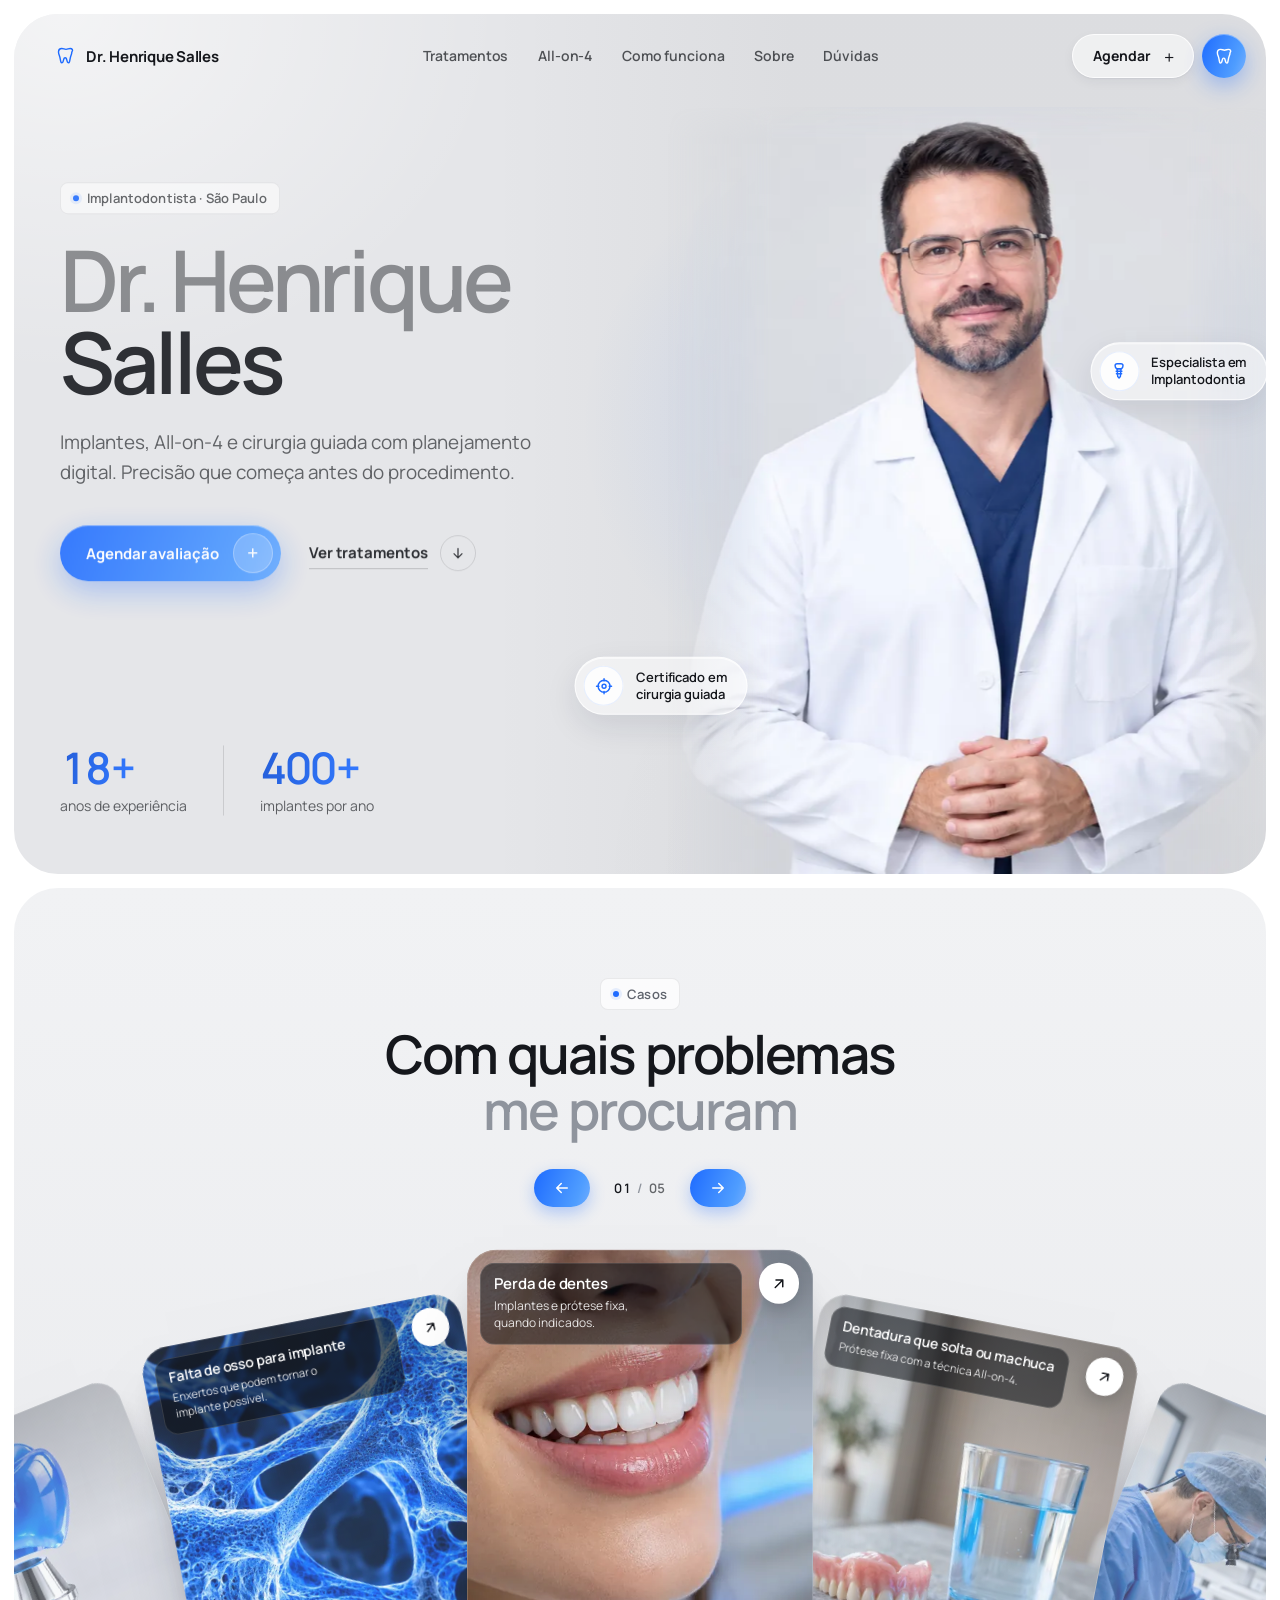
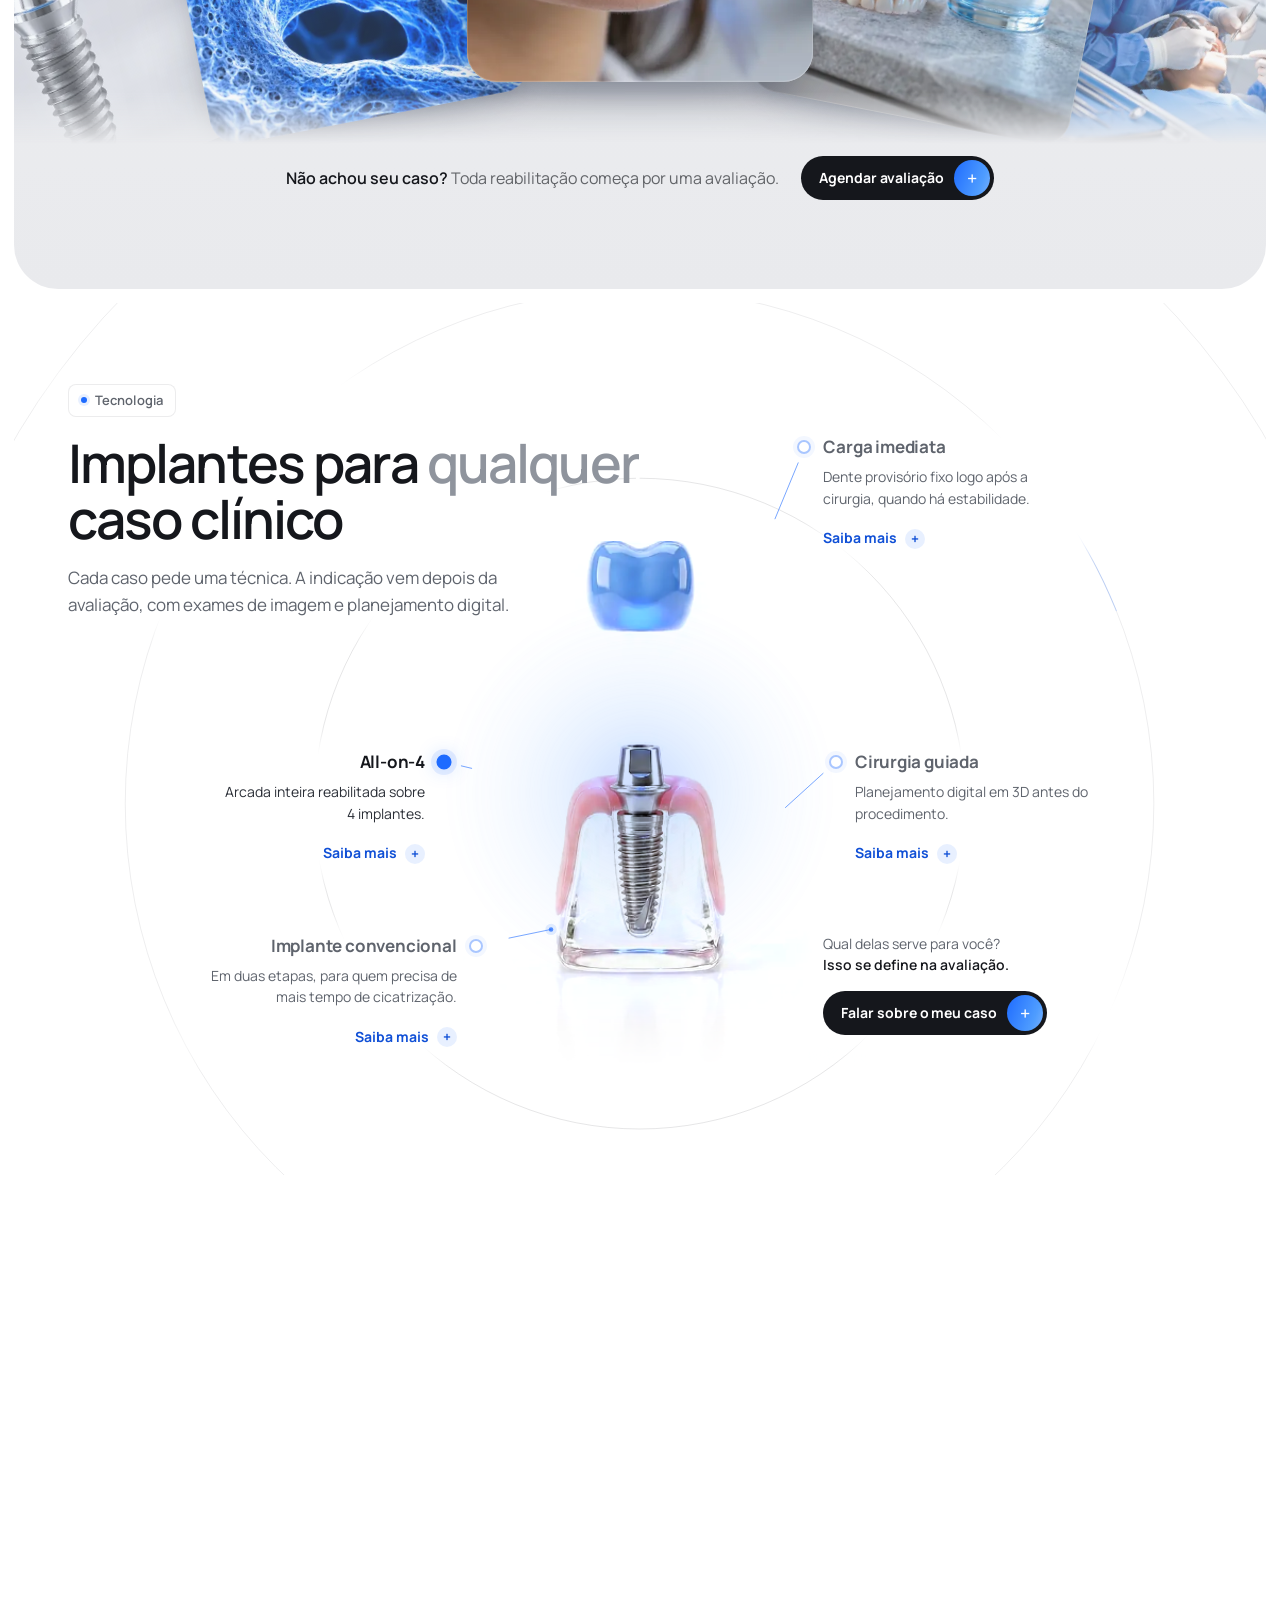
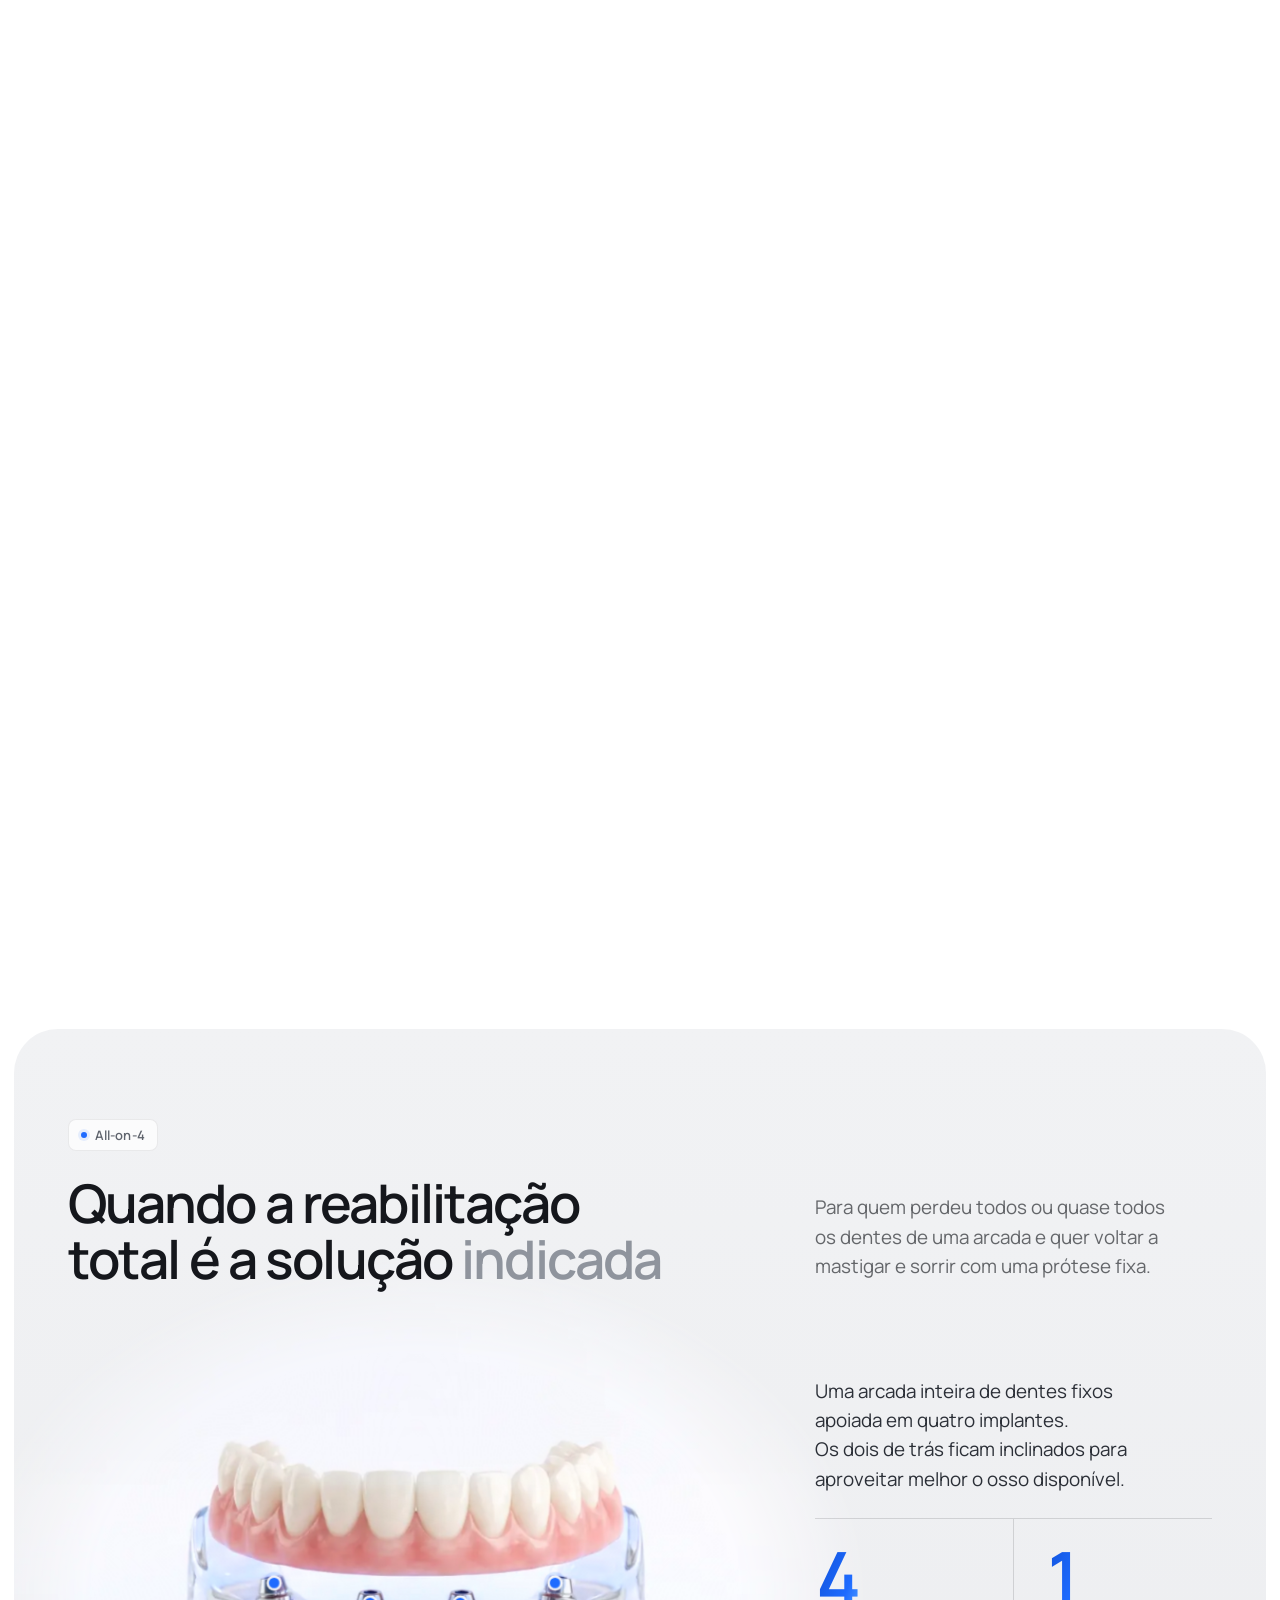
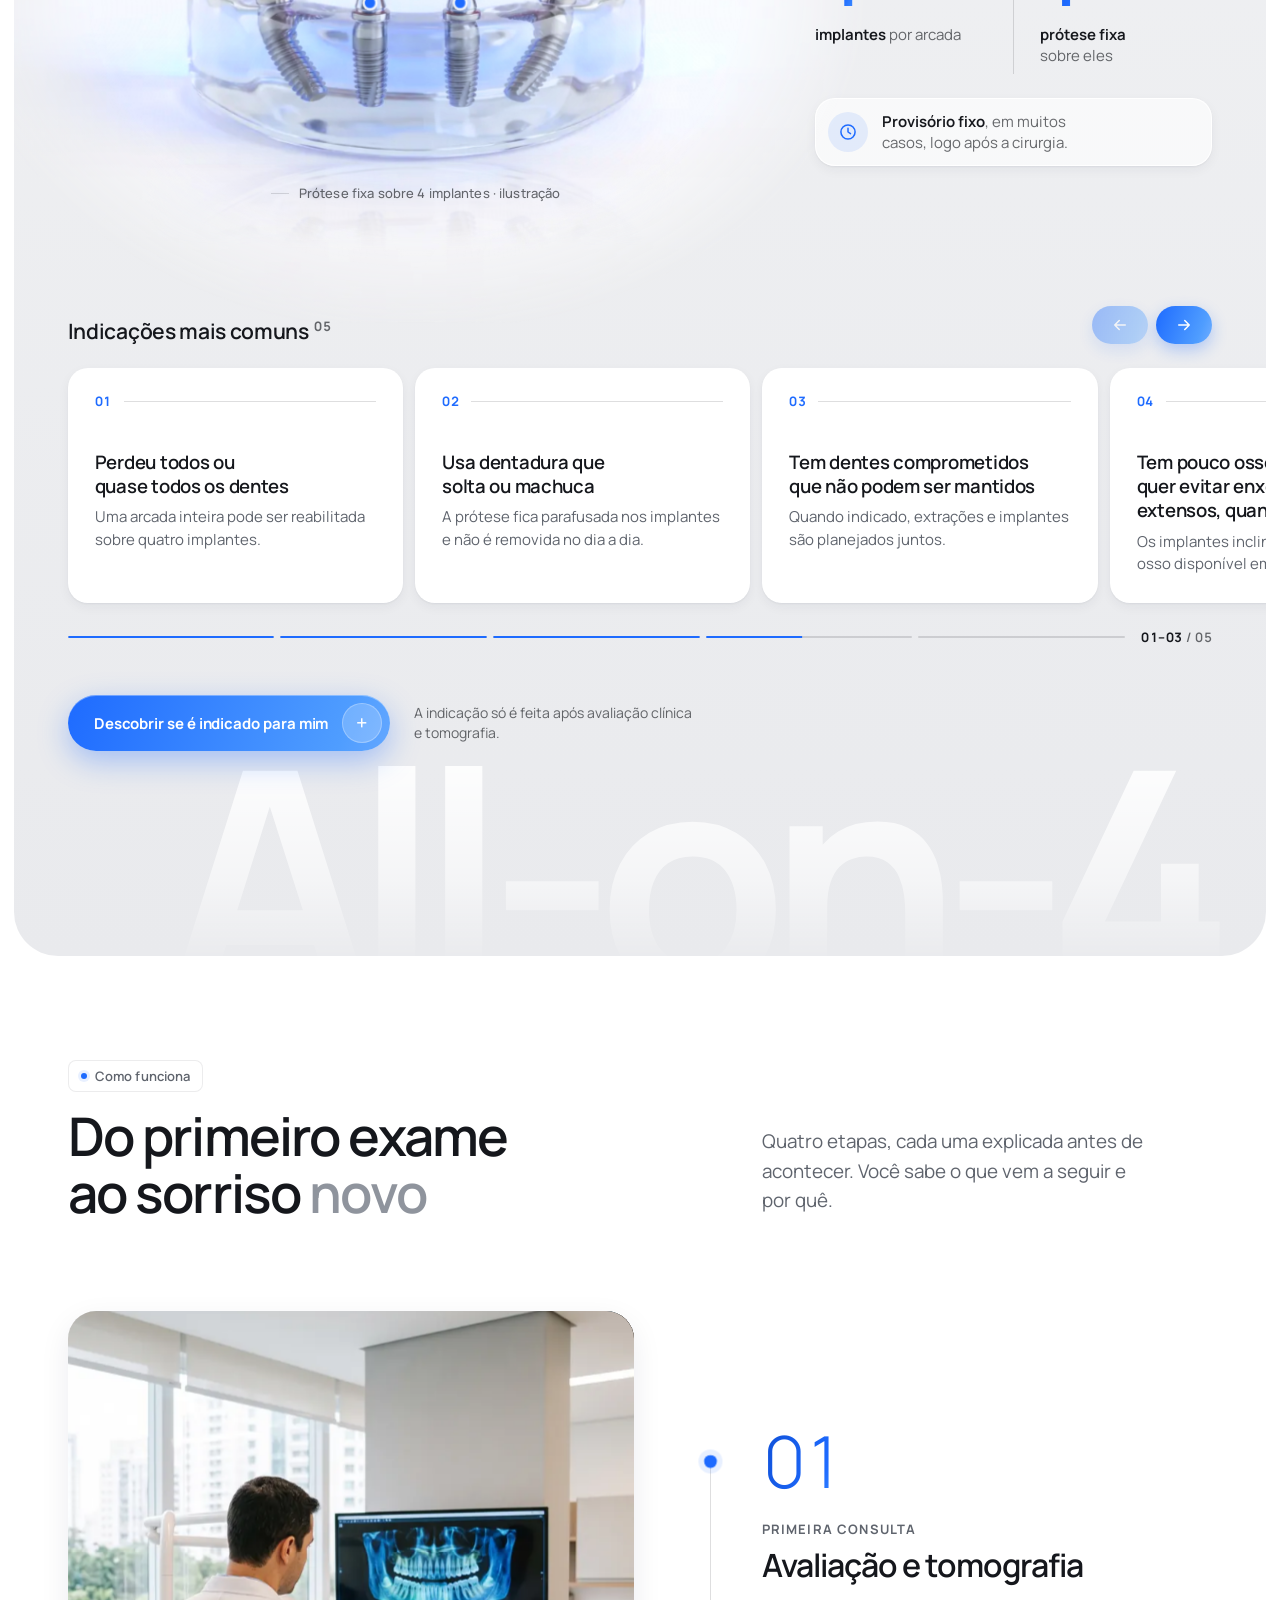
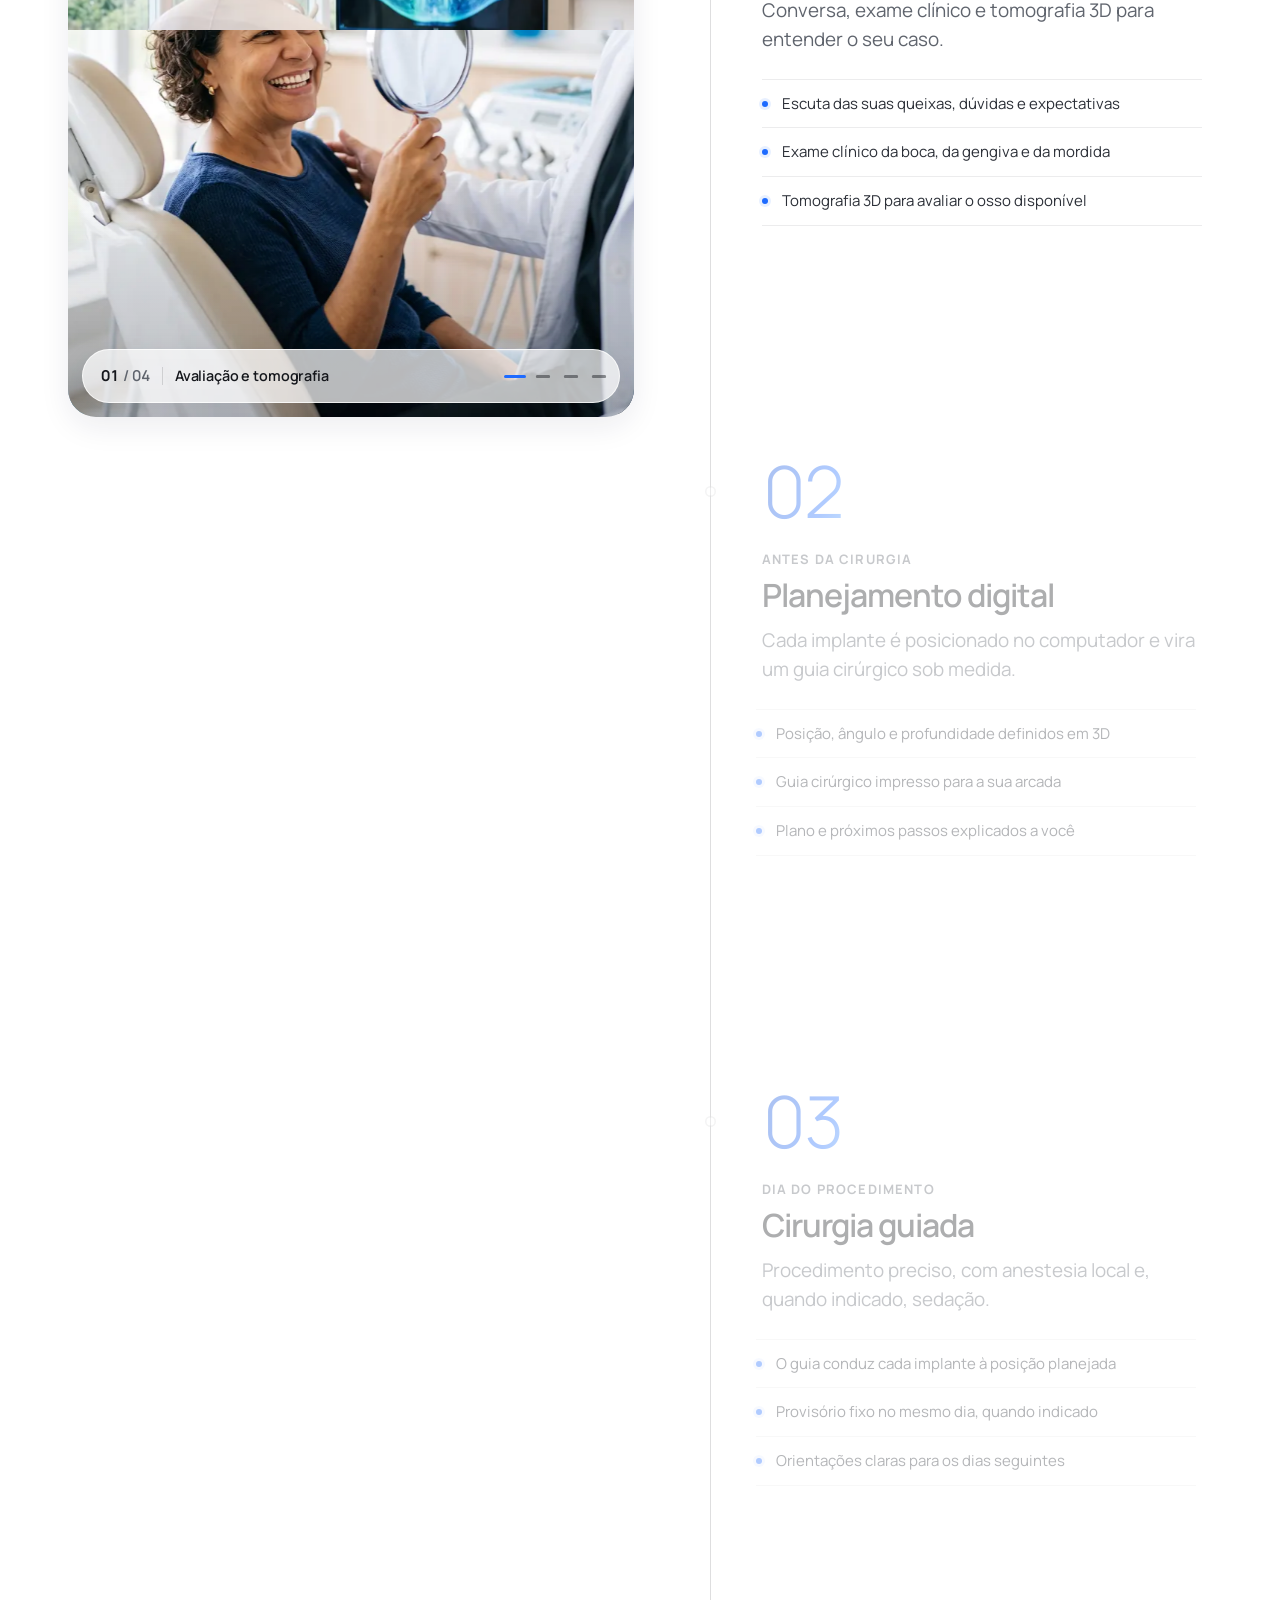
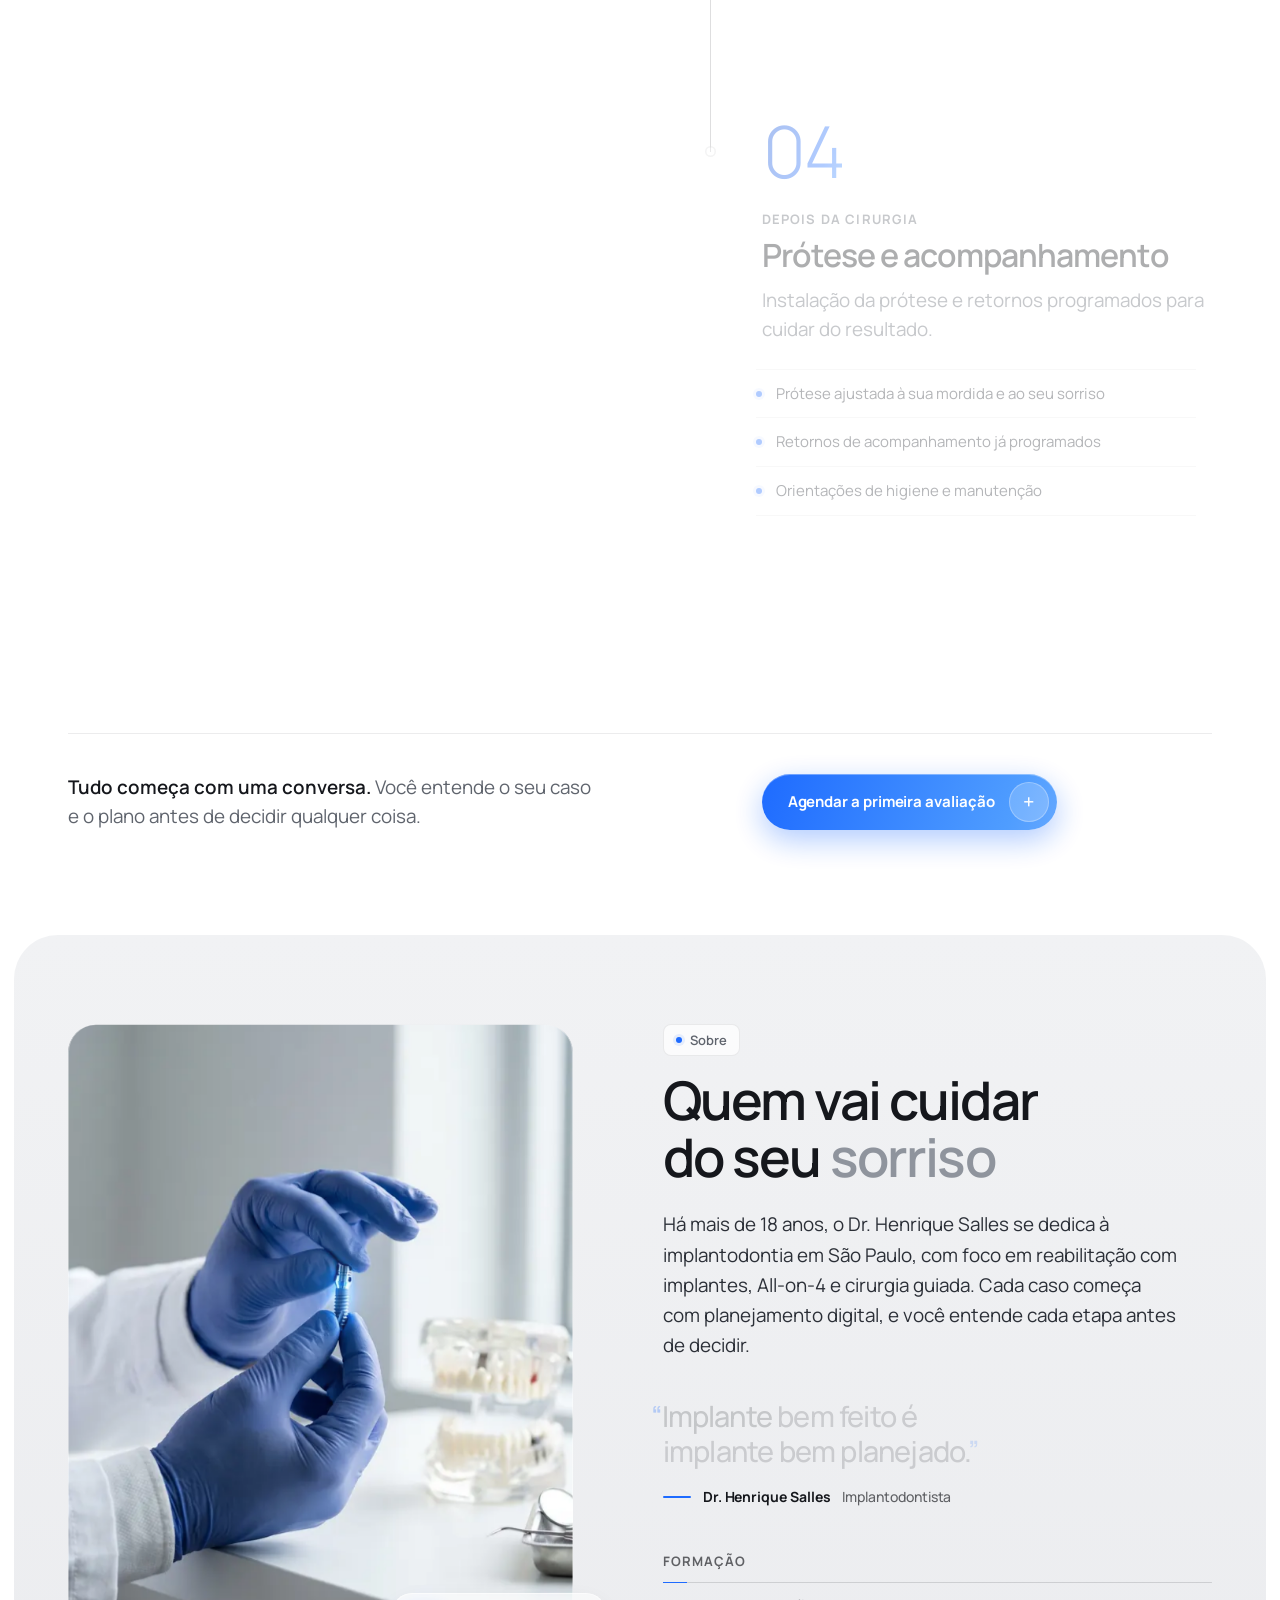
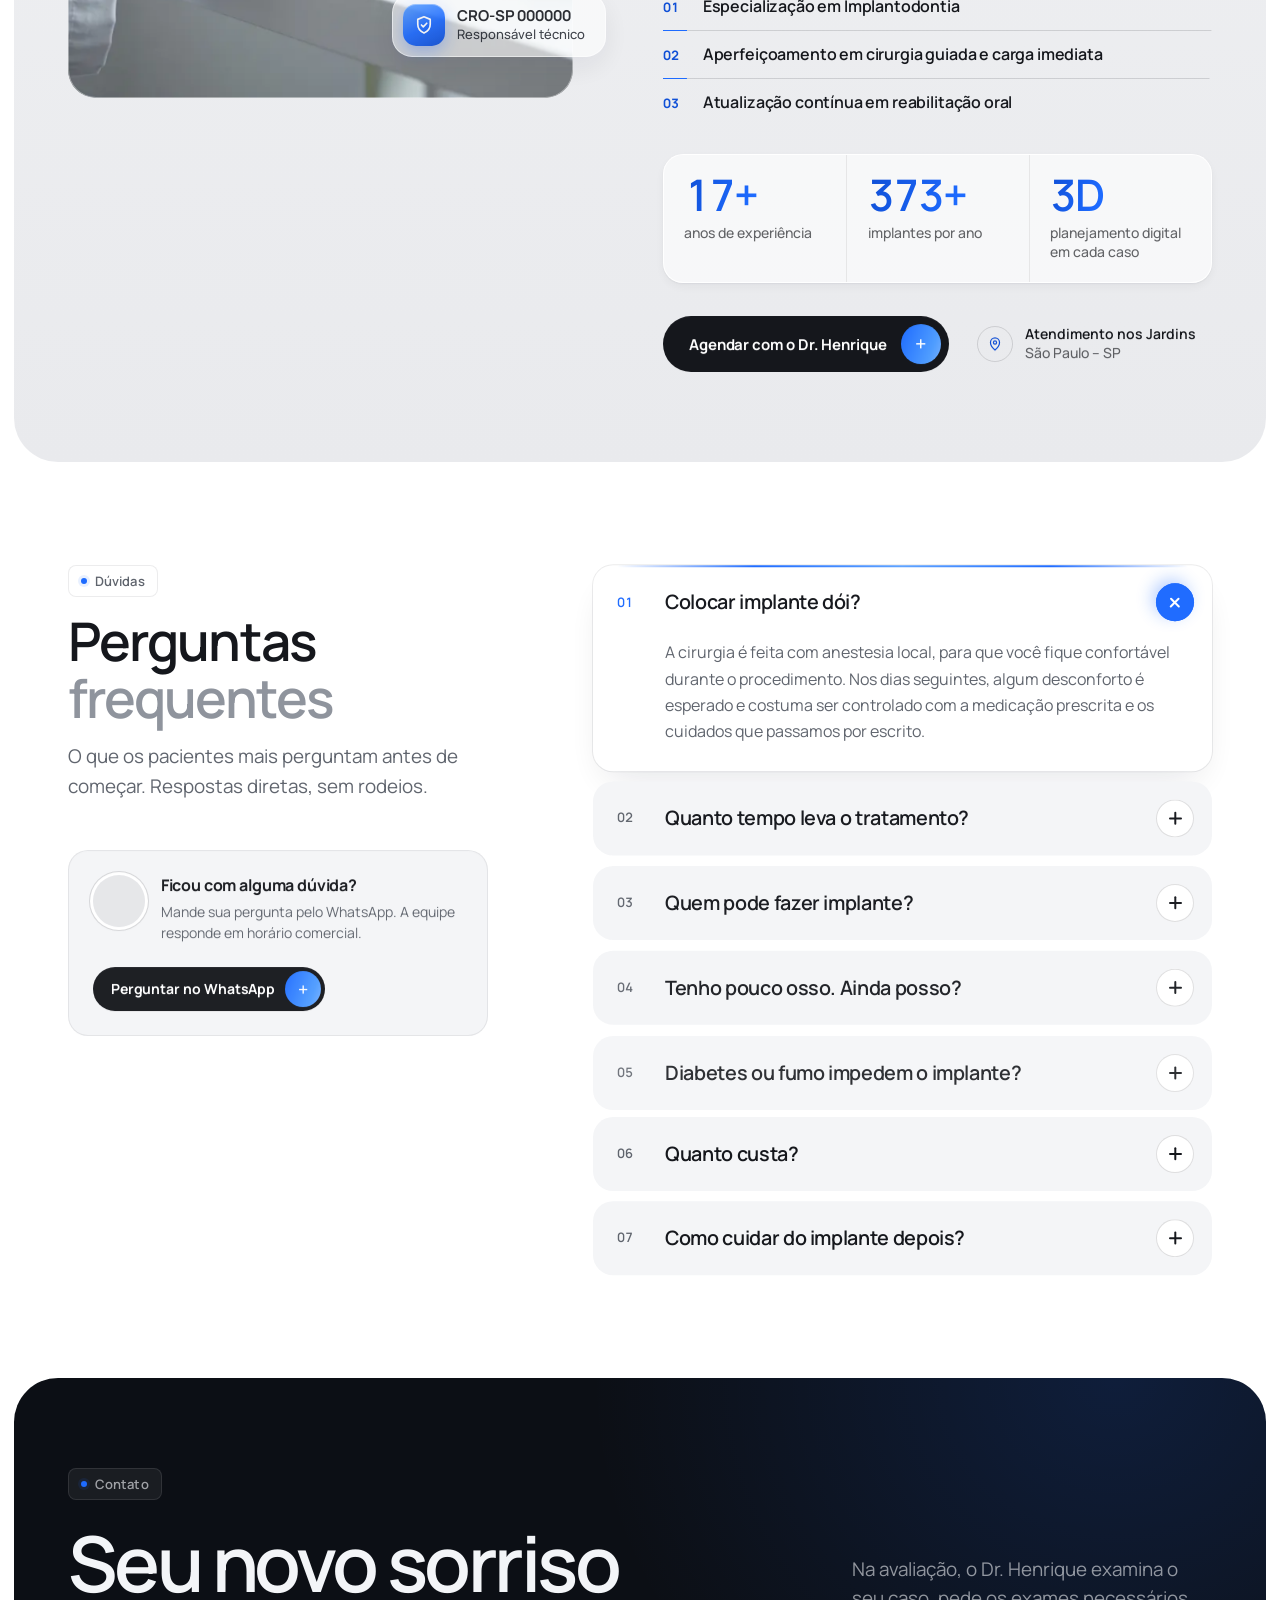
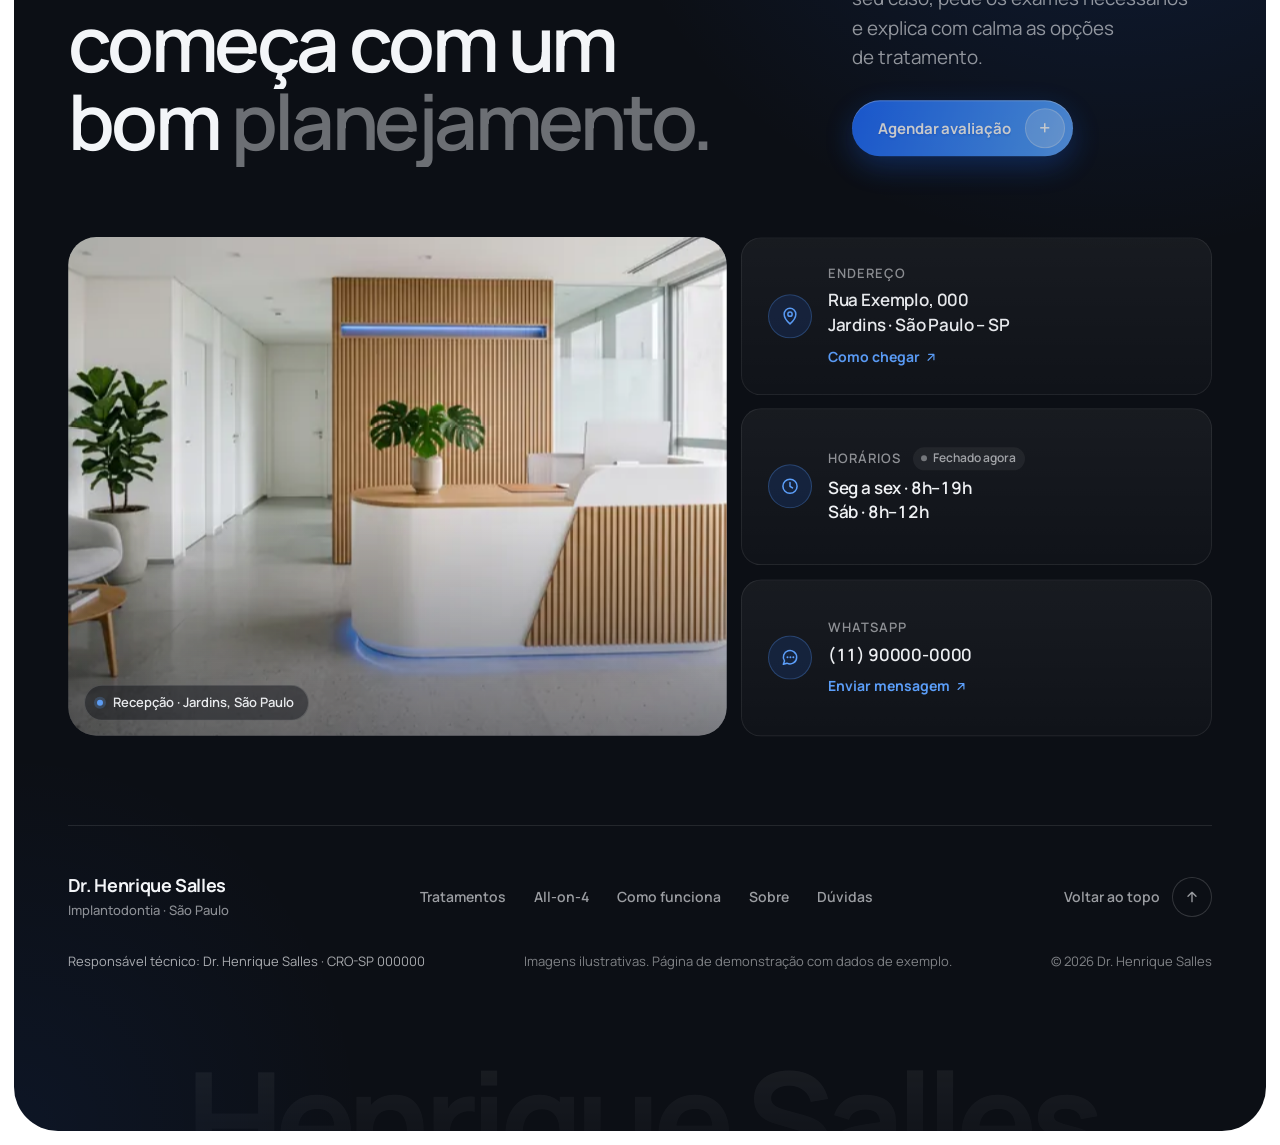
<file: Dr_Henrique_Salles_Unpacked/index.html>
<!doctype html>
<html lang="pt-BR">
  <head>
    <meta charset="utf-8" />
    <meta name="viewport" content="width=device-width, initial-scale=1, viewport-fit=cover" />
    <title>Dr. Henrique Salles · Implantodontista em São Paulo</title>
    <meta
      name="description"
      content="Implantes dentários, All-on-4, carga imediata e cirurgia guiada com planejamento digital. Agende sua avaliação com o Dr. Henrique Salles, implantodontista em São Paulo."
    />
    <meta name="theme-color" content="#e5e6e9" />
    <meta property="og:type" content="website" />
    <meta property="og:locale" content="pt_BR" />
    <meta property="og:title" content="Dr. Henrique Salles · Implantodontista em São Paulo" />
    <meta property="og:description" content="Implantes, All-on-4 e cirurgia guiada com planejamento digital em 3D." />
    <link rel="icon" href="./assets/favicon-D-kZIdQF.svg" type="image/svg+xml" />
    <!-- Antes da pintura: liga os estados iniciais das animações. Se o JS de
         movimento não subir em 8s, desliga, para nada ficar invisível. -->
    <script>
      (function () {
        var h = document.documentElement;
        h.classList.add('js');
        if (!window.matchMedia('(prefers-reduced-motion: reduce)').matches) {
          h.classList.add('js-motion');
          setTimeout(function () {
            if (!window.__movimentoOk) h.classList.remove('js-motion');
          }, 8000);
        }
      })();
    </script>
    <script type="application/ld+json">
      {
        "@context": "https://schema.org",
        "@type": "Dentist",
        "name": "Dr. Henrique Salles · Implantodontia",
        "description": "Implantes dentários, All-on-4, carga imediata e cirurgia guiada em São Paulo.",
        "address": { "@type": "PostalAddress", "addressLocality": "São Paulo", "addressRegion": "SP", "addressCountry": "BR" },
        "medicalSpecialty": "Dentistry"
      }
    </script>
    <script type="module" crossorigin src="./assets/index-pvOuaALi.js"></script>
    <link rel="stylesheet" crossorigin href="./assets/index-N7qcymKx.css">
  </head>
  <body>
    <a class="skip-link" href="#conteudo">Pular para o conteúdo</a>

    <main id="conteudo" class="paineis">
      <!-- =====================================================================
     Topo (hero + navegação) · três peças, CSS em sections/hero.css e JS em
     sections/hero.js:
     1) .hero-flutuante  pílula de vidro fixa no alto; aparece depois que o
                         topo sai da tela, some ao rolar para baixo e volta
                         ao rolar para cima.
     2) #hero-menu       menu do celular/tablet (diálogo); abre a partir do
                         botão de dois traços, que vira X.
     3) #topo            o painel cinza: nav, título, CTA, números e retrato.
     ===================================================================== -->
<div class="hero-flutuante" data-hero-flutuante inert>
  <div class="hero-flutuante-pilula">
    <a class="hero-marca" href="#topo">
      <svg class="hero-marca-simbolo" viewBox="0 0 24 24" fill="none" stroke="currentColor" stroke-width="1.7" stroke-linejoin="round" aria-hidden="true" focusable="false"><path d="M7 3C4.8 3 3 4.8 3 7.2c0 2.3.9 3.8 1.5 5.6.6 1.9.7 4.2 1.4 6.4.4 1.2 1.9 1.3 2.4.1.6-1.5.9-3.8 1.7-4.9.4-.5 1.6-.5 2 0 .8 1.1 1.1 3.4 1.7 4.9.5 1.2 2 1.1 2.4-.1.7-2.2.8-4.5 1.4-6.4.6-1.8 1.5-3.3 1.5-5.6C21 4.8 19.2 3 17 3c-1.9 0-3 1-5 1S8.9 3 7 3z" /></svg>
      <span class="hero-marca-nome">Dr. Henrique Salles</span>
    </a>
    <nav class="hero-links" aria-label="Atalhos da página">
      <a class="hero-link" href="#tratamentos">Tratamentos</a>
      <a class="hero-link" href="#all-on-4">All-on-4</a>
      <a class="hero-link" href="#jornada">Como funciona</a>
      <a class="hero-link" href="#sobre">Sobre</a>
      <a class="hero-link" href="#duvidas">Dúvidas</a>
    </nav>
    <a class="btn btn--sm btn--primario hero-flutuante-cta" data-wa="nav" href="#contato">
      <span class="btn__rotulo">Agendar</span>
      <span class="btn__icone" aria-hidden="true">+</span>
      <span class="sr-only">(abre o WhatsApp)</span>
    </a>
    <button type="button" class="hero-burger" data-hero-menu aria-controls="hero-menu" aria-expanded="false" aria-label="Menu">
      <span class="hero-burger-traco" aria-hidden="true"></span>
      <span class="hero-burger-traco" aria-hidden="true"></span>
    </button>
  </div>
</div>

<div class="hero-menu" id="hero-menu" role="dialog" aria-modal="true" aria-label="Menu">
  <div class="hero-menu-veu" data-hero-menu-fechar></div>
  <div class="hero-menu-painel" data-lenis-prevent>
    <div class="hero-menu-topo">
      <a class="hero-marca" href="#topo">
        <svg class="hero-marca-simbolo" viewBox="0 0 24 24" fill="none" stroke="currentColor" stroke-width="1.7" stroke-linejoin="round" aria-hidden="true" focusable="false"><path d="M7 3C4.8 3 3 4.8 3 7.2c0 2.3.9 3.8 1.5 5.6.6 1.9.7 4.2 1.4 6.4.4 1.2 1.9 1.3 2.4.1.6-1.5.9-3.8 1.7-4.9.4-.5 1.6-.5 2 0 .8 1.1 1.1 3.4 1.7 4.9.5 1.2 2 1.1 2.4-.1.7-2.2.8-4.5 1.4-6.4.6-1.8 1.5-3.3 1.5-5.6C21 4.8 19.2 3 17 3c-1.9 0-3 1-5 1S8.9 3 7 3z" /></svg>
        <span class="hero-marca-nome">Dr. Henrique Salles</span>
      </a>
      <button type="button" class="hero-burger hero-menu-fechar" aria-label="Fechar menu" data-hero-menu-fechar>
        <span class="hero-burger-traco" aria-hidden="true"></span>
        <span class="hero-burger-traco" aria-hidden="true"></span>
      </button>
    </div>

    <nav class="hero-menu-nav" aria-label="Menu principal">
      <ol class="hero-menu-lista" role="list">
        <li class="hero-menu-linha">
          <a class="hero-menu-link" href="#tratamentos"><span class="hero-menu-item"><span class="hero-menu-num" aria-hidden="true">01</span><span class="hero-menu-texto">Tratamentos</span><svg class="hero-menu-seta" viewBox="0 0 24 24" fill="none" stroke="currentColor" stroke-width="1.8" stroke-linecap="round" stroke-linejoin="round" aria-hidden="true" focusable="false"><path d="M7 17 17 7M9 7h8v8" /></svg></span></a>
        </li>
        <li class="hero-menu-linha">
          <a class="hero-menu-link" href="#all-on-4"><span class="hero-menu-item"><span class="hero-menu-num" aria-hidden="true">02</span><span class="hero-menu-texto">All-on-4</span><svg class="hero-menu-seta" viewBox="0 0 24 24" fill="none" stroke="currentColor" stroke-width="1.8" stroke-linecap="round" stroke-linejoin="round" aria-hidden="true" focusable="false"><path d="M7 17 17 7M9 7h8v8" /></svg></span></a>
        </li>
        <li class="hero-menu-linha">
          <a class="hero-menu-link" href="#jornada"><span class="hero-menu-item"><span class="hero-menu-num" aria-hidden="true">03</span><span class="hero-menu-texto">Como funciona</span><svg class="hero-menu-seta" viewBox="0 0 24 24" fill="none" stroke="currentColor" stroke-width="1.8" stroke-linecap="round" stroke-linejoin="round" aria-hidden="true" focusable="false"><path d="M7 17 17 7M9 7h8v8" /></svg></span></a>
        </li>
        <li class="hero-menu-linha">
          <a class="hero-menu-link" href="#sobre"><span class="hero-menu-item"><span class="hero-menu-num" aria-hidden="true">04</span><span class="hero-menu-texto">Sobre</span><svg class="hero-menu-seta" viewBox="0 0 24 24" fill="none" stroke="currentColor" stroke-width="1.8" stroke-linecap="round" stroke-linejoin="round" aria-hidden="true" focusable="false"><path d="M7 17 17 7M9 7h8v8" /></svg></span></a>
        </li>
        <li class="hero-menu-linha">
          <a class="hero-menu-link" href="#duvidas"><span class="hero-menu-item"><span class="hero-menu-num" aria-hidden="true">05</span><span class="hero-menu-texto">Dúvidas</span><svg class="hero-menu-seta" viewBox="0 0 24 24" fill="none" stroke="currentColor" stroke-width="1.8" stroke-linecap="round" stroke-linejoin="round" aria-hidden="true" focusable="false"><path d="M7 17 17 7M9 7h8v8" /></svg></span></a>
        </li>
      </ol>
    </nav>

    <div class="hero-menu-rodape">
      <a class="btn btn--primario btn--bloco hero-menu-cta" data-wa="nav" href="#contato">
        <span class="btn__rotulo">Agendar avaliação</span>
        <span class="btn__icone" aria-hidden="true">+</span>
        <span class="sr-only">(abre o WhatsApp)</span>
      </a>
      <p class="hero-menu-info">
        <span>Jardins · São Paulo – SP</span>
        <span>Seg a sex 8h–19h · Sáb 8h–12h</span>
      </p>
    </div>
  </div>
</div>

<section id="topo" class="painel hero" data-dobra="hero" aria-labelledby="topo-titulo">
  <div class="hero-fundo" aria-hidden="true"></div>

  <header class="hero-nav">
    <a class="hero-marca" href="#topo">
      <svg class="hero-marca-simbolo" viewBox="0 0 24 24" fill="none" stroke="currentColor" stroke-width="1.7" stroke-linejoin="round" aria-hidden="true" focusable="false"><path d="M7 3C4.8 3 3 4.8 3 7.2c0 2.3.9 3.8 1.5 5.6.6 1.9.7 4.2 1.4 6.4.4 1.2 1.9 1.3 2.4.1.6-1.5.9-3.8 1.7-4.9.4-.5 1.6-.5 2 0 .8 1.1 1.1 3.4 1.7 4.9.5 1.2 2 1.1 2.4-.1.7-2.2.8-4.5 1.4-6.4.6-1.8 1.5-3.3 1.5-5.6C21 4.8 19.2 3 17 3c-1.9 0-3 1-5 1S8.9 3 7 3z" /></svg>
      <span class="hero-marca-nome">Dr. Henrique Salles</span>
    </a>
    <nav class="hero-links" aria-label="Menu principal">
      <a class="hero-link" href="#tratamentos">Tratamentos</a>
      <a class="hero-link" href="#all-on-4">All-on-4</a>
      <a class="hero-link" href="#jornada">Como funciona</a>
      <a class="hero-link" href="#sobre">Sobre</a>
      <a class="hero-link" href="#duvidas">Dúvidas</a>
    </nav>
    <div class="hero-nav-acoes">
      <a class="btn btn--sm btn--vidro hero-agendar" data-wa="nav" href="#contato">
        <span class="btn__rotulo">Agendar</span>
        <span class="btn__icone" aria-hidden="true">+</span>
        <span class="sr-only">(abre o WhatsApp)</span>
      </a>
      <span class="hero-dente" aria-hidden="true">
        <svg viewBox="0 0 24 24" fill="none" stroke="currentColor" stroke-width="1.8" stroke-linejoin="round" focusable="false"><path d="M7 3C4.8 3 3 4.8 3 7.2c0 2.3.9 3.8 1.5 5.6.6 1.9.7 4.2 1.4 6.4.4 1.2 1.9 1.3 2.4.1.6-1.5.9-3.8 1.7-4.9.4-.5 1.6-.5 2 0 .8 1.1 1.1 3.4 1.7 4.9.5 1.2 2 1.1 2.4-.1.7-2.2.8-4.5 1.4-6.4.6-1.8 1.5-3.3 1.5-5.6C21 4.8 19.2 3 17 3c-1.9 0-3 1-5 1S8.9 3 7 3z" /></svg>
      </span>
      <button type="button" class="hero-burger" data-hero-menu aria-controls="hero-menu" aria-expanded="false" aria-label="Menu">
        <span class="hero-burger-traco" aria-hidden="true"></span>
        <span class="hero-burger-traco" aria-hidden="true"></span>
      </button>
    </div>
  </header>

  <div class="hero-grid">
    <div class="hero-intro">
      <p class="tag hero-tag">Implantodontista · São Paulo</p>
      <h1 id="topo-titulo" class="hero-titulo">
        <span class="hero-linha"><span class="hero-linha-in h-light">Dr. Henrique</span></span>
        <span class="hero-linha"><span class="hero-linha-in">Salles</span></span>
      </h1>
      <p class="hero-apoio">Implantes, All-on-4 e cirurgia guiada com planejamento digital. Precisão que começa antes do procedimento.</p>
    </div>

    <div class="hero-acoes">
      <div class="hero-acao hero-acao--cta">
        <a class="btn btn--primario hero-cta" data-wa="hero" href="#contato">
          <span class="btn__rotulo">Agendar avaliação</span>
          <span class="btn__icone" aria-hidden="true">+</span>
          <span class="sr-only">(abre o WhatsApp)</span>
        </a>
      </div>
      <div class="hero-acao">
        <a class="hero-secundario" href="#tratamentos">
          <span class="hero-secundario-texto">Ver tratamentos</span>
          <span class="hero-secundario-icone" aria-hidden="true"><svg viewBox="0 0 24 24" fill="none" stroke="currentColor" stroke-width="1.8" stroke-linecap="round" stroke-linejoin="round" focusable="false"><path d="M12 5v14M6 13l6 6 6-6" /></svg></span>
        </a>
      </div>
    </div>

    <ul class="hero-numeros" role="list">
      <li class="hero-numero">
        <strong class="hero-numero-valor num-shine" data-contar="18" data-sufixo="+">18+</strong>
        <span class="hero-numero-rotulo">anos de experiência</span>
      </li>
      <li class="hero-numero">
        <strong class="hero-numero-valor num-shine" data-contar="400" data-sufixo="+">400+</strong>
        <span class="hero-numero-rotulo">implantes por ano</span>
      </li>
    </ul>

    <div class="hero-retrato">
      <div class="hero-palco">
        <div class="hero-brilho" data-hero-prof="-10" aria-hidden="true"><span class="hero-brilho-in"></span></div>
        <div class="hero-foto">
          <img class="hero-foto-img" src="./assets/doutor-hero-816-DFy0Wsyb.webp" srcset="./assets/doutor-hero-480--Tjh75Rt.webp 480w, ./assets/doutor-hero-800-C3QTpBdg.webp 800w, ./assets/doutor-hero-816-DFy0Wsyb.webp 816w" sizes="(min-width: 1024px) 620px, (min-width: 641px) 540px, 110vw" alt="Dr. Henrique Salles de jaleco branco, sorrindo, com as mãos juntas" width="816" height="1024" fetchpriority="high" decoding="async" />
        </div>
        <div class="hero-selos">
          <div class="hero-selo hero-selo--a" data-hero-prof="8">
            <p class="hero-selo-corpo vidro">
              <span class="hero-selo-icone" aria-hidden="true"><svg viewBox="0 0 24 24" fill="none" stroke="currentColor" stroke-width="1.8" stroke-linecap="round" stroke-linejoin="round" focusable="false"><path d="M7 5.6C7 4.1 8.1 3 9.6 3h4.8C15.9 3 17 4.1 17 5.6c0 1.6-.8 2.9-2 3.9H9c-1.2-1-2-2.3-2-3.9Z" /><path d="M9.6 9.5h4.8l-.7 9.6L12 21l-1.7-1.9-.7-9.6Z" /><path d="M8.4 12.6h7.2M8.7 15.8h6.6" /></svg></span>
              <span class="hero-selo-texto">Especialista em <br />Implantodontia</span>
            </p>
          </div>
          <div class="hero-selo hero-selo--b" data-hero-prof="6">
            <p class="hero-selo-corpo vidro">
              <span class="hero-selo-icone" aria-hidden="true"><svg viewBox="0 0 24 24" fill="none" stroke="currentColor" stroke-width="1.8" stroke-linecap="round" focusable="false"><circle cx="12" cy="12" r="7.5" /><circle cx="12" cy="12" r="2.5" /><path d="M12 2.5v3M12 18.5v3M2.5 12h3M18.5 12h3" /></svg></span>
              <span class="hero-selo-texto">Certificado em <br />cirurgia guiada</span>
            </p>
          </div>
        </div>
      </div>
    </div>
  </div>
</section>

      <!-- Casos · "Com quais problemas me procuram": leque de 5 cards (carrossel circular). -->
<section id="casos" class="painel painel--surface casos" data-dobra="casos" aria-labelledby="casos-titulo">
  <div class="wrap">
    <header class="cabeca cabeca--centro casos-cabeca">
      <span class="tag" data-reveal>Casos</span>
      <h2 id="casos-titulo" data-split>Com quais problemas<br /><span class="h-light">me procuram</span></h2>
    </header>

    <div
      class="casos-carrossel"
      role="region"
      aria-roledescription="carrossel"
      aria-label="Problemas que tratamos"
      data-casos-carrossel
    >
      <div class="casos-controles" data-reveal data-reveal-delay="0.1">
        <button type="button" class="seta casos-seta" data-dir="prev" aria-controls="casos-deck" aria-label="Caso anterior">
          <svg viewBox="0 0 24 24" fill="none" stroke="currentColor" stroke-width="2" stroke-linecap="round" stroke-linejoin="round" aria-hidden="true"><path d="M19 12H5M11 6l-6 6 6 6" /></svg>
        </button>
        <p class="casos-contador" aria-hidden="true">
          <span class="casos-contador-atual"><span>01</span></span>
          <span class="casos-contador-sep">/</span>
          <span class="casos-contador-total">05</span>
        </p>
        <button type="button" class="seta casos-seta" data-dir="next" aria-controls="casos-deck" aria-label="Próximo caso">
          <svg viewBox="0 0 24 24" fill="none" stroke="currentColor" stroke-width="2" stroke-linecap="round" stroke-linejoin="round" aria-hidden="true"><path d="M5 12h14M13 6l6 6-6 6" /></svg>
        </button>
      </div>

      <p class="sr-only" aria-live="polite" aria-atomic="true" data-casos-status></p>

      <div class="casos-palco" data-casos-palco data-lenis-prevent-horizontal>
        <div class="casos-deck" id="casos-deck">
          <article class="casos-card" data-pos="0" role="group" aria-roledescription="slide" aria-label="1 de 5: Perda de dentes">
            <div class="casos-card-in">
              <div class="casos-card-media">
                <img
                  src="./assets/caso-perda-800-C9_Ry7cq.webp"
                  srcset="./assets/caso-perda-480-DmLsGG8z.webp 480w, ./assets/caso-perda-800-C9_Ry7cq.webp 800w, ./assets/caso-perda-816-BJWIRLCo.webp 816w"
                  sizes="(max-width: 720px) 262px, (max-width: 1380px) 27vw, 372px"
                  alt="Close de um sorriso feminino com dentes brancos e naturais"
                  width="816" height="1024" loading="lazy" decoding="async" draggable="false"
                />
              </div>
              <span class="casos-card-veu" aria-hidden="true"></span>
              <div class="casos-card-topo">
                <div class="casos-rotulo">
                  <h3>Perda de dentes</h3>
                  <p>Implantes e prótese fixa, quando indicados.</p>
                </div>
                <a class="casos-ir" href="#tratamentos" draggable="false" aria-label="Ver tratamentos para perda de dentes">
                  <svg viewBox="0 0 24 24" fill="none" stroke="currentColor" stroke-width="2" stroke-linecap="round" stroke-linejoin="round" aria-hidden="true"><path d="M7 17L17 7M8 7h9v9" /></svg>
                  <svg viewBox="0 0 24 24" fill="none" stroke="currentColor" stroke-width="2" stroke-linecap="round" stroke-linejoin="round" aria-hidden="true"><path d="M7 17L17 7M8 7h9v9" /></svg>
                </a>
              </div>
            </div>
          </article>

          <article class="casos-card" data-pos="1" role="group" aria-roledescription="slide" aria-label="2 de 5: Dentadura que solta ou machuca">
            <div class="casos-card-in">
              <div class="casos-card-media">
                <img
                  src="./assets/caso-dentadura-800-CucqhQfn.webp"
                  srcset="./assets/caso-dentadura-480-CBpZO6p7.webp 480w, ./assets/caso-dentadura-800-CucqhQfn.webp 800w, ./assets/caso-dentadura-1200-ig4veXyy.webp 1200w"
                  sizes="(max-width: 720px) 262px, (max-width: 1380px) 27vw, 372px"
                  alt="Dentadura sobre uma bancada de pedra, ao lado de um copo d'água"
                  width="800" height="993" loading="lazy" decoding="async" draggable="false"
                />
              </div>
              <span class="casos-card-veu" aria-hidden="true"></span>
              <div class="casos-card-topo">
                <div class="casos-rotulo">
                  <h3>Dentadura que solta ou machuca</h3>
                  <p>Prótese fixa com a técnica <span class="casos-nobr">All-on-4</span>.</p>
                </div>
                <a class="casos-ir" href="#all-on-4" draggable="false" aria-label="Ver o All-on-4 para quem usa dentadura">
                  <svg viewBox="0 0 24 24" fill="none" stroke="currentColor" stroke-width="2" stroke-linecap="round" stroke-linejoin="round" aria-hidden="true"><path d="M7 17L17 7M8 7h9v9" /></svg>
                  <svg viewBox="0 0 24 24" fill="none" stroke="currentColor" stroke-width="2" stroke-linecap="round" stroke-linejoin="round" aria-hidden="true"><path d="M7 17L17 7M8 7h9v9" /></svg>
                </a>
              </div>
            </div>
          </article>

          <article class="casos-card" data-pos="2" role="group" aria-roledescription="slide" aria-label="3 de 5: Extração e siso">
            <div class="casos-card-in">
              <div class="casos-card-media">
                <img
                  src="./assets/caso-extracao-800-DM-KvJUE.webp"
                  srcset="./assets/caso-extracao-480-C_xpPteo.webp 480w, ./assets/caso-extracao-800-DM-KvJUE.webp 800w, ./assets/caso-extracao-816-BtGuzO2o.webp 816w"
                  sizes="(max-width: 720px) 262px, (max-width: 1380px) 27vw, 372px"
                  alt="Dentista e assistente realizando uma cirurgia odontológica"
                  width="816" height="1024" loading="lazy" decoding="async" draggable="false"
                />
              </div>
              <span class="casos-card-veu" aria-hidden="true"></span>
              <div class="casos-card-topo">
                <div class="casos-rotulo">
                  <h3>Extração e siso</h3>
                  <p>Extrações planejadas, inclusive de sisos.</p>
                </div>
                <a class="casos-ir" href="#tratamentos" draggable="false" aria-label="Ver tratamentos para extração e siso">
                  <svg viewBox="0 0 24 24" fill="none" stroke="currentColor" stroke-width="2" stroke-linecap="round" stroke-linejoin="round" aria-hidden="true"><path d="M7 17L17 7M8 7h9v9" /></svg>
                  <svg viewBox="0 0 24 24" fill="none" stroke="currentColor" stroke-width="2" stroke-linecap="round" stroke-linejoin="round" aria-hidden="true"><path d="M7 17L17 7M8 7h9v9" /></svg>
                </a>
              </div>
            </div>
          </article>

          <article class="casos-card" data-pos="-2" role="group" aria-roledescription="slide" aria-label="4 de 5: Dentes quebrados ou desgastados">
            <div class="casos-card-in">
              <div class="casos-card-media">
                <img
                  src="./assets/caso-dentes-800-CxBkZc-N.webp"
                  srcset="./assets/caso-dentes-480-DTFqYfAU.webp 480w, ./assets/caso-dentes-800-CxBkZc-N.webp 800w, ./assets/caso-dentes-816-DqH12gbg.webp 816w"
                  sizes="(max-width: 720px) 262px, (max-width: 1380px) 27vw, 372px"
                  alt="Coroa dentária azul sobre um implante de titânio"
                  width="816" height="1024" loading="lazy" decoding="async" draggable="false"
                />
              </div>
              <span class="casos-card-veu" aria-hidden="true"></span>
              <div class="casos-card-topo">
                <div class="casos-rotulo">
                  <h3>Dentes quebrados ou desgastados</h3>
                  <p>Coroas que recuperam forma e função.</p>
                </div>
                <a class="casos-ir" href="#tratamentos" draggable="false" aria-label="Ver tratamentos para dentes quebrados ou desgastados">
                  <svg viewBox="0 0 24 24" fill="none" stroke="currentColor" stroke-width="2" stroke-linecap="round" stroke-linejoin="round" aria-hidden="true"><path d="M7 17L17 7M8 7h9v9" /></svg>
                  <svg viewBox="0 0 24 24" fill="none" stroke="currentColor" stroke-width="2" stroke-linecap="round" stroke-linejoin="round" aria-hidden="true"><path d="M7 17L17 7M8 7h9v9" /></svg>
                </a>
              </div>
            </div>
          </article>

          <article class="casos-card" data-pos="-1" role="group" aria-roledescription="slide" aria-label="5 de 5: Falta de osso para implante">
            <div class="casos-card-in">
              <div class="casos-card-media">
                <img
                  src="./assets/caso-osso-800-U6vr_Pfw.webp"
                  srcset="./assets/caso-osso-480-CbimVgAc.webp 480w, ./assets/caso-osso-800-U6vr_Pfw.webp 800w, ./assets/caso-osso-816-CdjOViCX.webp 816w"
                  sizes="(max-width: 720px) 262px, (max-width: 1380px) 27vw, 372px"
                  alt="Estrutura de tecido ósseo em azul, vista de perto"
                  width="816" height="1024" loading="lazy" decoding="async" draggable="false"
                />
              </div>
              <span class="casos-card-veu" aria-hidden="true"></span>
              <div class="casos-card-topo">
                <div class="casos-rotulo">
                  <h3>Falta de osso para implante</h3>
                  <p>Enxertos que podem tornar o implante possível.</p>
                </div>
                <a class="casos-ir" href="#tratamentos" draggable="false" aria-label="Ver tratamentos para falta de osso">
                  <svg viewBox="0 0 24 24" fill="none" stroke="currentColor" stroke-width="2" stroke-linecap="round" stroke-linejoin="round" aria-hidden="true"><path d="M7 17L17 7M8 7h9v9" /></svg>
                  <svg viewBox="0 0 24 24" fill="none" stroke="currentColor" stroke-width="2" stroke-linecap="round" stroke-linejoin="round" aria-hidden="true"><path d="M7 17L17 7M8 7h9v9" /></svg>
                </a>
              </div>
            </div>
          </article>
        </div>
      </div>
    </div>

    <div class="casos-rodape" data-reveal>
      <p class="casos-rodape-texto"><strong>Não achou seu caso?</strong> Toda reabilitação começa por uma avaliação.</p>
      <a class="btn btn--escuro btn--sm casos-cta" data-wa="casos" href="#contato">
        <span class="btn__rotulo">Agendar avaliação</span>
        <span class="btn__icone" aria-hidden="true">+</span>
        <span class="sr-only">(abre o WhatsApp)</span>
      </a>
    </div>
  </div>
</section>

      <!-- =====================================================================
     Tecnologia · "Implantes para qualquer caso clínico"
     Desktop (≥1024): a dobra fica presa e a rolagem conduz o vídeo do
     encaixe (canvas) enquanto os quatro pontos em volta acendem um a um,
     cada um ligado ao centro por uma linha fina.
     Celular/tablet: o vídeo anima ao atravessar a tela; os pontos viram cards.
     ===================================================================== -->
<section
  id="tratamentos"
  class="painel painel--branco tec"
  data-dobra="tecnologia"
  aria-labelledby="tratamentos-titulo"
>
  <div class="wrap tec-palco">
    <header class="cabeca tec-cabeca">
      <span class="tag">Tecnologia</span>
      <h2 id="tratamentos-titulo" data-split>
        Implantes para <span class="h-light">qualquer</span><br />
        caso clínico
      </h2>
      <p class="apoio tec-apoio" data-reveal data-reveal-delay="0.15">
        Cada caso pede uma técnica. A indicação vem depois da avaliação, com exames de imagem e planejamento digital.
      </p>
    </header>

    <div class="tec-orbita">
      <div class="tec-nucleo">
        <!-- Anéis: um SVG por anel; os que giram são camadas próprias (giro barato) -->
        <div class="tec-aneis" aria-hidden="true">
          <svg class="tec-aneis-svg tec-aneis-svg--3" viewBox="-139 -139 278 278" focusable="false">
            <circle class="tec-anel tec-anel--3" r="138" pathLength="1" transform="rotate(-90)" />
          </svg>
          <svg class="tec-aneis-svg tec-aneis-svg--2 tec-giro tec-giro--2" viewBox="-99 -99 198 198" focusable="false">
            <circle class="tec-anel tec-anel--2" r="98" pathLength="1" transform="rotate(-90)" />
            <circle class="tec-traco" r="98" pathLength="1" transform="rotate(-40)" />
          </svg>
          <svg class="tec-aneis-svg tec-aneis-svg--1 tec-giro tec-giro--1" viewBox="-63 -63 126 126" focusable="false">
            <circle class="tec-anel tec-anel--1" r="62" pathLength="1" transform="rotate(-90)" />
            <circle class="tec-traco tec-traco--1" r="62" pathLength="1" transform="rotate(140)" />
          </svg>
        </div>
        <div class="tec-brilho" aria-hidden="true"></div>
        <div
          class="tec-figura"
          role="img"
          aria-label="Ilustração: uma coroa dentária azul desce, encaixa sobre o implante e se ilumina"
        >
          <img
            class="tec-poster"
            src="./assets/implante-encaixe-800-Bivi3iRJ.webp"
            srcset="./assets/implante-encaixe-480-B-6QlvzC.webp 480w, ./assets/implante-encaixe-800-Bivi3iRJ.webp 800w, ./assets/implante-encaixe-1200-w3IeSqDw.webp 1200w"
            sizes="(min-width: 1024px) 600px, (min-width: 768px) 480px, 92vw"
            alt=""
            width="800"
            height="800"
            loading="lazy"
            decoding="async"
          />
          <canvas class="tec-canvas" aria-hidden="true"></canvas>
        </div>
      </div>

      <svg class="tec-linhas" aria-hidden="true" focusable="false">
        <path class="tec-linha" pathLength="1" d="M0 0" />
        <path class="tec-linha" pathLength="1" d="M0 0" />
        <path class="tec-linha" pathLength="1" d="M0 0" />
        <path class="tec-linha" pathLength="1" d="M0 0" />
        <g class="tec-no">
          <circle class="tec-no-halo" r="7" />
          <circle class="tec-no-ponto" r="2.75" />
        </g>
        <g class="tec-no">
          <circle class="tec-no-halo" r="7" />
          <circle class="tec-no-ponto" r="2.75" />
        </g>
        <g class="tec-no">
          <circle class="tec-no-halo" r="7" />
          <circle class="tec-no-ponto" r="2.75" />
        </g>
        <g class="tec-no">
          <circle class="tec-no-halo" r="7" />
          <circle class="tec-no-ponto" r="2.75" />
        </g>
      </svg>

      <ul class="tec-pontos" role="list">
        <li class="tec-ponto tec-ponto--1 tec-ponto--esq" data-ancora="-0.165 -0.03">
          <h3 class="tec-ponto-titulo"><span class="tec-bullet" aria-hidden="true"></span><span>All-on-4</span></h3>
          <p class="tec-ponto-texto">Arcada inteira reabilitada sobre 4 implantes.</p>
          <button type="button" class="link-mais tec-mais-btn" aria-expanded="false" aria-controls="tec-mais-1">
            <span>Saiba mais<span class="sr-only"> sobre All-on-4</span></span>
            <span class="link-mais__mais" aria-hidden="true">+</span>
          </button>
          <div class="tec-mais" id="tec-mais-1">
            <div class="tec-mais-in">
              <p>
                Indicado, após avaliação, para quem perdeu todos ou quase todos os dentes de uma arcada. A prótese fixa
                é instalada sobre quatro implantes em posições estratégicas.
              </p>
            </div>
          </div>
        </li>
        <li class="tec-ponto tec-ponto--2 tec-ponto--dir" data-ancora="0.115 -0.2">
          <h3 class="tec-ponto-titulo">
            <span class="tec-bullet" aria-hidden="true"></span><span>Carga imediata</span>
          </h3>
          <p class="tec-ponto-texto">Dente provisório fixo logo após a cirurgia, quando há estabilidade.</p>
          <button type="button" class="link-mais tec-mais-btn" aria-expanded="false" aria-controls="tec-mais-2">
            <span>Saiba mais<span class="sr-only"> sobre carga imediata</span></span>
            <span class="link-mais__mais" aria-hidden="true">+</span>
          </button>
          <div class="tec-mais" id="tec-mais-2">
            <div class="tec-mais-in">
              <p>
                Quando o osso oferece estabilidade suficiente, o provisório fixo é instalado logo depois do implante, em
                vez de você passar um período sem dentes.
              </p>
            </div>
          </div>
        </li>
        <li class="tec-ponto tec-ponto--3 tec-ponto--dir" data-ancora="0.175 0.1">
          <h3 class="tec-ponto-titulo">
            <span class="tec-bullet" aria-hidden="true"></span><span>Cirurgia guiada</span>
          </h3>
          <p class="tec-ponto-texto">Planejamento digital em 3D antes do procedimento.</p>
          <button type="button" class="link-mais tec-mais-btn" aria-expanded="false" aria-controls="tec-mais-3">
            <span>Saiba mais<span class="sr-only"> sobre cirurgia guiada</span></span>
            <span class="link-mais__mais" aria-hidden="true">+</span>
          </button>
          <div class="tec-mais" id="tec-mais-3">
            <div class="tec-mais-in">
              <p>
                A tomografia e o escaneamento da boca geram um guia cirúrgico sob medida, que orienta a posição
                planejada de cada implante.
              </p>
            </div>
          </div>
        </li>
        <li class="tec-ponto tec-ponto--4 tec-ponto--esq" data-ancora="-0.17 0.24">
          <h3 class="tec-ponto-titulo">
            <span class="tec-bullet" aria-hidden="true"></span><span>Implante convencional</span>
          </h3>
          <p class="tec-ponto-texto">Em duas etapas, para quem precisa de mais tempo de cicatrização.</p>
          <button type="button" class="link-mais tec-mais-btn" aria-expanded="false" aria-controls="tec-mais-4">
            <span>Saiba mais<span class="sr-only"> sobre implante convencional</span></span>
            <span class="link-mais__mais" aria-hidden="true">+</span>
          </button>
          <div class="tec-mais" id="tec-mais-4">
            <div class="tec-mais-in">
              <p>
                O implante fica alguns meses se integrando ao osso e só então recebe a coroa. Costuma ser o caminho
                quando o osso precisa de mais tempo.
              </p>
            </div>
          </div>
        </li>
      </ul>
    </div>

    <div class="tec-fim">
      <p class="tec-fim-texto">Qual delas serve para você? <span>Isso se define na avaliação.</span></p>
      <a class="btn btn--escuro btn--sm tec-cta" data-wa="tecnologia" href="#contato">
        <span class="btn__rotulo">Falar sobre o meu caso</span>
        <span class="btn__icone" aria-hidden="true">+</span>
      </a>
    </div>
  </div>
</section>

      <!-- ======================================================================
     All-on-4 · quando a reabilitação total é a solução indicada
     Peça central (prótese sobre 4 implantes) com brilho e reflexo, três
     fatos ao lado, faixa arrastável de indicações e marca d'água gigante.
     JS: src/js/sections/allon4.js · CSS: src/styles/sections/allon4.css
     ====================================================================== -->
<section id="all-on-4" class="painel painel--surface a4" data-dobra="allon4" aria-labelledby="all-on-4-titulo">
  <div class="wrap">
    <header class="cabeca a4-cabeca">
      <span class="tag" data-reveal="fade">All-on-4</span>
      <h2 id="all-on-4-titulo" data-split>Quando a reabilitação total é a solução <span class="h-light">indicada</span></h2>
      <p class="apoio a4-apoio" data-reveal data-reveal-delay="0.15">
        Para quem perdeu todos ou quase todos os dentes de uma arcada e quer voltar a mastigar e sorrir com uma prótese fixa.
      </p>
    </header>

    <div class="a4-palco">
      <figure class="a4-peca">
        <div class="a4-cena">
          <div class="a4-quadro">
            <span class="a4-luz" aria-hidden="true"></span>
            <span class="a4-brilho" aria-hidden="true"></span>
            <img
              class="a4-img"
              src="./assets/allon4-1200-Dwr5MhEh.webp"
              srcset="./assets/allon4-480-BOBcooyT.webp 480w, ./assets/allon4-800-Jlfa0PEk.webp 800w, ./assets/allon4-1200-Dwr5MhEh.webp 1200w, ./assets/allon4-1600-GhpQWq3V.webp 1600w"
              sizes="(min-width: 1600px) 1000px, (min-width: 1024px) 64vw, 130vw"
              width="1600"
              height="1195"
              alt="Prótese de arcada inteira, com dentes e gengiva, fixada sobre quatro implantes em um modelo transparente de mandíbula"
              loading="lazy"
              decoding="async"
            />
            <img
              class="a4-reflexo"
              src="./assets/allon4-1200-Dwr5MhEh.webp"
              srcset="./assets/allon4-480-BOBcooyT.webp 480w, ./assets/allon4-800-Jlfa0PEk.webp 800w, ./assets/allon4-1200-Dwr5MhEh.webp 1200w, ./assets/allon4-1600-GhpQWq3V.webp 1600w"
              sizes="(min-width: 1600px) 1000px, (min-width: 1024px) 64vw, 130vw"
              width="1600"
              height="1195"
              alt=""
              aria-hidden="true"
              loading="lazy"
              decoding="async"
            />
            <span class="a4-ponto" data-grupo="implantes" style="--x: 34.4%; --y: 50.2%; --i: 0" aria-hidden="true"></span>
            <span class="a4-ponto" data-grupo="implantes" style="--x: 45%; --y: 53%; --i: 1" aria-hidden="true"></span>
            <span class="a4-ponto" data-grupo="implantes" style="--x: 54.9%; --y: 53%; --i: 2" aria-hidden="true"></span>
            <span class="a4-ponto" data-grupo="implantes" style="--x: 65.3%; --y: 50.2%; --i: 3" aria-hidden="true"></span>
            <span class="a4-ponto a4-ponto--protese" data-grupo="protese" style="--x: 50%; --y: 45.6%" aria-hidden="true"></span>
          </div>
        </div>
        <figcaption class="a4-legenda">
          <span class="a4-legenda-traco" aria-hidden="true"></span>
          Prótese fixa sobre 4 implantes · ilustração
        </figcaption>
      </figure>

      <div class="a4-lado">
        <p class="a4-explica" data-reveal>
          Uma arcada inteira de dentes fixos apoiada em quatro implantes. Os&nbsp;dois de trás ficam inclinados para aproveitar melhor o&nbsp;osso disponível.
        </p>

        <dl class="a4-fatos">
          <div class="a4-fato" data-alvo="implantes" data-reveal>
            <dt class="a4-fato-num"><span class="num-shine">4</span></dt>
            <dd class="a4-fato-txt"><strong>implantes</strong> por arcada</dd>
          </div>
          <div class="a4-fato" data-alvo="protese" data-reveal data-reveal-delay="0.08">
            <dt class="a4-fato-num"><span class="num-shine">1</span></dt>
            <dd class="a4-fato-txt"><strong>prótese fixa</strong> sobre eles</dd>
          </div>
        </dl>

        <p class="a4-nota" data-alvo="todos" data-reveal data-reveal-delay="0.16">
          <span class="a4-nota-icone" aria-hidden="true">
            <svg viewBox="0 0 24 24" fill="none" stroke="currentColor" stroke-width="1.8" stroke-linecap="round" stroke-linejoin="round">
              <circle cx="12" cy="12" r="8.5" />
              <path d="M12 7.5V12l3 2" />
            </svg>
          </span>
          <span><strong>Provisório fixo</strong>, em muitos casos, logo após a cirurgia.</span>
        </p>
      </div>
    </div>
  </div>

  <!-- Indicações: faixa arrastável (desktop) / carrossel com snap (toque).
       Cada card é focável: Tab passa por eles e a faixa rola até o card;
       com o foco na faixa, ← → Home End também navegam. -->
  <div class="wrap a4-topo-faixa">
    <h3 class="a4-faixa-titulo" id="a4-indicacoes-titulo" data-reveal>
      Indicações mais comuns <span class="a4-faixa-conta" aria-hidden="true">05</span>
    </h3>
    <div class="a4-setas" data-reveal data-reveal-delay="0.1">
      <button class="seta" type="button" data-dir="prev" aria-controls="a4-faixa" aria-label="Indicação anterior">
        <svg viewBox="0 0 24 24" fill="none" stroke="currentColor" stroke-width="2" stroke-linecap="round" stroke-linejoin="round" aria-hidden="true"><path d="M19 12H5M11 6l-6 6 6 6" /></svg>
      </button>
      <button class="seta" type="button" data-dir="next" aria-controls="a4-faixa" aria-label="Próxima indicação">
        <svg viewBox="0 0 24 24" fill="none" stroke="currentColor" stroke-width="2" stroke-linecap="round" stroke-linejoin="round" aria-hidden="true"><path d="M5 12h14M13 6l6 6-6 6" /></svg>
      </button>
    </div>
  </div>

  <div class="a4-faixa" id="a4-faixa" role="region" aria-labelledby="a4-indicacoes-titulo" data-lenis-prevent-horizontal>
    <ol class="a4-cards" role="list">
      <li class="a4-card" tabindex="0" aria-labelledby="a4-ind-1" aria-describedby="a4-ind-1-txt">
        <div class="a4-card-corpo">
          <span class="a4-card-num" aria-hidden="true"><span>01</span><i></i></span>
          <h4 class="a4-card-titulo" id="a4-ind-1">Perdeu todos ou quase todos os dentes</h4>
          <p class="a4-card-txt" id="a4-ind-1-txt">Uma arcada inteira pode ser reabilitada sobre quatro implantes.</p>
        </div>
      </li>
      <li class="a4-card" tabindex="0" aria-labelledby="a4-ind-2" aria-describedby="a4-ind-2-txt">
        <div class="a4-card-corpo">
          <span class="a4-card-num" aria-hidden="true"><span>02</span><i></i></span>
          <h4 class="a4-card-titulo" id="a4-ind-2">Usa dentadura que solta ou machuca</h4>
          <p class="a4-card-txt" id="a4-ind-2-txt">A prótese fica parafusada nos implantes e não é removida no dia a dia.</p>
        </div>
      </li>
      <li class="a4-card" tabindex="0" aria-labelledby="a4-ind-3" aria-describedby="a4-ind-3-txt">
        <div class="a4-card-corpo">
          <span class="a4-card-num" aria-hidden="true"><span>03</span><i></i></span>
          <h4 class="a4-card-titulo" id="a4-ind-3">Tem dentes comprometidos que não podem ser mantidos</h4>
          <p class="a4-card-txt" id="a4-ind-3-txt">Quando indicado, extrações e implantes são planejados juntos.</p>
        </div>
      </li>
      <li class="a4-card" tabindex="0" aria-labelledby="a4-ind-4" aria-describedby="a4-ind-4-txt">
        <div class="a4-card-corpo">
          <span class="a4-card-num" aria-hidden="true"><span>04</span><i></i></span>
          <h4 class="a4-card-titulo" id="a4-ind-4">Tem pouco osso e quer evitar enxertos extensos, quando possível</h4>
          <p class="a4-card-txt" id="a4-ind-4-txt">Os implantes inclinados aproveitam o osso disponível em muitos casos.</p>
        </div>
      </li>
      <li class="a4-card" tabindex="0" aria-labelledby="a4-ind-5" aria-describedby="a4-ind-5-txt">
        <div class="a4-card-corpo">
          <span class="a4-card-num" aria-hidden="true"><span>05</span><i></i></span>
          <h4 class="a4-card-titulo" id="a4-ind-5">Quer reduzir o tempo sem dentes</h4>
          <p class="a4-card-txt" id="a4-ind-5-txt">Em muitos casos, um provisório fixo é instalado logo após a cirurgia.</p>
        </div>
      </li>
    </ol>
  </div>

  <div class="wrap a4-base">
    <div class="a4-progresso" aria-hidden="true" data-reveal="fade">
      <span class="a4-progresso-trilho"></span>
      <span class="a4-progresso-num"><b class="a4-progresso-atual">01</b> / 05</span>
    </div>

    <div class="a4-cta" data-reveal>
      <a class="btn btn--primario a4-btn" data-wa="allon4" href="#contato">
        <span class="btn__rotulo">Descobrir se é indicado para mim</span>
        <span class="btn__icone" aria-hidden="true">+</span>
      </a>
      <p class="a4-cta-nota">A indicação só é feita após avaliação clínica e tomografia.</p>
    </div>
  </div>

  <p class="a4-marca" aria-hidden="true"><span class="a4-marca-txt">All-on-4</span></p>
</section>

      <!-- Jornada · "Como funciona"
     Desktop (≥1024, com movimento): moldura fixa à esquerda troca a imagem
     conforme cada etapa passa; etapas à direita com trilho azul.
     Celular/tablet e movimento reduzido: linha do tempo com imagem por etapa. -->
<section id="jornada" class="painel painel--branco jor" data-dobra="jornada" aria-labelledby="jornada-titulo">
  <div class="wrap">
    <header class="jor-cabeca">
      <div class="cabeca">
        <span class="tag" data-reveal="fade">Como funciona</span>
        <h2 id="jornada-titulo" data-split>Do primeiro exame ao sorriso <span class="h-light">novo</span></h2>
      </div>
      <p class="jor-apoio" data-reveal data-reveal-delay="0.15">Quatro etapas, cada uma explicada antes de acontecer. Você sabe o que vem a seguir e por quê.</p>
    </header>

    <div class="jor-corpo">
      <!-- Moldura fixa (só no desktop com movimento). As imagens daqui repetem as
           de cada etapa, por isso alt vazio; carregam só quando a moldura aparece. -->
      <div class="jor-palco">
        <div class="jor-moldura">
          <div class="jor-quadros">
            <figure class="jor-quadro" data-i="0">
              <img src="./assets/jornada-avaliacao-1200-BiV5ZAd9.webp" srcset="./assets/jornada-avaliacao-800-Ch9K3yTM.webp 800w, ./assets/jornada-avaliacao-1200-BiV5ZAd9.webp 1200w, ./assets/jornada-avaliacao-1600-DFMbwx0O.webp 1600w" sizes="(min-width: 1600px) 620px, 44vw" alt="" width="1600" height="1986" loading="lazy" decoding="async" />
            </figure>
            <figure class="jor-quadro" data-i="1">
              <img src="./assets/jornada-guia-1200-CdpwUhtM.webp" srcset="./assets/jornada-guia-800-hroXrhuz.webp 800w, ./assets/jornada-guia-1200-CdpwUhtM.webp 1200w, ./assets/jornada-guia-1600-D-Ba6oGW.webp 1600w" sizes="(min-width: 1600px) 620px, 44vw" alt="" width="1600" height="1986" loading="lazy" decoding="async" />
            </figure>
            <figure class="jor-quadro" data-i="2">
              <img src="./assets/jornada-cirurgia-1200-T7fs7Z-R.webp" srcset="./assets/jornada-cirurgia-800-JIstsODn.webp 800w, ./assets/jornada-cirurgia-1200-T7fs7Z-R.webp 1200w, ./assets/jornada-cirurgia-1600-BmnsjxU0.webp 1600w" sizes="(min-width: 1600px) 620px, 44vw" alt="" width="1600" height="1986" loading="lazy" decoding="async" />
            </figure>
            <figure class="jor-quadro" data-i="3">
              <img src="./assets/jornada-protese-1200-CbfErnEQ.webp" srcset="./assets/jornada-protese-800-CF3f4I3Z.webp 800w, ./assets/jornada-protese-1200-CbfErnEQ.webp 1200w, ./assets/jornada-protese-1600-B56g6dxM.webp 1600w" sizes="(min-width: 1600px) 620px, 44vw" alt="" width="1600" height="1986" loading="lazy" decoding="async" />
            </figure>
          </div>

          <div class="jor-legenda vidro">
            <p class="jor-legenda__conta" aria-hidden="true">
              <span class="jor-legenda__rolo"><span class="jor-legenda__fita"><span>01</span><span>02</span><span>03</span><span>04</span></span></span>
              <span class="jor-legenda__total">/ 04</span>
            </p>
            <span class="jor-legenda__sep" aria-hidden="true"></span>
            <p class="jor-legenda__nomes" aria-hidden="true">
              <span class="jor-legenda__nome is-ativo">Avaliação e tomografia</span>
              <span class="jor-legenda__nome">Planejamento digital</span>
              <span class="jor-legenda__nome">Cirurgia guiada</span>
              <span class="jor-legenda__nome">Prótese e acompanhamento</span>
            </p>
            <nav class="jor-nav" aria-label="Etapas do tratamento">
              <button type="button" class="jor-nav__btn" aria-label="Ir para a etapa 1: Avaliação e tomografia" aria-current="step"><span></span></button>
              <button type="button" class="jor-nav__btn" aria-label="Ir para a etapa 2: Planejamento digital"><span></span></button>
              <button type="button" class="jor-nav__btn" aria-label="Ir para a etapa 3: Cirurgia guiada"><span></span></button>
              <button type="button" class="jor-nav__btn" aria-label="Ir para a etapa 4: Prótese e acompanhamento"><span></span></button>
            </nav>
          </div>
        </div>
      </div>

      <div class="jor-etapas">
        <div class="jor-trilho" aria-hidden="true"><span class="jor-trilho__fill"></span></div>

        <ol class="jor-passos" role="list">
          <li class="jor-passo is-ativo is-feito" id="jornada-etapa-1">
            <figure class="jor-passo__midia">
              <img src="./assets/jornada-avaliacao-800-Ch9K3yTM.webp" srcset="./assets/jornada-avaliacao-480-cyBTDHEp.webp 480w, ./assets/jornada-avaliacao-800-Ch9K3yTM.webp 800w, ./assets/jornada-avaliacao-1200-BiV5ZAd9.webp 1200w" sizes="(min-width: 1600px) 620px, (min-width: 1024px) 44vw, (min-width: 640px) 38vw, calc(100vw - 86px)" alt="Dentista mostra a tomografia 3D na tela para uma paciente sentada na cadeira" width="1600" height="1986" loading="lazy" decoding="async" />
            </figure>
            <div class="jor-passo__corpo">
              <span class="jor-passo__no" aria-hidden="true"></span>
              <span class="jor-passo__num num-shine" aria-hidden="true">01</span>
              <p class="jor-passo__quando">Primeira consulta</p>
              <h3 tabindex="-1"><span class="sr-only">Etapa 1: </span>Avaliação e tomografia</h3>
              <p class="jor-passo__texto">Conversa, exame clínico e tomografia 3D para entender o seu caso.</p>
              <ul class="jor-passo__lista" role="list">
                <li>Escuta das suas queixas, dúvidas e expectativas</li>
                <li>Exame clínico da boca, da gengiva e da mordida</li>
                <li>Tomografia 3D para avaliar o osso disponível</li>
              </ul>
            </div>
          </li>

          <li class="jor-passo" id="jornada-etapa-2">
            <figure class="jor-passo__midia">
              <img src="./assets/jornada-guia-800-hroXrhuz.webp" srcset="./assets/jornada-guia-480-CEU17-U_.webp 480w, ./assets/jornada-guia-800-hroXrhuz.webp 800w, ./assets/jornada-guia-1200-CdpwUhtM.webp 1200w" sizes="(min-width: 1600px) 620px, (min-width: 1024px) 44vw, (min-width: 640px) 38vw, calc(100vw - 86px)" alt="Guia cirúrgico impresso em 3D sobre o modelo da arcada, com o planejamento digital na tela ao fundo" width="1600" height="1986" loading="lazy" decoding="async" />
            </figure>
            <div class="jor-passo__corpo">
              <span class="jor-passo__no" aria-hidden="true"></span>
              <span class="jor-passo__num num-shine" aria-hidden="true">02</span>
              <p class="jor-passo__quando">Antes da cirurgia</p>
              <h3 tabindex="-1"><span class="sr-only">Etapa 2: </span>Planejamento digital</h3>
              <p class="jor-passo__texto">Cada implante é posicionado no computador e vira um guia cirúrgico sob medida.</p>
              <ul class="jor-passo__lista" role="list">
                <li>Posição, ângulo e profundidade definidos em 3D</li>
                <li>Guia cirúrgico impresso para a sua arcada</li>
                <li>Plano e próximos passos explicados a você</li>
              </ul>
            </div>
          </li>

          <li class="jor-passo" id="jornada-etapa-3">
            <figure class="jor-passo__midia">
              <img src="./assets/jornada-cirurgia-800-JIstsODn.webp" srcset="./assets/jornada-cirurgia-480-CXMPSx25.webp 480w, ./assets/jornada-cirurgia-800-JIstsODn.webp 800w, ./assets/jornada-cirurgia-1200-T7fs7Z-R.webp 1200w" sizes="(min-width: 1600px) 620px, (min-width: 1024px) 44vw, (min-width: 640px) 38vw, calc(100vw - 86px)" alt="Cirurgião com luvas azuis durante a cirurgia guiada" width="1600" height="1986" loading="lazy" decoding="async" />
            </figure>
            <div class="jor-passo__corpo">
              <span class="jor-passo__no" aria-hidden="true"></span>
              <span class="jor-passo__num num-shine" aria-hidden="true">03</span>
              <p class="jor-passo__quando">Dia do procedimento</p>
              <h3 tabindex="-1"><span class="sr-only">Etapa 3: </span>Cirurgia guiada</h3>
              <p class="jor-passo__texto">Procedimento preciso, com anestesia local e, quando indicado, sedação.</p>
              <ul class="jor-passo__lista" role="list">
                <li>O guia conduz cada implante à posição planejada</li>
                <li>Provisório fixo no mesmo dia, quando indicado</li>
                <li>Orientações claras para os dias seguintes</li>
              </ul>
            </div>
          </li>

          <li class="jor-passo" id="jornada-etapa-4">
            <figure class="jor-passo__midia">
              <img src="./assets/jornada-protese-800-CF3f4I3Z.webp" srcset="./assets/jornada-protese-480-BiQBSgK5.webp 480w, ./assets/jornada-protese-800-CF3f4I3Z.webp 800w, ./assets/jornada-protese-1200-CbfErnEQ.webp 1200w" sizes="(min-width: 1600px) 620px, (min-width: 1024px) 44vw, (min-width: 640px) 38vw, calc(100vw - 86px)" alt="Paciente sorri para o espelho na cadeira, com o dentista ao lado" width="1600" height="1986" loading="lazy" decoding="async" />
            </figure>
            <div class="jor-passo__corpo">
              <span class="jor-passo__no" aria-hidden="true"></span>
              <span class="jor-passo__num num-shine" aria-hidden="true">04</span>
              <p class="jor-passo__quando">Depois da cirurgia</p>
              <h3 tabindex="-1"><span class="sr-only">Etapa 4: </span>Prótese e acompanhamento</h3>
              <p class="jor-passo__texto">Instalação da prótese e retornos programados para cuidar do resultado.</p>
              <ul class="jor-passo__lista" role="list">
                <li>Prótese ajustada à sua mordida e ao seu sorriso</li>
                <li>Retornos de acompanhamento já programados</li>
                <li>Orientações de higiene e manutenção</li>
              </ul>
            </div>
          </li>
        </ol>
      </div>
    </div>

    <div class="jor-fim">
      <p class="jor-fim__texto" data-reveal><strong>Tudo começa com uma conversa.</strong> Você entende o seu caso e o plano antes de decidir qualquer coisa.</p>
      <div class="jor-fim__acao" data-reveal data-reveal-delay="0.1">
        <a class="btn btn--primario jor-cta" data-wa="jornada" href="#contato">
          <span class="btn__rotulo">Agendar a primeira avaliação</span>
          <span class="btn__icone" aria-hidden="true">+</span>
        </a>
      </div>
    </div>
  </div>
</section>

      <!-- =========================================================================
     Sobre · Dr. Henrique Salles
     Foto grande à esquerda (mãos com luvas segurando o implante) que revela
     de baixo para cima e desliza dentro da moldura com a rolagem; selo de
     vidro com o CRO. À direita: bio, citação, formação e números.
     ========================================================================= -->
<section id="sobre" class="painel painel--surface sobre" data-dobra="sobre" aria-labelledby="sobre-titulo">
  <div class="wrap sobre-grade">
    <div class="sobre-midia">
      <div class="sobre-moldura">
        <div class="sobre-paralaxe">
          <div class="sobre-camada">
            <img
              class="sobre-foto"
              src="./assets/sobre-maos-1200-D1bixIkI.webp"
              srcset="./assets/sobre-maos-480-CFCPs6S_.webp 480w, ./assets/sobre-maos-800-D2c7JgzP.webp 800w, ./assets/sobre-maos-1200-D1bixIkI.webp 1200w, ./assets/sobre-maos-1600-BVyTOmx6.webp 1600w"
              sizes="(min-width: 960px) min(48vw, 600px), calc(100vw - 48px)"
              width="1600"
              height="1986"
              alt="Mãos do dentista, com luvas azuis, segurando um implante dentário sob luz azul"
              loading="lazy"
              decoding="async"
            />
            <span class="sobre-brilho" aria-hidden="true"></span>
          </div>
        </div>
      </div>

      <div class="sobre-selo">
        <p class="sobre-selo-vidro vidro">
          <span class="sobre-selo-icone" aria-hidden="true">
            <svg viewBox="0 0 24 24" fill="none" stroke="currentColor" stroke-width="1.8" stroke-linecap="round" stroke-linejoin="round">
              <path d="M12 3.2 18.8 6v5.2c0 4.3-2.9 7.9-6.8 9.6-3.9-1.7-6.8-5.3-6.8-9.6V6L12 3.2Z" />
              <path d="m9.2 12.1 2 2 3.8-3.9" />
            </svg>
          </span>
          <span class="sobre-selo-texto">
            <strong>CRO-SP 000000</strong>
            <span>Responsável técnico</span>
          </span>
        </p>
      </div>
    </div>

    <div class="sobre-texto">
      <div class="cabeca sobre-cabeca">
        <span class="tag">Sobre</span>
        <h2 id="sobre-titulo" data-split>Quem vai cuidar do seu <span class="h-light">sorriso</span></h2>
      </div>

      <p class="sobre-bio" data-reveal>
        Há mais de 18 anos, o Dr. Henrique Salles se dedica à implantodontia em São Paulo, com foco em
        reabilitação com implantes, All-on-4 e cirurgia guiada. Cada caso começa com planejamento digital,
        e você entende cada etapa antes de decidir.
      </p>

      <figure class="sobre-citacao">
        <blockquote class="sobre-citacao-bloco">
          <p class="sobre-citacao-texto"><span class="sobre-aspa">“</span>Implante bem feito é implante bem planejado.<span class="sobre-aspa">”</span></p>
        </blockquote>
        <figcaption class="sobre-assinatura" data-reveal>
          Dr. Henrique Salles <span class="sobre-assinatura-cargo">Implantodontista</span>
        </figcaption>
      </figure>

      <div class="sobre-formacao">
        <h3 class="sobre-rotulo" id="sobre-formacao-titulo">Formação</h3>
        <ol class="sobre-lista" role="list" aria-labelledby="sobre-formacao-titulo">
          <li class="sobre-item">
            <span class="sobre-traco" aria-hidden="true"></span>
            <span class="sobre-item-num" aria-hidden="true">01</span>
            <span class="sobre-item-texto">Especialização em Implantodontia</span>
          </li>
          <li class="sobre-item">
            <span class="sobre-traco" aria-hidden="true"></span>
            <span class="sobre-item-num" aria-hidden="true">02</span>
            <span class="sobre-item-texto">Aperfeiçoamento em cirurgia guiada e carga imediata</span>
          </li>
          <li class="sobre-item">
            <span class="sobre-traco" aria-hidden="true"></span>
            <span class="sobre-item-num" aria-hidden="true">03</span>
            <span class="sobre-item-texto">Atualização contínua em reabilitação oral</span>
          </li>
        </ol>
      </div>

      <ul class="sobre-numeros" role="list" data-reveal>
        <li class="sobre-numero">
          <strong class="sobre-num num-shine" data-contar="18" data-sufixo="+">18+</strong>
          <span class="sobre-num-rotulo">anos de experiência</span>
        </li>
        <li class="sobre-numero">
          <strong class="sobre-num num-shine" data-contar="400" data-sufixo="+">400+</strong>
          <span class="sobre-num-rotulo">implantes por ano</span>
        </li>
        <li class="sobre-numero">
          <strong class="sobre-num num-shine">3D</strong>
          <span class="sobre-num-rotulo">planejamento digital em cada caso</span>
        </li>
      </ul>

      <div class="sobre-acoes" data-reveal>
        <a class="btn btn--escuro sobre-cta" data-wa="sobre" href="#contato">
          <span class="btn__rotulo">Agendar com o Dr. Henrique</span>
          <span class="btn__icone" aria-hidden="true">+</span>
        </a>
        <p class="sobre-local">
          <svg class="icone" viewBox="0 0 24 24" fill="none" stroke="currentColor" stroke-width="1.8" stroke-linecap="round" stroke-linejoin="round" aria-hidden="true">
            <path d="M12 21s-6.8-5.9-6.8-11.3a6.8 6.8 0 0 1 13.6 0C18.8 15.1 12 21 12 21Z" />
            <circle cx="12" cy="9.7" r="2.4" />
          </svg>
          <span class="sobre-local-texto">
            <span>Atendimento nos Jardins</span>
            <span class="sobre-local-cidade">São Paulo – SP</span>
          </span>
        </p>
      </div>
    </div>
  </div>
</section>

      <!-- ======================================================================
     Dúvidas · perguntas frequentes (acordeão)
     Esquerda (fixa ao rolar no desktop): tag, título, apoio e cartão de
     ajuda com WhatsApp. Direita: 7 perguntas, uma aberta por vez.
     Sem JS (html sem .js) todas as respostas ficam abertas.
     ====================================================================== -->
<section id="duvidas" class="painel painel--branco faq" data-dobra="duvidas" aria-labelledby="duvidas-titulo">
  <div class="wrap faq-grade">
    <div class="faq-lado">
      <header class="cabeca faq-cabeca">
        <span class="tag">Dúvidas</span>
        <h2 id="duvidas-titulo" data-split>Perguntas <span class="h-light">frequentes</span></h2>
        <p class="apoio" data-reveal data-reveal-delay="0.15">
          O que os pacientes mais perguntam antes de começar. Respostas diretas, sem rodeios.
        </p>
      </header>

      <!-- div, não aside: um "complementary" dentro de <main> vira landmark aninhado -->
      <div class="faq-ajuda" data-reveal data-reveal-delay="0.25">
        <div class="faq-ajuda-topo">
          <span class="faq-avatar" aria-hidden="true">
            <img
              src="./assets/doutor-hero-480--Tjh75Rt.webp"
              alt=""
              width="480"
              height="602"
              loading="lazy"
              decoding="async"
            />
          </span>
          <div class="faq-ajuda-texto">
            <h3 id="faq-ajuda-titulo">Ficou com alguma dúvida?</h3>
            <p>Mande sua pergunta pelo WhatsApp. A equipe responde em horário comercial.</p>
          </div>
        </div>
        <a class="btn btn--escuro btn--sm faq-ajuda-btn" data-wa="duvidas" href="#contato">
          <span class="btn__rotulo">Perguntar no WhatsApp</span>
          <span class="btn__icone" aria-hidden="true">+</span>
        </a>
      </div>
    </div>

    <div class="faq-lista" data-faq>
      <div class="faq-item is-aberto" data-reveal>
        <h3 class="faq-pergunta">
          <button type="button" class="faq-botao" id="faq-b1" aria-expanded="true" aria-controls="faq-r1">
            <span class="faq-num" aria-hidden="true">01</span>
            <span class="faq-texto">Colocar implante dói?</span>
            <span class="faq-icone" aria-hidden="true"></span>
          </button>
        </h3>
        <div class="faq-resposta" id="faq-r1" role="region" aria-labelledby="faq-b1">
          <div class="faq-resposta-clip">
            <div class="faq-resposta-corpo">
              <p>
                A cirurgia é feita com anestesia local, para que você fique confortável durante o procedimento. Nos dias
                seguintes, algum desconforto é esperado e costuma ser controlado com a medicação prescrita e os cuidados
                que passamos por escrito.
              </p>
            </div>
          </div>
        </div>
      </div>

      <div class="faq-item" data-reveal>
        <h3 class="faq-pergunta">
          <button type="button" class="faq-botao" id="faq-b2" aria-expanded="false" aria-controls="faq-r2">
            <span class="faq-num" aria-hidden="true">02</span>
            <span class="faq-texto">Quanto tempo leva o tratamento?</span>
            <span class="faq-icone" aria-hidden="true"></span>
          </button>
        </h3>
        <div class="faq-resposta" id="faq-r2" role="region" aria-labelledby="faq-b2">
          <div class="faq-resposta-clip">
            <div class="faq-resposta-corpo">
              <p>
                Depende do caso: quantos dentes, qualidade do osso e técnica indicada. Com carga imediata, quando
                indicada, o dente provisório é instalado logo após a cirurgia. A prótese definitiva vem depois da
                cicatrização, que costuma levar alguns meses.
              </p>
            </div>
          </div>
        </div>
      </div>

      <div class="faq-item" data-reveal>
        <h3 class="faq-pergunta">
          <button type="button" class="faq-botao" id="faq-b3" aria-expanded="false" aria-controls="faq-r3">
            <span class="faq-num" aria-hidden="true">03</span>
            <span class="faq-texto">Quem pode fazer implante?</span>
            <span class="faq-icone" aria-hidden="true"></span>
          </button>
        </h3>
        <div class="faq-resposta" id="faq-r3" role="region" aria-labelledby="faq-b3">
          <div class="faq-resposta-clip">
            <div class="faq-resposta-corpo">
              <p>
                Em geral, adultos que perderam um ou mais dentes podem ser avaliados para implante. A indicação depende
                da sua saúde geral, da quantidade de osso e dos exames de imagem. Por isso tudo começa com uma avaliação
                completa.
              </p>
            </div>
          </div>
        </div>
      </div>

      <div class="faq-item" data-reveal>
        <h3 class="faq-pergunta">
          <button type="button" class="faq-botao" id="faq-b4" aria-expanded="false" aria-controls="faq-r4">
            <span class="faq-num" aria-hidden="true">04</span>
            <span class="faq-texto">Tenho pouco osso. Ainda posso?</span>
            <span class="faq-icone" aria-hidden="true"></span>
          </button>
        </h3>
        <div class="faq-resposta" id="faq-r4" role="region" aria-labelledby="faq-b4">
          <div class="faq-resposta-clip">
            <div class="faq-resposta-corpo">
              <p>
                Em muitos casos, sim. Quando falta osso, é possível fazer um enxerto ou usar técnicas que evitam o
                enxerto, como os implantes inclinados do All-on-4, quando indicado. A tomografia mostra qual caminho faz
                sentido para você.
              </p>
            </div>
          </div>
        </div>
      </div>

      <div class="faq-item" data-reveal>
        <h3 class="faq-pergunta">
          <button type="button" class="faq-botao" id="faq-b5" aria-expanded="false" aria-controls="faq-r5">
            <span class="faq-num" aria-hidden="true">05</span>
            <span class="faq-texto">Diabetes ou fumo impedem o implante?</span>
            <span class="faq-icone" aria-hidden="true"></span>
          </button>
        </h3>
        <div class="faq-resposta" id="faq-r5" role="region" aria-labelledby="faq-b5">
          <div class="faq-resposta-clip">
            <div class="faq-resposta-corpo">
              <p>
                Não necessariamente. Com a diabetes controlada e acompanhamento médico, o implante pode ser indicado. O
                fumo aumenta o risco de complicações na cicatrização, então avaliamos cada caso e orientamos como reduzir
                esse risco antes e depois da cirurgia.
              </p>
            </div>
          </div>
        </div>
      </div>

      <div class="faq-item" data-reveal>
        <h3 class="faq-pergunta">
          <button type="button" class="faq-botao" id="faq-b6" aria-expanded="false" aria-controls="faq-r6">
            <span class="faq-num" aria-hidden="true">06</span>
            <span class="faq-texto">Quanto custa?</span>
            <span class="faq-icone" aria-hidden="true"></span>
          </button>
        </h3>
        <div class="faq-resposta" id="faq-r6" role="region" aria-labelledby="faq-b6">
          <div class="faq-resposta-clip">
            <div class="faq-resposta-corpo">
              <p>
                O valor depende do planejamento de cada caso. Na avaliação você recebe o plano de tratamento e o
                orçamento.
              </p>
            </div>
          </div>
        </div>
      </div>

      <div class="faq-item" data-reveal>
        <h3 class="faq-pergunta">
          <button type="button" class="faq-botao" id="faq-b7" aria-expanded="false" aria-controls="faq-r7">
            <span class="faq-num" aria-hidden="true">07</span>
            <span class="faq-texto">Como cuidar do implante depois?</span>
            <span class="faq-icone" aria-hidden="true"></span>
          </button>
        </h3>
        <div class="faq-resposta" id="faq-r7" role="region" aria-labelledby="faq-b7">
          <div class="faq-resposta-clip">
            <div class="faq-resposta-corpo">
              <p>
                Com escovação diária, fio dental ou escova interdental e consultas de manutenção nos intervalos
                indicados. Você recebe as orientações de higiene para o seu tipo de prótese, e o implante é acompanhado
                ao longo do tempo.
              </p>
            </div>
          </div>
        </div>
      </div>
    </div>
  </div>
</section>

      <!-- ======================================================================
     Contato · fechamento + rodapé (painel escuro)
     Título grande, apoio e CTA; foto da recepção com parallax interno e
     três cartões de vidro escuro (endereço, horários, WhatsApp). Um brilho
     azul segue o cursor dentro do painel (só desktop). Rodapé no mesmo
     painel, separado por um filete, com os avisos obrigatórios do CFO.
     ====================================================================== -->
<section id="contato" class="painel painel--escuro contato" data-dobra="contato" aria-labelledby="contato-titulo">
  <div class="contato-aura" aria-hidden="true"></div>
  <div class="contato-brilho" aria-hidden="true"></div>

  <div class="wrap contato-wrap">
    <header class="contato-cabeca">
      <div class="contato-cabeca-titulo">
        <span class="tag">Contato</span>
        <h2 id="contato-titulo" class="contato-titulo" data-split>
          Seu novo sorriso começa com um bom <span class="h-light">planejamento.</span>
        </h2>
      </div>
      <div class="contato-cabeca-acao">
        <p class="contato-apoio" data-reveal data-reveal-delay="0.2">
          Na avaliação, o Dr. Henrique examina o seu caso, pede os exames necessários e explica com calma as opções
          de tratamento.
        </p>
        <a class="btn btn--primario contato-cta" data-wa="contato" href="#contato" data-reveal data-reveal-delay="0.3">
          <span class="btn__rotulo">Agendar avaliação</span>
          <span class="btn__icone" aria-hidden="true">+</span>
        </a>
      </div>
    </header>

    <div class="contato-corpo">
      <figure class="contato-foto">
        <div class="contato-foto-moldura">
          <img
            class="contato-foto-img"
            src="./assets/clinica-1200-DRjd4FVu.webp"
            srcset="./assets/clinica-480-D2-Y7e3u.webp 480w, ./assets/clinica-800-BKarrrN3.webp 800w, ./assets/clinica-1200-DRjd4FVu.webp 1200w, ./assets/clinica-1600-bJibUVcF.webp 1600w"
            sizes="(min-width: 1024px) 760px, calc(100vw - 48px)"
            alt="Recepção da clínica: balcão branco com ripas de madeira, luz azul suave e janelas amplas com vista da cidade"
            width="1600"
            height="893"
            loading="lazy"
            decoding="async"
          />
        </div>
        <figcaption class="contato-legenda">
          <span class="contato-legenda-ponto" aria-hidden="true"></span>
          Recepção · Jardins, São Paulo
        </figcaption>
      </figure>

      <ul class="contato-infos" role="list">
        <li class="contato-card" data-reveal>
          <span class="contato-card-icone" aria-hidden="true">
            <svg viewBox="0 0 24 24" fill="none" stroke="currentColor" stroke-width="1.8" stroke-linecap="round" stroke-linejoin="round"><path d="M12 21s-7-6.2-7-11.6a7 7 0 0 1 14 0C19 14.8 12 21 12 21z" /><circle cx="12" cy="9.4" r="2.6" /></svg>
          </span>
          <div class="contato-card-texto">
            <h3 class="contato-card-rotulo">Endereço</h3>
            <address class="contato-card-valor contato-endereco">
              <span>Rua Exemplo, 000</span>
              <span>Jardins · <span class="contato-nowrap">São Paulo – SP</span></span>
            </address>
            <a
              class="contato-card-link"
              href="https://www.google.com/maps/search/?api=1&amp;query=Jardins+S%C3%A3o+Paulo"
              target="_blank"
              rel="noopener"
            >
              Como chegar<span class="sr-only"> (abre o Google Maps em nova aba)</span>
              <svg viewBox="0 0 24 24" fill="none" stroke="currentColor" stroke-width="2" stroke-linecap="round" stroke-linejoin="round" aria-hidden="true"><path d="M7 17L17 7M8 7h9v9" /></svg>
            </a>
          </div>
        </li>

        <li class="contato-card" data-reveal>
          <span class="contato-card-icone" aria-hidden="true">
            <svg viewBox="0 0 24 24" fill="none" stroke="currentColor" stroke-width="1.8" stroke-linecap="round" stroke-linejoin="round"><circle cx="12" cy="12" r="8.5" /><path d="M12 7.5V12l3 2" /></svg>
          </span>
          <div class="contato-card-texto">
            <div class="contato-card-linha">
              <h3 class="contato-card-rotulo">Horários</h3>
              <span class="contato-status" data-status hidden>
                <span class="contato-status-ponto" aria-hidden="true"></span><span data-status-texto></span>
              </span>
            </div>
            <p class="contato-card-valor contato-horarios">
              <span>Seg a sex · 8h–19h</span>
              <span>Sáb · 8h–12h</span>
            </p>
          </div>
        </li>

        <li class="contato-card" data-reveal>
          <span class="contato-card-icone" aria-hidden="true">
            <svg viewBox="0 0 24 24" fill="none" stroke="currentColor" stroke-width="1.8" stroke-linecap="round" stroke-linejoin="round"><path d="M20 11.6a8 8 0 0 1-11.7 7.1L4 20l1.4-4A8 8 0 1 1 20 11.6z" /><path d="M9 11.5h.01M12.5 11.5h.01M16 11.5h.01" stroke-width="2.4" /></svg>
          </span>
          <div class="contato-card-texto">
            <h3 class="contato-card-rotulo">WhatsApp</h3>
            <p class="contato-card-valor contato-nowrap" data-contato-fone>(11) 90000-0000</p>
            <a class="contato-card-link" data-wa="contato" href="#contato">
              Enviar mensagem<span class="sr-only"> pelo WhatsApp (abre em nova aba)</span>
              <svg viewBox="0 0 24 24" fill="none" stroke="currentColor" stroke-width="2" stroke-linecap="round" stroke-linejoin="round" aria-hidden="true"><path d="M7 17L17 7M8 7h9v9" /></svg>
            </a>
          </div>
        </li>
      </ul>
    </div>

    <footer class="contato-rodape">
      <div class="contato-rodape-topo">
        <a class="contato-marca" href="#topo">
          <span class="contato-marca-nome">Dr. Henrique Salles</span>
          <span class="contato-marca-sub">Implantodontia · São Paulo</span>
        </a>

        <nav class="contato-nav" aria-label="Rodapé">
          <ul role="list">
            <li><a href="#tratamentos">Tratamentos</a></li>
            <li><a href="#all-on-4">All-on-4</a></li>
            <li><a href="#jornada">Como funciona</a></li>
            <li><a href="#sobre">Sobre</a></li>
            <li><a href="#duvidas">Dúvidas</a></li>
          </ul>
        </nav>

        <a class="contato-subir" href="#topo">
          <span class="contato-subir-rotulo">Voltar ao topo</span>
          <span class="contato-subir-icone" aria-hidden="true">
            <svg viewBox="0 0 24 24" fill="none" stroke="currentColor" stroke-width="2" stroke-linecap="round" stroke-linejoin="round"><path d="M12 19V5M6 11l6-6 6 6" /></svg>
          </span>
        </a>
      </div>

      <div class="contato-rodape-base">
        <p class="contato-rt">Responsável técnico: Dr. Henrique Salles<span class="contato-sep"> · </span><span class="contato-nowrap contato-cro">CRO-SP 000000</span></p>
        <p class="contato-aviso">Imagens ilustrativas. Página de demonstração com dados de exemplo.</p>
        <p class="contato-copy">© 2026 Dr. Henrique Salles</p>
      </div>
    </footer>
  </div>

  <p class="contato-assinatura" aria-hidden="true">Henrique Salles</p>
</section>

    </main>

    <!-- ======================================================================
     Barra fixa de agendamento (dobra contato: CSS em contato.css, JS em
     contato.js). Pílula de vidro escuro no rodapé da tela. Aparece depois
     que o topo sai da tela; some quando o contato entra ou o menu abre.
     ====================================================================== -->
<aside id="barra" class="barra" aria-label="Agendamento rápido">
  <div class="barra-pilula">
    <span class="barra-icone" aria-hidden="true">
      <svg viewBox="0 0 24 24" fill="none" stroke="currentColor" stroke-width="1.8" stroke-linejoin="round"><path d="M7 3C4.8 3 3 4.8 3 7.2c0 2.3.9 3.8 1.5 5.6.6 1.9.7 4.2 1.4 6.4.4 1.2 1.9 1.3 2.4.1.6-1.5.9-3.8 1.7-4.9.4-.5 1.6-.5 2 0 .8 1.1 1.1 3.4 1.7 4.9.5 1.2 2 1.1 2.4-.1.7-2.2.8-4.5 1.4-6.4.6-1.8 1.5-3.3 1.5-5.6C21 4.8 19.2 3 17 3c-1.9 0-3 1-5 1S8.9 3 7 3z" /></svg>
    </span>
    <p class="barra-texto">
      <span class="barra-texto-longo">Descubra se o <span class="barra-nowrap">All-on-4</span> é indicado para você</span>
      <span class="barra-texto-curto" aria-hidden="true"><span class="barra-nowrap">All-on-4</span> é indicado para você?</span>
    </p>
    <a class="btn btn--sm btn--primario barra-cta" data-wa="barra" href="#contato">
      <span class="btn__rotulo">Agendar avaliação</span>
      <span class="btn__icone" aria-hidden="true">+</span>
    </a>
  </div>
</aside>

  </body>
</html>
</file>
<file: Dr_Henrique_Salles_Unpacked/assets/index-N7qcymKx.css>
@font-face{font-family:Manrope Variable;font-style:normal;font-display:swap;font-weight:200 800;src:url(./manrope-cyrillic-ext-wght-normal-C8S-KRRz.woff2)format("woff2-variations");unicode-range:U+460-52F,U+1C80-1C8A,U+20B4,U+2DE0-2DFF,U+A640-A69F,U+FE2E-FE2F}@font-face{font-family:Manrope Variable;font-style:normal;font-display:swap;font-weight:200 800;src:url(./manrope-cyrillic-wght-normal-Dvxsihut.woff2)format("woff2-variations");unicode-range:U+301,U+400-45F,U+490-491,U+4B0-4B1,U+2116}@font-face{font-family:Manrope Variable;font-style:normal;font-display:swap;font-weight:200 800;src:url(./manrope-greek-wght-normal-DL7QRZyv.woff2)format("woff2-variations");unicode-range:U+370-377,U+37A-37F,U+384-38A,U+38C,U+38E-3A1,U+3A3-3FF}@font-face{font-family:Manrope Variable;font-style:normal;font-display:swap;font-weight:200 800;src:url(./manrope-vietnamese-wght-normal-usUDDRr7.woff2)format("woff2-variations");unicode-range:U+102-103,U+110-111,U+128-129,U+168-169,U+1A0-1A1,U+1AF-1B0,U+300-301,U+303-304,U+308-309,U+323,U+329,U+1EA0-1EF9,U+20AB}@font-face{font-family:Manrope Variable;font-style:normal;font-display:swap;font-weight:200 800;src:url(./manrope-latin-ext-wght-normal-Ch3YOpNY.woff2)format("woff2-variations");unicode-range:U+100-2BA,U+2BD-2C5,U+2C7-2CC,U+2CE-2D7,U+2DD-2FF,U+304,U+308,U+329,U+1D00-1DBF,U+1E00-1E9F,U+1EF2-1EFF,U+2020,U+20A0-20AB,U+20AD-20C0,U+2113,U+2C60-2C7F,U+A720-A7FF}@font-face{font-family:Manrope Variable;font-style:normal;font-display:swap;font-weight:200 800;src:url(./manrope-latin-wght-normal-DHIcAJRg.woff2)format("woff2-variations");unicode-range:U+??,U+131,U+152-153,U+2BB-2BC,U+2C6,U+2DA,U+2DC,U+304,U+308,U+329,U+2000-206F,U+20AC,U+2122,U+2191,U+2193,U+2212,U+2215,U+FEFF,U+FFFD}:root{--bg:#fff;--surface:#eeeff2;--surface-2:#f4f5f7;--hero:#e5e6e9;--ink:#15171c;--ink-2:#2b2f37;--muted:#5f646d;--soft:#8f949d;--line:#15171c14;--line-2:#15171c24;--dark:#0c0f15;--dark-2:#151a23;--on-dark:#f3f5f8;--on-dark-muted:#f3f5f89e;--blue:#1e6bff;--blue-light:#5ea2ff;--blue-deep:#0f4fd6;--blue-tint:#1e6bff1a;--blue-glow:#1e6bff59;--shine:linear-gradient(110deg, #1e6bff 0%, #4f9dff 35%, #7fb5ff 50%, #4f9dff 65%, #1e6bff 100%);--shine-num:linear-gradient(110deg, #0f4fd6 0%, #1e6bff 35%, #4f9dff 50%, #1e6bff 65%, #0f4fd6 100%);--font:"Manrope Variable", "Manrope", system-ui, -apple-system, "Segoe UI", sans-serif;--fs-h1:clamp(2.875rem, 1.2rem + 5.4vw, 5.75rem);--fs-h2:clamp(2rem, 1.25rem + 2.6vw, 3.5rem);--fs-h3:clamp(1.125rem, 1rem + .4vw, 1.375rem);--fs-lead:clamp(1rem, .94rem + .3vw, 1.1875rem);--fs-body:1rem;--fs-sm:.875rem;--fs-xs:.8125rem;--fs-stat:clamp(2rem, 1.6rem + 1.4vw, 2.75rem);--lh-tight:1;--lh-title:1.06;--lh-body:1.6;--track-title:-.04em;--track-h2:-.035em;--gap-panel:14px;--pad-panel-x:clamp(20px, 4.2vw, 64px);--pad-panel-y:clamp(56px, 7vw, 112px);--space-1:4px;--space-2:8px;--space-3:12px;--space-4:16px;--space-5:24px;--space-6:32px;--space-7:48px;--space-8:64px;--space-9:96px;--r-panel:44px;--r-card:28px;--r-md:20px;--r-sm:12px;--r-pill:999px;--shadow-sm:0 1px 2px #141e3c0f, 0 4px 12px #141e3c0d;--shadow-md:0 10px 30px #141e3c14;--shadow-lg:0 30px 60px #141e3c29;--shadow-blue:0 10px 30px #1e6bff59;--ease-out:cubic-bezier(.16, 1, .3, 1);--ease-in-out:cubic-bezier(.65, 0, .35, 1);--dur-fast:.2s;--dur:.45s;--dur-slow:.9s;--z-nav:50;--z-bar:60;--z-menu:70}@media (width<=720px){:root{--gap-panel:8px;--r-panel:28px;--r-card:22px}}*,:before,:after{box-sizing:border-box}html{-webkit-text-size-adjust:100%;-moz-text-size-adjust:100%;text-size-adjust:100%}html.lenis,html.lenis body{height:auto}.lenis.lenis-smooth{scroll-behavior:auto!important}.lenis.lenis-smooth [data-lenis-prevent]{overscroll-behavior:contain}.lenis.lenis-stopped{overflow:hidden}body{background:var(--bg);color:var(--ink-2);font-family:var(--font);font-size:var(--fs-body);line-height:var(--lh-body);font-optical-sizing:auto;-webkit-font-smoothing:antialiased;-moz-osx-font-smoothing:grayscale;text-rendering:optimizelegibility;margin:0;overflow-x:clip}img,video,canvas,svg{max-width:100%;display:block}img{height:auto}a{color:inherit}button{font:inherit;color:inherit;cursor:pointer}h1,h2,h3,h4,p,ul,ol,figure,blockquote{margin:0}ul[role=list],ol[role=list]{padding:0;list-style:none}h1,h2,h3{color:var(--ink);text-wrap:balance;font-weight:600}h1{font-size:var(--fs-h1);letter-spacing:var(--track-title);line-height:.98}h2{font-size:var(--fs-h2);line-height:var(--lh-title);letter-spacing:var(--track-h2)}h3{font-size:var(--fs-h3);letter-spacing:-.015em;line-height:1.25}p{text-wrap:pretty}::selection{background:var(--blue);color:#fff}:focus{outline:none}:focus-visible{outline:2px solid var(--blue);outline-offset:3px}.sr-only{clip:rect(0, 0, 0, 0);white-space:nowrap;border:0;width:1px;height:1px;margin:-1px;padding:0;position:absolute;overflow:hidden}.skip-link{z-index:100;border-radius:var(--r-pill);background:var(--ink);color:#fff;transition:transform var(--dur) var(--ease-out);padding:10px 16px;font-weight:600;text-decoration:none;position:fixed;top:12px;left:12px;transform:translateY(-160%)}.skip-link:focus-visible{transform:none}.paineis{gap:var(--gap-panel);max-width:1600px;padding:var(--gap-panel);flex-direction:column;margin:0 auto;display:flex}.painel{border-radius:var(--r-panel);padding:var(--pad-panel-y) var(--pad-panel-x);isolation:isolate;position:relative;overflow:clip}.painel--surface{background:linear-gradient(#f1f2f4 0%,#e9eaed 100%)}.painel--branco{background:var(--bg)}.painel--escuro{background:var(--dark);color:var(--on-dark-muted)}.painel--escuro h2,.painel--escuro h3{color:var(--on-dark)}.wrap{width:100%;max-width:1240px;margin-inline:auto}.cabeca{justify-items:start;gap:var(--space-4);max-width:720px;display:grid}.cabeca--centro{text-align:center;justify-items:center;margin-inline:auto}.cabeca .apoio{max-width:54ch;color:var(--muted);font-size:var(--fs-lead);line-height:1.55}.painel--escuro .cabeca .apoio{color:var(--on-dark-muted)}.h-light{color:var(--soft)}.painel--escuro .h-light{color:#f3f5f86b}html.js-motion [data-reveal]{opacity:0;transform:translateY(28px)}html.js-motion [data-reveal=fade]{transform:none}html.js-motion [data-reveal=scale]{transform:scale(.96)}.split-line-mask{margin-bottom:-.1em;padding-bottom:.1em}html.js-motion [data-split]:not(.is-split){opacity:0}@keyframes shine{0%{background-position:100% 0}to{background-position:0 0}}@media (prefers-reduced-motion:reduce){*,:before,:after{scroll-behavior:auto!important;transition-duration:.01ms!important;animation-duration:.01ms!important;animation-iteration-count:1!important}}.tag{border:1px solid var(--line);color:var(--muted);font-size:var(--fs-xs);letter-spacing:.01em;white-space:nowrap;background:#ffffffb8;border-radius:8px;align-items:center;gap:8px;padding:6px 12px;font-weight:600;line-height:1.4;display:inline-flex}.tag:before{content:"";background:var(--blue);width:6px;height:6px;box-shadow:0 0 0 3px var(--blue-tint);border-radius:50%}.painel--escuro .tag{color:var(--on-dark-muted);background:#ffffff0f;border-color:#ffffff1a}.btn{--btn-h:56px;min-height:var(--btn-h);border-radius:var(--r-pill);letter-spacing:-.005em;white-space:nowrap;-webkit-tap-highlight-color:transparent;transition:transform var(--dur) var(--ease-out), box-shadow var(--dur) var(--ease-out), background-color var(--dur-fast);border:0;align-items:center;gap:14px;padding:8px 8px 8px 26px;font-size:.9375rem;font-weight:700;line-height:1;text-decoration:none;display:inline-flex;position:relative}.btn__rotulo{padding-block:4px;display:inline-block;position:relative;overflow:hidden}.btn__rotulo>span{transition:transform .55s var(--ease-out);display:block}.btn__rotulo>span+span{position:absolute;inset:4px 0 auto;transform:translateY(140%)}.btn__icone{width:40px;height:40px;transition:transform .55s var(--ease-out);border-radius:50%;flex:none;place-items:center;font-size:20px;font-weight:500;line-height:1;display:grid}.btn__icone svg{width:18px;height:18px}@media (hover:hover) and (pointer:fine){.btn:hover .btn__rotulo>span:first-child{transform:translateY(-140%)}.btn:hover .btn__rotulo>span+span{transform:translateY(0)}.btn:hover .btn__icone{transform:rotate(90deg)}}.btn:active{transform:scale(.98)}.btn--primario{background:var(--shine);color:#fff;box-shadow:var(--shadow-blue), inset 0 1px 0 #ffffff59;background-size:250% 100%;animation:5s linear infinite shine}.btn--primario .btn__icone{background:#fff3;box-shadow:inset 0 0 0 1px #ffffff47}@media (hover:hover) and (pointer:fine){.btn--primario:hover{box-shadow:0 16px 40px #1e6bff73,inset 0 1px #ffffff59}}.btn--vidro{color:var(--ink);box-shadow:var(--shadow-sm);-webkit-backdrop-filter:blur(14px)saturate(1.4);background:#ffffff8c;border:1px solid #fffc}.btn--vidro .btn__icone,.btn--escuro{background:var(--ink);color:#fff}.btn--escuro .btn__icone{background:var(--shine);background-size:250% 100%;animation:5s linear infinite shine}.btn--claro{color:var(--ink);background:#fff}.btn--claro .btn__icone{background:var(--blue);color:#fff}.btn--sm{--btn-h:44px;font-size:var(--fs-sm);gap:10px;padding:4px 4px 4px 18px}.btn--sm .btn__icone{width:36px;height:36px;font-size:18px}.btn--bloco{justify-content:space-between;width:100%}.seta{border-radius:var(--r-pill);background:var(--shine);color:#fff;width:56px;height:38px;transition:transform var(--dur) var(--ease-out), opacity var(--dur-fast);background-size:250% 100%;border:0;place-items:center;animation:5s linear infinite shine;display:grid;box-shadow:0 6px 16px #1e6bff4d}.seta svg{width:18px;height:18px;transition:transform var(--dur) var(--ease-out)}@media (hover:hover) and (pointer:fine){.seta:hover{transform:translateY(-2px)}.seta[data-dir=prev]:hover svg{transform:translate(-3px)}.seta[data-dir=next]:hover svg{transform:translate(3px)}}.seta:disabled,.seta[aria-disabled=true]{opacity:.4;cursor:default}.link-mais{color:var(--blue-deep);font-size:var(--fs-sm);background:0 0;border:0;align-items:center;gap:8px;padding:0;font-weight:700;text-decoration:none;display:inline-flex}.link-mais__mais{background:var(--blue-tint);width:20px;height:20px;transition:transform var(--dur) var(--ease-out), background-color var(--dur-fast), color var(--dur-fast);border-radius:50%;place-items:center;font-size:14px;line-height:1;display:grid}.link-mais[aria-expanded=true] .link-mais__mais{transform:rotate(45deg)}@media (hover:hover) and (pointer:fine){.link-mais:hover .link-mais__mais{background:var(--blue);color:#fff}}.icone{flex:none;width:20px;height:20px}.vidro{box-shadow:var(--shadow-md);-webkit-backdrop-filter:blur(16px)saturate(1.4);background:#ffffff8c;border:1px solid #ffffffbf}.num-shine{background:var(--shine-num);color:#0000;font-variant-numeric:tabular-nums;background-size:250% 100%;-webkit-background-clip:text;background-clip:text;animation:5s linear infinite shine}.hero,.hero-flutuante,.hero-menu{--hero-texto-2:#15171cb8;--hero-claro:#15171c80;--hero-ease:var(--ease-out)}.hero-marca{color:var(--ink);letter-spacing:-.015em;white-space:nowrap;align-items:center;gap:10px;font-size:.9375rem;font-weight:700;line-height:1;text-decoration:none;display:inline-flex}.hero-marca-simbolo{width:20px;height:20px;color:var(--blue);transition:transform .6s var(--hero-ease);flex:none}@media (hover:hover) and (pointer:fine){.hero-marca:hover .hero-marca-simbolo{transform:translateY(-2px)}}.hero-links{align-items:center;gap:clamp(20px,2.3vw,34px);display:flex}.hero-link{color:var(--hero-texto-2);font-size:var(--fs-sm);letter-spacing:-.005em;white-space:nowrap;transition:color var(--dur-fast);padding-block:6px;font-weight:600;line-height:1.2;text-decoration:none;position:relative}.hero-link:after{content:"";transform-origin:100%;height:1.5px;transition:transform .55s var(--hero-ease);background:currentColor;border-radius:2px;position:absolute;bottom:2px;left:0;right:0;transform:scaleX(0)}.hero-link:before{content:"";background:var(--blue);opacity:0;width:4px;height:4px;transition:opacity .3s, transform .5s var(--hero-ease);border-radius:50%;margin-left:-2px;position:absolute;bottom:-5px;left:50%;transform:scale(0)}.hero-link[aria-current]{color:var(--ink)}.hero-link[aria-current]:before{opacity:1;transform:scale(1)}.hero-link:hover,.hero-link:focus-visible{color:var(--ink)}.hero-link:hover:after,.hero-link:focus-visible:after{transform-origin:0;transform:scaleX(1)}.hero-link:focus-visible{outline-offset:4px}.hero-burger{width:44px;height:44px;box-shadow:var(--shadow-sm);-webkit-tap-highlight-color:transparent;-webkit-backdrop-filter:blur(12px)saturate(1.4);transition:background-color var(--dur-fast), transform var(--dur) var(--hero-ease);background:#ffffff9e;border:1px solid #fffc;border-radius:50%;flex:none;place-items:center;padding:0;display:none;position:relative}.hero-burger-traco{background:var(--ink);width:16px;height:1.75px;transition:transform .6s var(--hero-ease);border-radius:2px;margin:-.875px 0 0 -8px;position:absolute;top:50%;left:50%}.hero-burger-traco:first-child{transform:translateY(-3.5px)}.hero-burger-traco:last-child{transform:translateY(3.5px)}.hero-burger[aria-expanded=true] .hero-burger-traco:first-child,.hero-menu.is-aberto .hero-menu-fechar .hero-burger-traco:first-child{transform:rotate(45deg)}.hero-burger[aria-expanded=true] .hero-burger-traco:last-child,.hero-menu.is-aberto .hero-menu-fechar .hero-burger-traco:last-child{transform:rotate(-45deg)}.hero-burger:active{transform:scale(.94)}@media (hover:hover) and (pointer:fine){.hero-burger:hover{background:#fff}}.painel.hero{--hero-px:clamp(20px, 3.6vw, 56px);min-height:min(860px, calc(100svh - 2 * var(--gap-panel)));background:var(--hero);color:var(--ink-2);flex-direction:column;padding:0;display:flex}.hero-fundo{z-index:-1;pointer-events:none;background:radial-gradient(40% 50% at 78% 100%,#15171c09,#15171c00 80%),linear-gradient(90deg,#15171c00 38%,#15171c0b 62%),radial-gradient(50% 60% at 4% 0,#ffffff8c,#fff0 70%);position:absolute;inset:0}.hero-nav{z-index:4;padding:20px 20px 20px calc(var(--hero-px) - 4px);grid-template-columns:1fr auto 1fr;align-items:center;gap:24px;display:grid;position:relative}.hero-nav .hero-links{justify-self:center}.hero-nav-acoes{justify-self:end;align-items:center;gap:8px;display:flex}.hero-agendar.btn{gap:10px;padding:4px 16px 4px 20px}.hero-agendar.btn .btn__icone{width:16px;height:16px;color:var(--ink);background:0 0;font-size:18px;font-weight:400}@media (hover:hover) and (pointer:fine){.hero-agendar.btn:hover{box-shadow:var(--shadow-md);background:#ffffffeb}}.hero-dente{background:var(--shine);color:#fff;background-size:250% 100%;border-radius:50%;flex:none;place-items:center;width:44px;height:44px;animation:5s linear infinite shine;display:grid;box-shadow:0 8px 22px #1e6bff5c,inset 0 1px #ffffff59}.hero-dente svg{width:19px;height:19px}.hero-grid{padding:0 var(--hero-px) 0 var(--hero-px);flex:1;grid-template:".retrato"minmax(16px,.55fr)"intro retrato""acoes retrato"".retrato"minmax(32px,1fr)"numeros retrato"/minmax(0,1.12fr) minmax(0,1fr);column-gap:24px;display:grid;position:relative}.hero-intro{z-index:3;grid-area:intro;justify-items:start;display:grid;position:relative}.hero-tag.tag{color:var(--hero-texto-2);background:#fff9;margin-bottom:clamp(18px,2vw,26px)}.hero-titulo{letter-spacing:-.048em;font-size:clamp(2.875rem,1rem + 5.4vw,5.875rem);font-weight:600;line-height:.96;display:grid}.hero-linha{margin:-.04em -.06em -.12em 0;padding:.04em .06em .12em 0;display:block;overflow:hidden}.hero-linha-in{display:block}.hero-titulo .h-light{color:var(--hero-claro)}.hero-apoio{max-width:27em;color:var(--hero-texto-2);font-size:var(--fs-lead);margin-top:clamp(18px,2vw,26px);line-height:1.55}.hero-acoes{z-index:3;flex-wrap:wrap;grid-area:acoes;align-items:center;gap:14px 28px;margin-top:clamp(28px,3vw,40px);display:flex;position:relative}.hero-secundario{min-height:44px;color:var(--ink);letter-spacing:-.005em;align-items:center;gap:12px;font-size:.9375rem;font-weight:700;text-decoration:none;display:inline-flex}.hero-secundario-texto{position:relative}.hero-secundario-texto:after{content:"";opacity:.22;transform-origin:0;height:1.5px;transition:opacity var(--dur-fast), transform .55s var(--hero-ease);background:currentColor;position:absolute;bottom:-4px;left:0;right:0}.hero-secundario-icone{border:1px solid var(--line-2);width:36px;height:36px;transition:background-color var(--dur), border-color var(--dur), color var(--dur);border-radius:50%;place-items:center;display:grid;overflow:hidden}.hero-secundario-icone svg{width:16px;height:16px;transition:transform .6s var(--hero-ease)}@media (hover:hover) and (pointer:fine){.hero-secundario:hover .hero-secundario-texto:after{opacity:1}.hero-secundario:hover .hero-secundario-icone{border-color:var(--ink);background:var(--ink);color:#fff}.hero-secundario:hover .hero-secundario-icone svg{animation:hero-desce .7s var(--hero-ease)}}.hero-secundario:focus-visible .hero-secundario-texto:after{opacity:1}@keyframes hero-desce{0%{transform:translateY(0)}45%{transform:translateY(120%)}46%{transform:translateY(-120%)}to{transform:translateY(0)}}ul.hero-numeros{z-index:3;grid-area:numeros;align-items:stretch;margin:0;padding:0 0 clamp(32px,4.4vw,56px);display:flex;position:relative}.hero-numero{align-content:start;gap:8px;padding-right:clamp(24px,2.8vw,40px);display:grid}.hero-numero+.hero-numero{border-left:1px solid var(--line-2);padding-left:clamp(24px,2.8vw,40px)}.hero-numero-valor{font-size:var(--fs-stat);letter-spacing:-.04em;justify-self:start;padding-right:.06em;font-weight:600;line-height:1;display:block}.hero-numero-valor.num-shine{background-image:linear-gradient(110deg, var(--blue-deep) 0%, var(--blue) 38%, var(--blue) 62%, var(--blue-deep) 100%)}.hero-numero-rotulo{color:var(--hero-texto-2);font-size:var(--fs-sm);text-wrap:balance;line-height:1.35}.hero-retrato{z-index:1;grid-area:retrato;min-height:0;position:relative}.hero-palco{aspect-ratio:816/1024;height:100%;position:absolute;bottom:0;left:50%;translate:-46%}.hero-foto{position:absolute;inset:0}.hero-foto-img{object-fit:cover;-webkit-mask-composite:source-in;width:100%;height:100%;-webkit-mask-image:linear-gradient(90deg,#0000 0%,#000 17% 84%,#0000 100%),linear-gradient(#0000 0%,#000 4%);mask-image:linear-gradient(90deg,#0000 0%,#000 17% 84%,#0000 100%),linear-gradient(#0000 0%,#000 4%);-webkit-mask-composite:source-in;mask-composite:intersect}.hero-foto:after{content:"";mix-blend-mode:screen;pointer-events:none;background:radial-gradient(60% 46% at 50% 40%,#1e6bff29,#1e6bff0d 60%,#1e6bff00 100%);position:absolute;inset:0;-webkit-mask-image:linear-gradient(90deg,#0000 0%,#000 17% 84%,#0000 100%);mask-image:linear-gradient(90deg,#0000 0%,#000 17% 84%,#0000 100%)}.hero-brilho{pointer-events:none;position:absolute;inset:2% -14% 18%}.hero-brilho-in{background:radial-gradient(closest-side,#1e6bff3d,#1e6bff14 55%,#1e6bff00 100%);border-radius:50%;position:absolute;inset:0}.hero-selos{z-index:2;pointer-events:none;position:absolute;inset:0}.hero-selo{pointer-events:auto;position:absolute}.hero-selo--a{top:31%;right:3%}.hero-selo--b{bottom:21%;left:-15%}.hero-selo-corpo.vidro{border-radius:var(--r-pill);color:var(--ink);font-size:var(--fs-xs);letter-spacing:-.005em;white-space:nowrap;background:#ffffff80;align-items:center;gap:12px;padding:8px 20px 8px 8px;font-weight:600;line-height:1.3;display:flex;box-shadow:0 12px 32px #141e3c1a,inset 0 1px #ffffffb3}.hero-selo-icone{width:40px;height:40px;color:var(--blue);box-shadow:inset 0 0 0 1px var(--blue-tint);background:#ffffffd9;border-radius:50%;flex:none;place-items:center;display:grid}.hero-selo-icone svg{width:19px;height:19px}html.js-motion .hero{opacity:0}.hero-flutuante{z-index:var(--z-nav);opacity:0;visibility:hidden;width:max-content;max-width:calc(100% - 24px);transition:transform .7s var(--hero-ease), opacity .45s var(--hero-ease), visibility 0s linear .7s;position:fixed;top:12px;left:50%;transform:translate(-50%,calc(-100% - 20px))}.hero-flutuante.is-visivel{opacity:1;visibility:visible;transition:transform .8s var(--hero-ease), opacity .5s var(--hero-ease), visibility 0s;transform:translate(-50%)}.hero-flutuante-pilula{border-radius:var(--r-pill);-webkit-backdrop-filter:blur(20px)saturate(1.6);background:#f4f5f7b3;border:1px solid #ffffffbf;align-items:center;gap:clamp(20px,2.4vw,36px);padding:6px 6px 6px 20px;display:flex;box-shadow:inset 0 1px #ffffffb3,0 1px 2px #141e3c0d,0 14px 36px #141e3c1f}.hero-flutuante .hero-links{gap:clamp(18px,2vw,28px)}.hero-flutuante .hero-link{color:var(--ink-2)}.hero-flutuante .hero-burger{border-color:var(--line);width:40px;height:40px;box-shadow:none;background:#fffc}.hero-menu{z-index:var(--z-menu);visibility:hidden;pointer-events:none;position:fixed;inset:0}.hero-menu.is-aberto{visibility:visible;pointer-events:auto}.hero-menu-veu{opacity:0;background:#0c0f1538;position:absolute;inset:0}.hero-menu.is-aberto .hero-menu-veu{opacity:1}.hero-menu-painel{inset:var(--gap-panel);border-radius:var(--r-panel);box-shadow:var(--shadow-lg), inset 0 1px 0 #fffc;overscroll-behavior:contain;-webkit-backdrop-filter:blur(28px)saturate(1.6);background:radial-gradient(80% 50% at 100% 100%,#1e6bff1a,#1e6bff00 70%),#f4f5f7db;border:1px solid #fffc;flex-direction:column;padding:0 clamp(20px,5vw,32px) clamp(20px,5vw,28px);display:flex;position:absolute;overflow:hidden auto}.hero-menu-topo{height:calc(var(--hm-y,12px) + var(--hm-s,44px) + 8px);flex:none;margin-bottom:clamp(8px,3vh,28px)}.hero-menu-topo .hero-marca{top:var(--hm-y,12px);left:var(--hm-bx,20px);height:var(--hm-s,44px);position:absolute}.hero-menu-fechar.hero-burger{top:var(--hm-y,12px);left:var(--hm-x,auto);width:var(--hm-s,44px);height:var(--hm-s,44px);background:#ffffffd9;display:grid;position:absolute;right:12px}.hero-menu-nav{flex:1}.hero-menu-lista{margin:0;padding:0;list-style:none}.hero-menu-linha{position:relative}.hero-menu-linha:after{content:"";background:var(--line-2);transform-origin:0;height:1px;transform:scaleX(var(--hm-filete,1));position:absolute;bottom:0;left:0;right:0}.hero-menu-link{color:var(--ink);border-radius:var(--r-sm);text-decoration:none;display:block;overflow:hidden}.hero-menu-item{align-items:center;gap:16px;padding:clamp(14px,2.4vh,20px) 2px;display:flex}.hero-menu-num{min-width:2ch;color:var(--hero-texto-2);font-size:var(--fs-xs);font-variant-numeric:tabular-nums;letter-spacing:.02em;align-self:flex-start;padding-top:.5em;font-weight:600}.hero-menu-texto{letter-spacing:-.035em;flex:1;font-size:clamp(1.75rem,1.2rem + 2.6vw,2.25rem);font-weight:600;line-height:1.1}.hero-menu-seta{width:22px;height:22px;color:var(--blue);opacity:.55;transition:transform .5s var(--hero-ease), opacity var(--dur-fast)}.hero-menu-link:hover .hero-menu-seta,.hero-menu-link:focus-visible .hero-menu-seta{opacity:1;transform:translate(3px,-3px)}.hero-menu-link[aria-current] .hero-menu-num{color:var(--blue)}.hero-menu-link:focus-visible{outline-offset:-2px}.hero-menu-rodape{gap:16px;padding-top:28px;display:grid}.hero-menu-info{color:var(--hero-texto-2);font-size:var(--fs-xs);flex-wrap:wrap;justify-content:space-between;gap:4px 16px;line-height:1.5;display:flex}html.hero-menu-aberto{overflow:hidden}@media (width>=1024px) and (height<=780px){.hero-nav{padding-block:14px}.hero-tag.tag{margin-bottom:14px}.hero-titulo{font-size:min(clamp(2.875rem,1rem + 5.4vw,5.875rem),12.5svh)}.hero-apoio{margin-top:14px}.hero-acoes{margin-top:22px}ul.hero-numeros{padding-bottom:30px}.hero-numero{gap:6px}}@media (width>=1024px) and (width<=1279.98px){.hero-palco{left:auto;right:calc(14px - var(--hero-px));height:min(96%,700px);translate:none}.hero-selo--a{right:2%}.hero-selo--b{left:-10%}}@media (width<=1023.98px){.hero-nav{padding:14px 14px 14px var(--hero-px);grid-template-columns:1fr auto}.hero-nav .hero-links,.hero-agendar.btn,.hero-flutuante .hero-links,.hero-flutuante-cta.btn{display:none}.hero-burger{display:grid}.hero-flutuante-pilula{gap:28px;padding:5px 5px 5px 18px}.painel.hero{min-height:0}.hero-fundo{background:linear-gradient(#15171c00 34%,#15171c0b 52%),radial-gradient(60% 40% at 0 0,#ffffff8c,#fff0 70%)}.hero-foto-img{-webkit-mask-image:linear-gradient(90deg,#0000 0%,#000 17% 84%,#0000 100%),linear-gradient(#0000 0%,#000 7%);mask-image:linear-gradient(90deg,#0000 0%,#000 17% 84%,#0000 100%),linear-gradient(#0000 0%,#000 7%)}.hero-grid{grid-template:"intro""acoes""palco"/minmax(0,1fr);padding-top:clamp(20px,5vw,48px)}.hero-titulo{font-size:clamp(3.5rem,1rem + 8vw,5.25rem)}.hero-retrato,ul.hero-numeros{grid-area:palco}.hero-retrato{margin-inline:calc(-1 * var(--hero-px));margin-top:clamp(24px,5vw,40px)}.hero-palco{width:min(540px,76%);height:auto;margin-left:auto;margin-right:6%;position:relative;left:auto;translate:none}ul.hero-numeros{flex-direction:column;place-self:start;align-items:flex-start;gap:22px;margin-top:clamp(40px,9vw,72px);padding:0}.hero-numero,.hero-numero+.hero-numero{border:0;padding:0}.hero-numero+.hero-numero{border-top:1px solid var(--line-2);padding-top:22px}.hero-selo--a{top:37%;right:-4%}.hero-selo--b{bottom:20%;left:-12%}}@media (width<=640px){.hero-nav{padding:12px 12px 12px 18px}.hero-dente{width:40px;height:40px}.hero-dente svg{width:17px;height:17px}.hero-nav .hero-burger{width:40px;height:40px}.hero-grid{padding-top:18px}.hero-titulo{letter-spacing:-.045em;font-size:clamp(2.75rem,1rem + 10.25vw,4rem)}.hero-apoio{margin-top:16px;font-size:1rem}.hero-acoes{flex-direction:column;align-items:stretch;gap:6px;margin-top:26px}.hero-cta.btn{justify-content:space-between;width:100%}.hero-acao{justify-content:center;display:flex}.hero-retrato{margin-top:8px}.hero-palco{width:100%;margin-right:-10%}ul.hero-numeros{gap:16px;margin-top:40px}.hero-numero+.hero-numero{padding-top:16px}.hero-numero-valor{font-size:2rem}.hero-numero-rotulo{max-width:9.5em;font-size:var(--fs-xs)}.hero-selo-corpo.vidro{gap:8px;padding:5px 12px 5px 5px;font-size:.6875rem}.hero-selo-icone{width:28px;height:28px}.hero-selo-icone svg{width:15px;height:15px}.hero-selo--a{top:47%;right:15%}.hero-selo--b{bottom:15%;left:-4%}}@media (width<=380px){.hero-marca-nome{font-size:.875rem}.hero-numero-rotulo{max-width:7.5em}.hero-nav-acoes{gap:6px}}@media (width>=641px) and (width<=1023.98px){.hero-menu-painel{width:min(440px,100% - 24px);max-height:calc(100% - 24px);inset:12px 12px auto auto}}.casos{--casos-cw:clamp(250px, 27vw, 372px);--casos-ch:calc(var(--casos-cw) * 1.25);--casos-topo:calc(var(--casos-cw) * .14);--casos-raio:clamp(22px, 2.3vw, 32px);--casos-largura:calc(min(100vw, 1600px) - 2 * var(--gap-panel) + 4px);--casos-apoio:#15171ca3}.casos-nobr{white-space:nowrap}.casos-cabeca h2{font-size:min(var(--fs-h2), 8.4vw)}.casos-carrossel{margin-top:clamp(22px,2.4vw,32px);position:relative}.casos-controles{justify-content:center;align-items:center;gap:18px;display:flex}.casos-contador{min-width:64px;color:var(--casos-apoio);font-size:var(--fs-xs);letter-spacing:.04em;font-variant-numeric:tabular-nums;-webkit-user-select:none;user-select:none;justify-content:center;align-items:baseline;gap:6px;font-weight:600;line-height:1.2;display:inline-flex}.casos-contador-atual{color:var(--ink);display:inline-grid;overflow:hidden}.casos-contador-atual>span{grid-area:1/1;display:block}.casos-contador-sep{color:var(--soft)}.casos-palco{width:var(--casos-largura);height:calc(var(--casos-cw) * 1.5);margin-top:clamp(8px,1.4vw,20px);margin-left:calc(50% - var(--casos-largura) / 2);-webkit-mask-image:linear-gradient(180deg, #000 0, #000 calc(100% - var(--casos-cw) * .15), transparent 100%);-webkit-mask-image:linear-gradient(180deg, #000 0, #000 calc(100% - var(--casos-cw) * .15), transparent 100%);mask-image:linear-gradient(180deg, #000 0, #000 calc(100% - var(--casos-cw) * .15), transparent 100%);touch-action:pan-y;-webkit-user-select:none;user-select:none;-webkit-tap-highlight-color:transparent;position:relative}.casos-deck{position:absolute;inset:0}html.js-motion .casos-deck{opacity:0}@media (hover:hover) and (pointer:fine){.casos-palco{cursor:grab}.casos-palco.is-arrastando,.casos-palco.is-arrastando *{cursor:grabbing}}.casos-card{top:var(--casos-topo);width:var(--casos-cw);height:var(--casos-ch);margin-left:calc(var(--casos-cw) / -2);border-radius:var(--casos-raio);transform-origin:50%;will-change:transform;position:absolute;left:50%;box-shadow:0 48px 80px -36px #0e183080,0 18px 36px -18px #0e183047;container-type:inline-size}.casos-card[data-pos="0"]{z-index:5;transform:translateY(calc(var(--casos-cw) * -.07))}.casos-card[data-pos="1"],.casos-card[data-pos="-1"]{z-index:4}.casos-card[data-pos="1"]{transform:translate(calc(var(--casos-cw) * .88), calc(var(--casos-cw) * .085)) rotate(11deg) scale(.935)}.casos-card[data-pos="-1"]{transform:translate(calc(var(--casos-cw) * -.88), calc(var(--casos-cw) * .085)) rotate(-11deg) scale(.935)}.casos-card[data-pos="2"],.casos-card[data-pos="-2"]{z-index:3}.casos-card[data-pos="2"] .casos-card-topo,.casos-card[data-pos="-2"] .casos-card-topo{opacity:0}.casos-card[data-pos="2"]{transform:translate(calc(var(--casos-cw) * 1.73), calc(var(--casos-cw) * .34)) rotate(22deg) scale(.87)}.casos-card[data-pos="-2"]{transform:translate(calc(var(--casos-cw) * -1.73), calc(var(--casos-cw) * .34)) rotate(-22deg) scale(.87)}.casos-card-in{border-radius:inherit;isolation:isolate;background:#d9dce2;width:100%;height:100%;position:relative;overflow:hidden}.casos-card-media{position:absolute;inset:0}.casos-card-media img{object-fit:cover;width:100%;height:100%;transition:transform 1.1s var(--ease-out);-webkit-user-drag:none;transform:scale(1.001)}.casos-card-media:after{content:"";background:linear-gradient(#0a0e184d 0%,#0a0e1800 38%);position:absolute;inset:0}.casos-card-veu{z-index:1;opacity:0;pointer-events:none;background:linear-gradient(#eeeff2d9 0%,#e9eaed 100%);position:absolute;inset:0}.casos-card-in:before{content:"";z-index:2;background:radial-gradient(circle at var(--casos-mx,50%) var(--casos-my,30%), #fff3 0%, #fff0 46%);opacity:0;pointer-events:none;transition:opacity .6s var(--ease-out);position:absolute;inset:0}.casos-card-in:after{content:"";z-index:4;border-radius:inherit;pointer-events:none;position:absolute;inset:0;box-shadow:inset 0 0 0 1px #ffffff29}.casos-card.is-tilt .casos-card-in:before{opacity:1}.casos-card.is-tilt .casos-card-media img,.casos-card.is-centro:focus-within .casos-card-media img{transform:scale(1.04)}.casos-card-topo{--casos-margem:clamp(10px, 3.8cqi, 14px);top:var(--casos-margem);right:var(--casos-margem);left:var(--casos-margem);z-index:3;justify-content:space-between;align-items:flex-start;gap:clamp(8px,2.6cqi,10px);display:flex;position:absolute}.casos-rotulo{color:#fff;-webkit-backdrop-filter:blur(14px)saturate(1.3);background:#0c0f158f;border:1px solid #ffffff24;border-radius:clamp(13px,4.3cqi,16px);min-width:0;max-width:82%;padding:clamp(10px,3.2cqi,12px) clamp(11px,3.8cqi,14px) clamp(11px,3.5cqi,13px)}.casos-rotulo h3{color:#fff;letter-spacing:-.012em;font-size:clamp(.875rem,4.35cqi,1.0625rem);font-weight:600;line-height:1.25}.casos-rotulo p{color:#ffffffdb;text-wrap:pretty;margin-top:4px;font-size:clamp(.75rem,3.3cqi,.8125rem);line-height:1.4}.casos-ir{width:clamp(38px,11.8cqi,44px);height:clamp(38px,11.8cqi,44px);color:var(--ink);-webkit-user-drag:none;transition:background-color .45s var(--ease-out), color .45s var(--ease-out), transform .45s var(--ease-out);background:#fff;border-radius:50%;flex:none;place-items:center;display:grid;position:relative;overflow:hidden;box-shadow:0 6px 18px #0a0e182e}.casos-ir svg{width:18px;height:18px;transition:transform .6s var(--ease-out);grid-area:1/1}.casos-ir svg+svg{transform:translate(-150%,150%)}@media (hover:hover) and (pointer:fine){.casos-card.is-centro .casos-ir:hover{background:var(--blue);color:#fff}.casos-card.is-centro .casos-ir:hover svg:first-child{transform:translate(150%,-150%)}.casos-card.is-centro .casos-ir:hover svg+svg{transform:translate(0)}}.casos-ir:focus-visible{outline-offset:2px;box-shadow:0 0 0 5px var(--blue);border-radius:50%;outline:2px solid #fff}.casos-card:not(.is-centro){cursor:pointer}.casos-card:not(.is-centro) .casos-ir{pointer-events:none}.casos-rodape{text-align:center;flex-wrap:wrap;justify-content:center;align-items:center;gap:14px 22px;margin-top:clamp(4px,1vw,12px);display:flex}.casos-rodape-texto{color:var(--casos-apoio);font-size:var(--fs-body);line-height:1.5}.casos-rodape-texto strong{color:var(--ink);font-weight:600}@media (width<=720px){.casos{--casos-cw:min(60vw, 262px);--casos-raio:22px}.casos-card{box-shadow:0 32px 56px -28px #0e183080,0 12px 24px -14px #0e183042}.casos-card[data-pos="1"]{transform:translate(calc(var(--casos-cw) * .8), calc(var(--casos-cw) * .063)) rotate(9deg) scale(.935)}.casos-card[data-pos="-1"]{transform:translate(calc(var(--casos-cw) * -.8), calc(var(--casos-cw) * .063)) rotate(-9deg) scale(.935)}.casos-card[data-pos="2"]{transform:translate(calc(var(--casos-cw) * 1.58), calc(var(--casos-cw) * .25)) rotate(18deg) scale(.87)}.casos-card[data-pos="-2"]{transform:translate(calc(var(--casos-cw) * -1.58), calc(var(--casos-cw) * .25)) rotate(-18deg) scale(.87)}.casos-card[data-pos="1"] .casos-card-topo,.casos-card[data-pos="-1"] .casos-card-topo{opacity:0}.casos-ir svg{width:16px;height:16px}.casos-rodape{flex-direction:column;gap:16px}.casos-rodape-texto{max-width:30ch;font-size:var(--fs-sm)}.casos-rodape-texto strong{font-size:var(--fs-body);display:block}}@media (prefers-reduced-motion:reduce){.casos-card-media img,.casos-ir,.casos-ir svg{transition:none}}.tec{--tec-anel:#15171c13;--tec-anel-forte:#15171c1c;--tec-linha:#1e6bff99}.tec-palco{position:relative}.tec-cabeca{z-index:3;position:relative}.tec-cabeca:before,.tec-fim:before{content:"";z-index:-1;background:var(--bg);filter:blur(10px);pointer-events:none;border-radius:28px;position:absolute;inset:-14px -20px}.tec-cabeca h2{max-width:13ch}.tec-cabeca .tec-apoio{max-width:40ch}.tec-orbita{position:relative}.tec-nucleo{z-index:1;aspect-ratio:1;width:min(100%,460px);margin-inline:auto;position:relative}.tec-aneis{z-index:0;pointer-events:none;position:absolute;inset:0}.tec-aneis-svg{max-width:none;position:absolute;overflow:visible}.tec-aneis-svg--1{width:126%;height:126%;top:-13%;left:-13%}.tec-aneis-svg--2{width:198%;height:198%;top:-49%;left:-49%}.tec-aneis-svg--3{width:278%;height:278%;top:-89%;left:-89%}.tec-anel{fill:none;stroke:var(--tec-anel);stroke-width:var(--tec-px,.3);stroke-dasharray:1;stroke-dashoffset:0}.tec-anel--1{stroke:var(--tec-anel-forte)}.tec-giro{will-change:transform}.tec-giro--1{animation:180s linear infinite tec-gira}.tec-giro--2{animation:260s linear infinite reverse tec-gira}@keyframes tec-gira{to{transform:rotate(360deg)}}.tec-traco{fill:none;stroke:var(--blue);stroke-opacity:.24;stroke-width:var(--tec-px,.3);stroke-dasharray:.05 .95;stroke-linecap:round}.tec-traco--1{stroke-opacity:.4;stroke-dasharray:.04 .96}.tec-brilho{z-index:0;filter:blur(14px);pointer-events:none;will-change:transform, opacity;background:radial-gradient(closest-side,#1e6bff6b 0%,#5ea2ff3d 40%,#5ea2ff14 70%,#5ea2ff00 100%);border-radius:50%;position:absolute;inset:8% 10% 12%}.tec-figura{z-index:1;mix-blend-mode:multiply;position:absolute;inset:0}.tec-poster,.tec-canvas{width:100%;height:100%;position:absolute;inset:0}.tec-poster{object-fit:cover;object-position:50% 0;filter:brightness(1.075);-webkit-mask-composite:source-in;transition:opacity .7s var(--ease-out);-webkit-mask-image:linear-gradient(90deg,#0000 0%,#000 18% 82%,#0000 100%),linear-gradient(#000 78%,#0000 100%);mask-image:linear-gradient(90deg,#0000 0%,#000 18% 82%,#0000 100%),linear-gradient(#000 78%,#0000 100%);-webkit-mask-composite:source-in;mask-composite:intersect}.tec-canvas{opacity:0;transition:opacity .7s var(--ease-out)}.tec-nucleo.is-pronto .tec-canvas{opacity:1}.tec-nucleo.is-pronto .tec-poster{opacity:0}.tec-linhas{display:none}.tec-pontos{z-index:2;grid-template-columns:1fr;gap:10px;margin:0;display:grid;position:relative}.tec-ponto{--c-titulo:var(--ink);--c-texto:var(--muted);--recuo:26px;border:1px solid var(--line);border-radius:var(--r-md);background:var(--surface-2);transition:border-color var(--dur) var(--ease-out), background-color var(--dur) var(--ease-out), box-shadow var(--dur) var(--ease-out);padding:22px 22px 20px;position:relative}.tec-ponto-titulo{color:var(--c-titulo);letter-spacing:-.012em;transition:color .6s var(--ease-out);align-items:center;gap:12px;font-size:1.0625rem;font-weight:700;line-height:1.3;display:flex}.tec-ponto-texto,.tec-mais-btn,.tec-mais{margin-left:var(--recuo)}.tec-ponto-texto{color:var(--c-texto);font-size:var(--fs-sm);transition:color .6s var(--ease-out);margin-top:8px;line-height:1.55}.tec-bullet{border:2px solid var(--blue);width:14px;height:14px;box-shadow:0 0 0 4px var(--blue-tint);transition:background-color .6s var(--ease-out), border-color .6s var(--ease-out), box-shadow .6s var(--ease-out), transform .6s var(--ease-out);background:#fff;border-radius:50%;flex:none;position:relative}.tec-bullet:after{content:"";border:1px solid var(--blue);opacity:0;pointer-events:none;border-radius:50%;position:absolute;inset:-2px}.tec-mais-btn{border-radius:8px;margin-top:14px;padding-block:4px;position:relative}.tec-mais-btn:before{content:"";position:absolute;inset:-8px -10px}.tec-mais-btn:focus-visible{outline-offset:4px}html.js .tec-mais{visibility:hidden;transition:grid-template-rows .6s var(--ease-out), visibility 0s linear .6s;grid-template-rows:0fr;display:grid}html.js .tec-ponto.is-aberto .tec-mais{visibility:visible;transition:grid-template-rows .6s var(--ease-out), visibility 0s;grid-template-rows:1fr}html:not(.js) .tec-mais-btn{display:none}.tec-mais-in{min-height:0;overflow:hidden}.tec-mais-in p{color:var(--ink-2);font-size:var(--fs-sm);opacity:0;transition:opacity .35s var(--ease-out), transform .6s var(--ease-out);padding-top:10px;line-height:1.6;transform:translateY(-6px)}html:not(.js) .tec-mais-in p,.tec-ponto.is-aberto .tec-mais-in p{opacity:1;transition:opacity .6s var(--ease-out) .12s, transform .8s var(--ease-out) 80ms;transform:none}@media (hover:hover) and (pointer:fine){.tec-ponto:hover{border-color:var(--line-2);background:#fff}}.tec-fim{z-index:3;justify-items:start;gap:18px;display:grid;position:relative}.tec-fim-texto{color:var(--muted);font-size:var(--fs-sm);line-height:1.5}.tec-fim-texto span{color:var(--ink);font-weight:600;display:block}@media (width<=1023.98px){.tec-palco{gap:clamp(28px,6vw,44px);display:grid}.tec-orbita{gap:clamp(28px,6vw,48px);display:grid}.tec-nucleo{width:min(100%,470px)}.tec-fim{grid-template-columns:1fr auto;align-items:center;padding-top:4px}.tec-mais-btn.link-mais{color:var(--blue-deep)}.tec-ponto.is-aberto{border-color:var(--line-2);box-shadow:var(--shadow-sm);background:#fff}.tec-ponto.is-aberto .tec-bullet{background:var(--blue);box-shadow:0 0 0 4px var(--blue-tint), 0 0 14px var(--blue-glow)}}@media (width>=640px) and (width<=1023.98px){.tec-cabeca h2{max-width:none}.tec-pontos{grid-template-columns:1fr 1fr;align-items:start;gap:12px}}@media (width<=639.98px){.tec-nucleo{aspect-ratio:5/6;width:min(100%,400px)}.tec-fim{grid-template-columns:1fr;justify-items:stretch}.tec-cta.btn{justify-content:space-between;width:100%}}@media (width>=1024px){.tec{height:calc(100svh - 2 * var(--gap-panel));flex-direction:column;min-height:640px;max-height:1080px;padding-block:clamp(66px,9svh,88px) clamp(84px,11svh,112px);display:flex}.tec-palco{--nucleo:clamp(360px, min(62svh, 41vw), 680px);--cx:50%;--cy:56%;--dy:.06;--ponto-w:clamp(270px, 22vw, 290px);--linha-topo:-.64;--linha-meio:-.04;--linha-base:.31;flex:1;min-height:0}.tec-cabeca{max-width:min(620px, calc(var(--cx) - var(--nucleo) * .13 - 28px));grid-template-columns:minmax(0,1fr);gap:18px;position:absolute;top:0;left:0}.tec-cabeca h2{width:max-content;max-width:none}.tec-cabeca .tec-apoio{max-width:30em;font-size:1.0625rem}.tec-orbita{position:absolute;inset:0}.tec-nucleo{top:calc(var(--cy) - var(--nucleo) / 2 + var(--nucleo) * var(--dy));left:calc(var(--cx) - var(--nucleo) / 2);width:var(--nucleo);margin:0;position:absolute}.tec-linhas{z-index:2;pointer-events:none;width:100%;height:100%;display:block;position:absolute;inset:0;overflow:visible}.tec-linha{fill:none;stroke:var(--tec-linha);stroke-width:1px;stroke-linecap:round;stroke-dasharray:1;stroke-dashoffset:1px}.tec-no{opacity:0}.tec-no-ponto{fill:var(--blue)}.tec-no-halo{fill:var(--blue);opacity:.16}.tec-pontos{display:block;position:static}.tec-ponto{top:calc(var(--cy) + var(--nucleo) * var(--py));z-index:2;width:var(--ponto-w);background:0 0;border:0;border-radius:0;padding:0;position:absolute}.tec-ponto--dir{left:calc(var(--cx) + var(--nucleo) * var(--px))}.tec-ponto--esq{right:calc(100% - var(--cx) + var(--nucleo) * var(--px));text-align:right}.tec-ponto--esq .tec-ponto-titulo{flex-direction:row-reverse}.tec-ponto:before{content:"";inset:-12px -18px -8px calc(var(--recuo) - 6px);z-index:-1;background:var(--bg);filter:blur(10px);pointer-events:none;border-radius:28px;position:absolute}.tec-ponto--esq:before{inset:-12px calc(var(--recuo) - 6px) -8px -18px}.tec-ponto--esq .tec-ponto-texto,.tec-ponto--esq .tec-mais-btn,.tec-ponto--esq .tec-mais{margin-right:var(--recuo);margin-left:0}.tec-ponto--1{--py:var(--linha-meio);--px:.36}.tec-ponto--2{--py:var(--linha-topo);--px:.3}.tec-ponto--3{--py:var(--linha-meio);--px:.36}.tec-ponto--4{--py:var(--linha-base);--px:.3}@media (hover:hover) and (pointer:fine){.tec-ponto:hover{background:0 0;border-color:#0000}}.tec-fim{top:calc(var(--cy) + var(--nucleo) * var(--linha-base) - 2px);left:calc(var(--cx) + var(--nucleo) * .3 + var(--recuo-fim,26px));width:max(var(--ponto-w), 260px);grid-template-columns:1fr;justify-items:start;gap:16px;display:grid;position:absolute}.tec--orbita .tec-ponto{--c-titulo:var(--muted)}.tec--orbita .tec-ponto .tec-bullet{border-color:#1e6bff61;box-shadow:0 0 0 4px #1e6bff0d}.tec--orbita .tec-ponto.is-ativo{--c-titulo:var(--ink);--c-texto:var(--ink-2)}.tec--orbita .tec-ponto.is-ativo .tec-bullet{border-color:var(--blue);background:var(--blue);box-shadow:0 0 0 5px var(--blue-tint), 0 0 18px var(--blue-glow);transform:scale(1.08)}.tec--orbita .tec-ponto.is-ativo .tec-bullet:after{animation:tec-ping 1.4s var(--ease-out) 1}.tec-ponto.is-aberto{z-index:6}.tec-ponto,.tec-fim{transition:filter .6s var(--ease-out)}.tec--detalhe .tec-ponto:not(.is-aberto),.tec--detalhe .tec-fim{filter:opacity(.14)}.tec-ponto .tec-mais{top:calc(100% + 10px);left:calc(var(--recuo) - 18px);width:calc(var(--ponto-w) - var(--recuo) + 36px);text-align:left;margin:0;position:absolute}.tec-ponto--esq .tec-mais{right:calc(var(--recuo) - 18px);left:auto}.tec-ponto.abre-acima .tec-mais{top:auto;bottom:calc(100% + 10px)}.tec-ponto.abre-acima .tec-mais-in{flex-direction:column;justify-content:flex-end;display:flex}.tec-mais-in{box-shadow:0 0 0 1px var(--line), var(--shadow-md);-webkit-backdrop-filter:blur(16px)saturate(1.3);background:#ffffffdb;border-radius:16px}.tec-mais-in p{padding:14px 18px 15px}}@media (width>=1024px) and (height<=799.98px){.tec-palco{--nucleo:clamp(340px, min(58svh, 41vw), 680px);--cy:58%;--dy:.075;--linha-topo:-.72;--linha-meio:-.1;--linha-base:.3}}@media (width>=1024px) and (aspect-ratio<=4/5){.tec{max-height:880px}}@keyframes tec-ping{0%{opacity:.6;transform:scale(1)}to{opacity:0;transform:scale(2.6)}}@media (prefers-reduced-motion:reduce){.tec-giro--1,.tec-giro--2{animation:none}}.a4{padding-bottom:calc(var(--pad-panel-y) + clamp(56px, 9vw, 150px));--a4-muted:#15171ca3;--a4-col-gap:clamp(32px, 4vw, 72px);--a4-borda:calc(var(--pad-panel-x) + max(0px, (100% - 2 * var(--pad-panel-x) - 1240px) / 2));container-type:inline-size}.a4-cabeca.cabeca{z-index:2;row-gap:var(--space-5);max-width:none;position:relative}.a4-cabeca h2{max-width:15em}.a4-apoio.apoio{max-width:40ch;color:var(--a4-muted);text-wrap:balance}@media (width>=1200px){.a4-cabeca.cabeca{column-gap:var(--a4-col-gap);grid-template-columns:minmax(0,7fr) minmax(0,4fr);align-items:end}.a4-cabeca .tag{grid-column:1/-1}.a4-cabeca h2{grid-column:1}.a4-apoio.apoio{grid-column:2;justify-self:start;max-width:38ch;padding-bottom:.35em}}.a4-palco{align-items:center;gap:var(--space-5);margin-top:clamp(24px,4vw,56px);display:grid;position:relative}@media (width>=1024px){.a4-palco{column-gap:var(--a4-col-gap);grid-template-columns:minmax(0,7fr) minmax(0,4fr)}}.a4-peca{z-index:0;margin:0;position:relative}.a4-cena{transform-origin:50% 60%;will-change:transform;position:relative}.a4-quadro{isolation:isolate;aspect-ratio:1600/1195;width:150%;margin:-21% -25% -16%;position:relative}@media (width>=600px){.a4-quadro{width:120%;margin:-20% -10% -15%}}@media (width>=1024px){.a4-quadro{width:138%;margin:-23% -19% -18%}}.a4-luz,.a4-brilho{pointer-events:none;position:absolute}.a4-luz{z-index:0;background:radial-gradient(closest-side,#ffffffe6 0%,#ffffff8c 50%,#fff0 100%);border-radius:50%;inset:16% 14% 8%}.a4-brilho{z-index:1;filter:blur(18px);transform-origin:50% 40%;will-change:transform, opacity;background:radial-gradient(closest-side,#1e6bff8c,#1e6bff38 55%,#1e6bff00 100%),radial-gradient(closest-side at 50% 40%,#5ea2ff59,#5ea2ff00 100%);border-radius:50%;height:40%;top:46%;left:18%;right:18%}.a4-img,.a4-reflexo{object-fit:cover;mix-blend-mode:multiply;filter:brightness(1.05)saturate(1.04);-webkit-user-select:none;user-select:none;-webkit-user-drag:none;pointer-events:none;width:100%;height:100%;position:absolute;left:0}.a4-img{z-index:2;top:0;-webkit-mask-image:radial-gradient(50% 50% at 50% 52%,#000 70%,#0000 100%);mask-image:radial-gradient(50% 50% at 50% 52%,#000 70%,#0000 100%)}.a4-reflexo{z-index:1;opacity:.32;-webkit-mask-composite:source-in;top:52%;transform:scaleY(-1);-webkit-mask-image:linear-gradient(#0000 63%,#000000e6 75%,#0000 76.5%),radial-gradient(30% 60% at 50% 70%,#000 60%,#0000 100%);mask-image:linear-gradient(#0000 63%,#000000e6 75%,#0000 76.5%),radial-gradient(30% 60% at 50% 70%,#000 60%,#0000 100%);-webkit-mask-composite:source-in;mask-composite:intersect}.a4-ponto{top:var(--y);left:var(--x);z-index:3;background:var(--blue);opacity:0;width:11px;height:11px;transition:opacity .7s var(--ease-out), transform .7s var(--ease-out), box-shadow .5s var(--ease-out);pointer-events:none;border-radius:50%;margin:-5.5px 0 0 -5.5px;position:absolute;transform:scale(.4);box-shadow:0 0 0 2.5px #fffffff2,0 0 0 6px #1e6bff24,0 4px 14px #1e6bff73}.a4-ponto:after{content:"";opacity:0;border:1px solid #1e6bff8c;border-radius:50%;position:absolute;inset:-9px}.a4-ponto[data-grupo=implantes]{transition-delay:calc(var(--i,0) * .1s)}.a4-peca.is-visivel .a4-ponto[data-grupo=implantes]{opacity:1;transform:scale(1)}.a4-peca.is-visivel:not(.is-pronta) .a4-ponto[data-grupo=implantes]:after{animation:a4-ping 1.4s var(--ease-out) both;animation-delay:calc(var(--i,0) * .1s + .15s)}.a4-peca[data-foco] .a4-ponto{transition-delay:calc(var(--i,0) * 40ms)}.a4-peca[data-foco=implantes] .a4-ponto[data-grupo=implantes],.a4-peca[data-foco=todos] .a4-ponto[data-grupo=implantes]{transform:scale(1.3);box-shadow:0 0 0 2.5px #fff,0 0 0 8px #1e6bff33,0 6px 20px #1e6bff99}.a4-peca[data-foco=protese] .a4-ponto--protese,.a4-peca[data-foco=todos] .a4-ponto--protese{opacity:1;transform:scale(1.3)}.a4-peca[data-foco=implantes] .a4-ponto[data-grupo=implantes]:after,.a4-peca[data-foco=protese] .a4-ponto--protese:after,.a4-peca[data-foco=todos] .a4-ponto:after{animation:a4-ping-foco 1.2s var(--ease-out) both;animation-delay:calc(var(--i,0) * 60ms)}.a4-peca[data-foco=protese] .a4-ponto[data-grupo=implantes]{opacity:.35}@keyframes a4-ping{0%{opacity:.9;transform:scale(.4)}to{opacity:0;transform:scale(1.8)}}@keyframes a4-ping-foco{0%{opacity:.9;transform:scale(.5)}to{opacity:0;transform:scale(1.9)}}.a4-legenda{z-index:4;margin-top:var(--space-3);color:var(--a4-muted);font-size:var(--fs-xs);letter-spacing:.01em;text-align:center;justify-content:center;align-items:center;gap:10px;font-weight:500;display:flex;position:relative}.a4-legenda-traco{background:var(--line-2);width:18px;height:1px}.a4-lado{z-index:1;gap:var(--space-5);align-content:center;display:grid;position:relative}.a4-explica{max-width:38ch;color:var(--ink-2);font-size:var(--fs-lead);text-wrap:balance;line-height:1.55}.a4-fatos{border-top:1px solid var(--line-2);grid-template-columns:repeat(2,minmax(0,1fr));margin:0;display:grid}.a4-fato{padding:var(--space-5) var(--space-4) var(--space-2) 0;position:relative}.a4-fato+.a4-fato{border-left:1px solid var(--line-2);padding-left:clamp(16px,2vw,28px)}.a4-fato:before{content:"";background:var(--blue);transform-origin:0;height:1px;transition:transform .8s var(--ease-out);position:absolute;top:-1px;left:0;right:0;transform:scaleX(0)}.a4-fato-num{letter-spacing:-.05em;font-size:clamp(3.5rem,2.6rem + 2.6vw,5.25rem);font-weight:600;line-height:.92}.a4-fato-num .num-shine{padding-right:.06em;display:inline-block}.a4-fato-txt{margin:var(--space-3) 0 0;color:var(--a4-muted);text-wrap:balance;font-size:.9375rem;line-height:1.4}.a4-fato-txt strong,.a4-nota strong{color:var(--ink);font-weight:650}.a4-nota{border-radius:var(--r-md);box-shadow:var(--shadow-sm);color:var(--a4-muted);background:#ffffff9e;border:1px solid #ffffffe6;align-items:center;gap:14px;padding:12px 18px 12px 12px;font-size:.9375rem;line-height:1.4;display:flex}.a4-nota>span:last-child{text-wrap:balance}.a4-nota-icone{background:var(--blue-tint);width:40px;height:40px;color:var(--blue);border-radius:50%;flex:none;place-items:center;display:grid}.a4-nota-icone svg{width:20px;height:20px}@media (hover:hover) and (pointer:fine){.a4-fato:hover:before{transform:scaleX(1)}}@media (width>=600px) and (width<=1023px){.a4-lado{column-gap:var(--space-6);grid-template-columns:repeat(2,minmax(0,1fr));align-items:end}.a4-fatos{grid-area:2/1/auto/-1}}.a4-topo-faixa{justify-content:space-between;align-items:flex-end;gap:var(--space-4);margin-top:clamp(56px,8vw,112px);margin-bottom:var(--space-5);display:flex}.a4-faixa-titulo{font-size:var(--fs-h3)}.a4-faixa-conta{vertical-align:.55em;color:var(--a4-muted);font-size:var(--fs-xs);letter-spacing:.02em;font-variant-numeric:tabular-nums;margin-left:2px;font-weight:700;line-height:1}.a4-setas{gap:var(--space-2);flex:none;display:flex}.a4-setas .seta[aria-disabled=true]{opacity:.4;cursor:default}@media (hover:hover) and (pointer:fine){.a4-setas .seta[aria-disabled=true]:hover,.a4-setas .seta[aria-disabled=true]:hover svg{transform:none}}html:not(.js) .a4-setas,html:not(.js) .a4-progresso{display:none}.a4-faixa{margin:calc(var(--space-4) * -1) calc(var(--pad-panel-x) * -1) calc(var(--space-7) * -1);padding:var(--space-4) 0 var(--space-7);overscroll-behavior-x:contain;scroll-snap-type:x mandatory;scroll-padding-inline:var(--a4-borda);scrollbar-width:none;position:relative;overflow:auto hidden}.a4-faixa::-webkit-scrollbar{display:none}.a4-faixa.is-livre{scroll-snap-type:none}@media (hover:hover) and (pointer:fine){.a4.tem-rolagem .a4-faixa{cursor:grab}.a4-faixa.is-arrastando,.a4-faixa.is-arrastando *{cursor:grabbing;-webkit-user-select:none;user-select:none}}.a4-faixa .a4-cards{gap:var(--space-3);width:max-content;padding:0 var(--a4-borda);margin:0;display:flex}.a4-card{--a4-util:calc(100vw - 2 * var(--gap-panel) - var(--pad-panel-x));border-radius:var(--r-md);scroll-snap-align:start;flex:none;width:min(76vw,320px);display:flex}@media (width>=600px){.a4-card{width:calc(var(--a4-util) / 2.3 - var(--space-3))}}@media (width>=1024px){.a4-card{width:clamp(268px, calc(var(--a4-util) / 3.45 - var(--space-3)), 372px)}}.a4-card:last-child{scroll-snap-align:end}.a4-card:focus-visible{outline:none}.a4-card-corpo{border-radius:var(--r-md);background:var(--bg);width:100%;min-height:216px;box-shadow:var(--shadow-sm);transition:transform .6s var(--ease-out), box-shadow .6s var(--ease-out);border:1px solid #ffffffe6;flex-direction:column;padding:22px 26px 26px;display:flex;position:relative}.a4-card-corpo:after{content:"";border-radius:inherit;background:radial-gradient(260px circle at var(--mx,50%) var(--my,0%), var(--blue) 0%, #1e6bff73 38%, #1e6bff29 100%);-webkit-mask-composite:xor;opacity:0;transition:opacity .5s var(--ease-out);pointer-events:none;padding:1px;position:absolute;inset:-1px;-webkit-mask:linear-gradient(#000 0 0) content-box,linear-gradient(#000 0 0);-webkit-mask-composite:xor,source-over;mask:linear-gradient(#000 0 0) content-box exclude,linear-gradient(#000 0 0)}.a4-card-num{align-items:center;gap:var(--space-3);color:var(--blue);font-size:var(--fs-xs);letter-spacing:.04em;font-variant-numeric:tabular-nums;font-weight:700;display:flex}.a4-card-num i{background:var(--line-2);flex:1;height:1px;position:relative;overflow:hidden}.a4-card-num i:after{content:"";background:var(--blue);transform-origin:0;transition:transform .9s var(--ease-out);position:absolute;inset:0;transform:scaleX(0)}.a4-card-titulo{color:var(--ink);letter-spacing:-.015em;text-wrap:balance;margin:0;padding-top:clamp(32px,3vw,44px);font-size:clamp(1.0625rem,1rem + .2vw,1.1875rem);font-weight:600;line-height:1.3}.a4-card-txt{margin-top:var(--space-2);color:var(--muted);font-size:.9375rem;line-height:1.5}.a4-card:focus-visible .a4-card-corpo{box-shadow:0 0 0 2px var(--blue), var(--shadow-md);transform:translateY(-6px)}.a4-card:focus-visible .a4-card-num i:after{transform:scaleX(1)}@media (hover:hover) and (pointer:fine){.a4-card:hover .a4-card-corpo{box-shadow:var(--shadow-md), 0 18px 40px #1e6bff1a;transform:translateY(-6px)}.a4-card:hover .a4-card-corpo:after{opacity:1}.a4-card:hover .a4-card-num i:after{transform:scaleX(1)}.a4-faixa.is-arrastando .a4-card .a4-card-corpo{transform:none}}.a4-base{z-index:1;margin-top:var(--space-5);gap:clamp(32px,4vw,48px);display:grid;position:relative}.a4-progresso{align-items:center;gap:var(--space-4);display:flex}.a4-progresso-trilho{flex:1;gap:6px;display:flex}.a4-progresso-seg{background:var(--line-2);border-radius:2px;flex:1;height:2px;position:relative;overflow:hidden}.a4-progresso-seg b{border-radius:inherit;background:var(--blue);transform-origin:0;position:absolute;inset:0;transform:scaleX(0)}.a4-progresso-num{color:var(--a4-muted);font-size:var(--fs-xs);letter-spacing:.04em;font-variant-numeric:tabular-nums;white-space:nowrap;flex:none;font-weight:600}.a4-progresso-num b{color:var(--ink);font-weight:700}.a4.sem-rolagem .a4-setas,.a4.sem-rolagem .a4-progresso{visibility:hidden}.a4-cta{align-items:center;gap:var(--space-4) var(--space-5);flex-wrap:wrap;display:flex}.a4-cta-nota{max-width:32ch;color:var(--a4-muted);font-size:var(--fs-sm);line-height:1.45}.a4-marca{z-index:-1;white-space:nowrap;pointer-events:none;-webkit-user-select:none;user-select:none;margin:0;font-size:27cqi;line-height:1;position:absolute;bottom:0;left:50%;transform:translate(-50%,24%)}.a4-marca-txt{letter-spacing:-.065em;background:linear-gradient(#fffffff2 8%,#ffffff80 52%,#fff0 80%);color:#0000;-webkit-background-clip:text;background-clip:text;padding-right:.06em;font-weight:700;display:block}@media (width<=599px){.a4-topo-faixa{align-items:center}.a4-faixa-titulo{font-size:1.0625rem}.a4-faixa-conta{display:none}.a4-card-corpo{min-height:212px;padding:20px 20px 22px}.a4-cta .btn{justify-content:space-between;width:100%}.a4-cta-nota{max-width:none}}@media (prefers-reduced-motion:reduce){.a4-ponto[data-grupo=implantes]{opacity:1;transform:none}.a4-ponto:after{display:none}}.jor{--jor-recuo:30px;--jor-num:clamp(3rem, 2.4rem + 2.6vw, 4.75rem);--jor-no:11px;--jor-i:0}.jor-cabeca{gap:var(--space-5);margin-bottom:clamp(48px,7vw,96px);display:grid}.jor-cabeca h2{max-width:13ch}.jor-apoio{max-width:40ch;color:var(--muted);font-size:var(--fs-lead);line-height:1.55}.jor-palco{display:none}.jor-etapas{padding-left:var(--jor-recuo);position:relative}.jor-trilho{top:var(--jor-t0,0px);width:1px;height:var(--jor-th,100%);background:var(--line-2);pointer-events:none;position:absolute;left:0}.jor-trilho__fill{background:linear-gradient(180deg, var(--blue-light) 0%, var(--blue) 100%);width:2px;box-shadow:0 0 10px var(--blue-glow);transform-origin:50% 0;border-radius:2px;position:absolute;top:0;bottom:0;left:-.5px;transform:scaleY(0)}.jor-passos{gap:clamp(56px,12vw,88px);margin:0;display:grid}.jor-passo{gap:var(--space-6);align-items:center;display:grid;position:relative}.jor-passo__midia{aspect-ratio:4/5;border-radius:var(--r-card);background:var(--surface);position:relative;overflow:hidden}.jor-passo__midia img{object-fit:cover;width:100%;height:100%}.jor-passo__corpo{position:relative}.jor-passo__no{top:calc(var(--jor-num) * .5 - var(--jor-no) / 2);left:calc(.5px - var(--jor-recuo) - var(--jor-no) / 2);width:var(--jor-no);height:var(--jor-no);background:var(--bg);box-shadow:inset 0 0 0 1.5px var(--line-2);transition:background-color .5s var(--ease-out), box-shadow .6s var(--ease-out), transform .6s var(--ease-out);border-radius:50%;position:absolute}.jor-passo.is-feito .jor-passo__no{background:var(--blue);box-shadow:inset 0 0 0 1.5px var(--blue), 0 0 0 5px var(--blue-tint)}.jor-passo__num{width:fit-content;font-size:var(--jor-num);letter-spacing:-.05em;font-weight:300;line-height:1;display:block}.jor-passo__quando{margin-top:var(--space-5);color:var(--muted);font-size:var(--fs-xs);letter-spacing:.09em;text-transform:uppercase;font-weight:700;line-height:1.3}.jor-passo h3{letter-spacing:-.03em;width:fit-content;margin-top:10px;scroll-margin-top:40vh;font-size:clamp(1.5rem,1.2rem + 1vw,2.125rem);line-height:1.12}.jor-passo h3:focus-visible{outline-offset:6px}.jor-passo__texto{max-width:38ch;margin-top:var(--space-3);color:var(--muted);font-size:var(--fs-lead);line-height:1.55}.jor-passo__lista{max-width:44ch;margin-top:var(--space-5);display:grid}.jor-passo__lista li{border-top:1px solid var(--line);color:var(--ink-2);align-items:baseline;gap:14px;padding:13px 0;font-size:.9375rem;line-height:1.45;display:flex}.jor-passo__lista li:last-child{border-bottom:1px solid var(--line)}.jor-passo__lista li:before{content:"";background:var(--blue);width:6px;height:6px;box-shadow:0 0 0 3px var(--blue-tint);border-radius:50%;flex:none;transform:translateY(-2px)}.jor-fim{gap:var(--space-5);border-top:1px solid var(--line);margin-top:clamp(56px,8vw,104px);padding-top:clamp(28px,3vw,40px);display:grid}.jor-fim__texto{max-width:44ch;color:var(--muted);font-size:var(--fs-lead);line-height:1.55}.jor-fim__texto strong{color:var(--ink);font-weight:600}@media (width<=479px){.jor-cta.btn{justify-content:space-between;width:100%}}html:not(.js-motion) .jor-trilho__fill{transform:none!important}html:not(.js-motion) .jor-passo .jor-passo__no{background:var(--blue);box-shadow:inset 0 0 0 1.5px var(--blue), 0 0 0 5px var(--blue-tint)}@media (width>=640px){.jor{--jor-recuo:44px}.jor-passo{grid-template-columns:minmax(0,1fr) clamp(220px,40%,440px);column-gap:clamp(28px,5vw,80px)}.jor-passo__midia{order:2}.jor-fim{align-items:center;column-gap:var(--space-7);grid-template-columns:minmax(0,1fr) auto}}@media (width>=1024px){.jor{--jor-cols:minmax(0, 1.06fr) minmax(0, .94fr);--jor-col1:.53;--jor-gap:clamp(48px, 6vw, 104px);--jor-recuo:clamp(40px, 4vw, 64px);--jor-topo:clamp(76px, 9.5svh, 88px);--jor-base:clamp(96px, 12svh, 116px);--jor-alt:clamp(460px, calc(100svh - var(--jor-topo) - var(--jor-base)), 820px)}.jor-cabeca{grid-template-columns:var(--jor-cols);column-gap:var(--jor-gap);align-items:end}.jor-apoio{padding-left:var(--jor-recuo);padding-bottom:6px}.jor-fim{grid-template-columns:var(--jor-cols);column-gap:var(--jor-gap)}.jor-fim__acao{padding-left:var(--jor-recuo)}html:not(.js-motion) .jor-etapas{padding-left:0}html:not(.js-motion) .jor-trilho{left:calc((100% - var(--jor-gap)) * var(--jor-col1) + var(--jor-gap))}html:not(.js-motion) .jor-passo{grid-template-columns:var(--jor-cols);column-gap:var(--jor-gap)}html:not(.js-motion) .jor-passo__midia{aspect-ratio:6/5;order:0}html:not(.js-motion) .jor-passo__midia img{object-position:50% 38%}html:not(.js-motion) .jor-passo__corpo{margin-left:var(--jor-recuo)}html.js-motion .jor-corpo{grid-template-columns:var(--jor-cols);column-gap:var(--jor-gap);display:grid}html.js-motion .jor-palco{display:block}html.js-motion .jor-moldura{top:var(--jor-topo);height:var(--jor-alt);border-radius:var(--r-card);background:var(--surface);box-shadow:var(--shadow-md);isolation:isolate;position:sticky;overflow:hidden}html.js-motion .jor-moldura:after{content:"";z-index:2;pointer-events:none;background:linear-gradient(#0c0f1500 0%,#0c0f1538 100%);height:34%;position:absolute;inset:auto 0 0}.jor-quadros{position:absolute;inset:-12px}.jor-quadro{clip-path:inset(100% 0% 0%);position:absolute;inset:0;overflow:hidden}.jor-quadro:first-child{clip-path:inset(0%)}.jor-quadro img{object-fit:cover;object-position:50% 40%;transform-origin:50% 60%;width:100%;height:100%}.jor-legenda{z-index:3;border-radius:var(--r-pill);background:#ffffffb8;align-items:center;gap:12px;min-height:54px;padding:6px 6px 6px 18px;display:flex;position:absolute;bottom:14px;left:14px;right:14px}.jor-legenda__conta{color:var(--ink);font-variant-numeric:tabular-nums;letter-spacing:-.01em;align-items:baseline;gap:5px;font-size:.9375rem;font-weight:700;line-height:1.2;display:flex}.jor-legenda__rolo{height:1.2em;display:block;overflow:hidden}.jor-legenda__fita{transform:translateY(calc(var(--jor-i) * -1.2em));transition:transform .9s var(--ease-out);display:grid}.jor-legenda__fita>span{height:1.2em}.jor-legenda__total{color:var(--muted);font-weight:600}.jor-legenda__sep{background:var(--line-2);flex:none;width:1px;height:18px}.jor-legenda__nomes{min-width:0;color:var(--ink);letter-spacing:-.01em;flex:1;font-size:clamp(.875rem,.8rem + .12vw,.9375rem);font-weight:600;line-height:1.3;display:grid;overflow:hidden}.jor-legenda__nome{white-space:nowrap;text-overflow:ellipsis;opacity:0;transition:transform .8s var(--ease-out), opacity .5s var(--ease-out);grid-area:1/1;overflow:hidden;transform:translateY(100%)}.jor-legenda__nome.is-antes{transform:translateY(-100%)}.jor-legenda__nome.is-ativo{opacity:1;transition-delay:80ms;transform:none}.jor-nav{flex:none;align-items:center;display:flex}.jor-nav__btn{background:0 0;border:0;border-radius:8px;place-items:center;width:28px;height:40px;padding:0;display:grid}.jor-nav__btn span{width:22px;height:3px;transition:transform .6s var(--ease-out), background-color .4s var(--ease-out);background:#15171c73;border-radius:3px;display:block;transform:scaleX(.64)}.jor-nav__btn[aria-current=step] span{background:var(--blue);transform:none}.jor-nav__btn:focus-visible{outline-offset:0}@media (hover:hover) and (pointer:fine){.jor-nav__btn:hover span{background:var(--ink)}.jor-nav__btn[aria-current=step]:hover span{background:var(--blue-deep)}}html.js-motion .jor-passos{gap:0}html.js-motion .jor-passo{align-items:center;min-height:max(70svh,500px);padding-block:clamp(36px,6svh,72px);display:flex}html.js-motion .jor-passo__midia{display:none}html.js-motion .jor-passo__corpo{opacity:.35;transition:opacity .8s var(--ease-out)}html.js-motion .jor-passo.is-ativo .jor-passo__corpo,html.js-motion .jor-passo__corpo:focus-within{opacity:1}html.js-motion .jor-passo__lista li{transition:transform .9s var(--ease-out)}html.js-motion .jor-passo:not(.is-ativo) .jor-passo__lista li{transform:translate(-6px)}html.js-motion .jor-passo.is-ativo .jor-passo__lista li:nth-child(2){transition-delay:60ms}html.js-motion .jor-passo.is-ativo .jor-passo__lista li:nth-child(3){transition-delay:.12s}html.js-motion .jor-passo.is-ativo .jor-passo__no{transform:scale(1.15)}}.sobre{--sobre-apoio:#15171ca8;--sobre-raio:var(--r-card)}.sobre-grade{grid-template-columns:minmax(0,1fr);gap:clamp(40px,6vw,64px);display:grid}.sobre-midia{width:100%;position:relative}.sobre-moldura{aspect-ratio:4/5;border-radius:var(--sobre-raio);background:var(--hero);isolation:isolate;width:100%;max-height:min(64svh,560px);position:relative;overflow:hidden}.sobre-moldura:after{content:"";z-index:2;border-radius:inherit;pointer-events:none;position:absolute;inset:0;box-shadow:inset 0 0 0 1px #fff6}.sobre-paralaxe{will-change:transform;position:absolute;inset:-8% -2.5%}.sobre-camada{transform-origin:50% 60%;position:absolute;inset:0}.sobre-foto{object-fit:cover;object-position:50% 44%;width:100%;height:100%}.sobre-brilho{aspect-ratio:1;mix-blend-mode:screen;pointer-events:none;background:radial-gradient(closest-side,#5ea2ff8c 0%,#1e6bff38 38%,#1e6bff00 100%);border-radius:50%;width:52%;position:absolute;top:44%;left:53.5%;translate:-50% -50%}.sobre-selo{z-index:3;position:absolute;bottom:14px;left:14px}.sobre-selo-vidro{border-radius:var(--r-md);background:#ffffffa8;align-items:center;gap:12px;padding:10px 20px 10px 10px;display:flex}.sobre-selo-icone{background:linear-gradient(155deg, var(--blue-light) 0%, var(--blue) 55%, var(--blue-deep) 100%);color:#fff;border-radius:13px;flex:none;place-items:center;width:42px;height:42px;display:grid;box-shadow:0 6px 16px #1e6bff52,inset 0 1px #ffffff59}.sobre-selo-icone svg{width:22px;height:22px}.sobre-selo-texto{gap:2px;line-height:1.2;display:grid}.sobre-selo-texto strong{color:var(--ink);letter-spacing:-.01em;font-variant-numeric:tabular-nums;font-size:.9375rem;font-weight:700}.sobre-selo-texto span{color:var(--ink-2);font-size:var(--fs-xs);font-weight:500}.sobre-texto{align-content:start;display:grid}.sobre-cabeca h2{max-width:13ch}.sobre-bio{margin-top:var(--space-5);max-width:50ch;color:var(--ink-2);font-size:var(--fs-lead);line-height:1.6}.sobre-citacao{margin-top:clamp(28px,3vw,40px)}.sobre-citacao-texto{max-width:24ch;color:var(--ink);letter-spacing:-.028em;text-indent:-.4em;text-wrap:balance;font-size:clamp(1.375rem,1.12rem + .85vw,1.875rem);font-weight:500;line-height:1.24}.sobre-aspa{color:var(--blue)}.sobre-palavra{will-change:opacity}.sobre-assinatura{margin-top:var(--space-4);color:var(--ink);font-size:var(--fs-sm);letter-spacing:-.005em;flex-wrap:wrap;align-items:center;gap:4px 12px;font-weight:700;display:flex}.sobre-assinatura:before{content:"";background:var(--blue);border-radius:2px;width:28px;height:2px}.sobre-assinatura-cargo{color:var(--sobre-apoio);font-weight:500}.sobre-formacao{margin-top:clamp(32px,3.4vw,44px)}.sobre-rotulo{margin-bottom:var(--space-3);color:var(--sobre-apoio);font-size:var(--fs-xs);letter-spacing:.08em;text-transform:uppercase;font-weight:700;line-height:1.4}.sobre-lista{margin:0}.sobre-item{grid-template-columns:40px minmax(0,1fr);align-items:baseline;padding:13px 0 12px;display:grid;position:relative}.sobre-traco{background:linear-gradient(90deg, var(--blue) 0 24px, var(--line-2) 24px 100%);transform-origin:0;height:1px;position:absolute;inset:0 0 auto}.sobre-item-num{color:var(--blue-deep);font-size:var(--fs-xs);font-variant-numeric:tabular-nums;letter-spacing:.02em;font-weight:700}.sobre-item-texto{color:var(--ink);letter-spacing:-.01em;font-size:1rem;font-weight:600;line-height:1.4}.sobre-numeros{border-radius:var(--r-md);box-shadow:var(--shadow-sm);background:#ffffff9e;border:1px solid #ffffffe6;grid-template-columns:repeat(3,minmax(0,1fr));margin:clamp(20px,2.2vw,28px) 0 0;display:grid}.sobre-numero{align-content:start;gap:8px;padding:18px clamp(16px,1.6vw,22px) 20px;display:grid}.sobre-numero+.sobre-numero{border-left:1px solid var(--line)}.sobre-num{font-size:var(--fs-stat);letter-spacing:-.045em;justify-self:start;padding-right:.06em;font-weight:600;line-height:1}.sobre-num.num-shine{background-image:linear-gradient(110deg, var(--blue-deep) 0%, var(--blue) 38%, var(--blue) 62%, var(--blue-deep) 100%)}.sobre-num-rotulo{color:var(--sobre-apoio);font-size:var(--fs-sm);text-wrap:balance;font-weight:500;line-height:1.35}@media (hover:hover) and (pointer:fine){.sobre-cta.btn:hover .btn__rotulo>span:first-child{transform:translateY(-135%)}}.sobre-acoes{flex-wrap:wrap;align-items:center;gap:16px 28px;margin-top:clamp(24px,2.6vw,36px);display:flex}.sobre-local{color:var(--ink);font-size:var(--fs-sm);align-items:center;gap:12px;font-weight:600;line-height:1.35;display:inline-flex}.sobre-local .icone{border:1px solid var(--line-2);width:36px;height:36px;color:var(--blue-deep);border-radius:50%;padding:9px;display:grid}.sobre-local-texto{display:grid}.sobre-local-cidade{color:var(--sobre-apoio);font-weight:500}@media (width>=600px) and (width<=959px){.sobre-selo{bottom:20px;left:20px}}@media (width>=960px){.sobre-grade{grid-template-columns:minmax(0,.92fr) minmax(0,1fr);align-items:start;column-gap:clamp(56px,7vw,112px)}.sobre-moldura{aspect-ratio:3/4;max-height:calc(100svh - 190px)}.sobre-selo{bottom:clamp(28px,3.4vw,48px);left:auto;right:clamp(-40px,-2.6vw,-24px)}.sobre-texto{max-width:640px}}@media (width>=960px) and (height>=640px){.sobre-midia{position:sticky;top:clamp(88px,11vh,112px)}}@media (width<=599px){.sobre-bio{margin-top:var(--space-4)}.sobre-item{grid-template-columns:34px minmax(0,1fr);padding:13px 0 12px}.sobre-item-texto{font-size:.9375rem}.sobre-numero{gap:6px;padding:16px 12px 18px 14px}.sobre-num{font-size:1.75rem}.sobre-num-rotulo{font-size:var(--fs-xs)}.sobre-cta.btn{justify-content:space-between;width:100%}.sobre-selo-vidro{border-radius:16px;gap:10px;padding:8px 16px 8px 8px}.sobre-selo-icone{border-radius:11px;width:38px;height:38px}}@media (width<=479px){.sobre-numeros{grid-template-columns:repeat(2,minmax(0,1fr))}.sobre-numero:nth-child(3){border-top:1px solid var(--line);border-left:0;grid-column:1/-1;grid-template-columns:auto minmax(0,1fr);align-items:center;column-gap:14px}.sobre-num-rotulo{font-size:var(--fs-sm)}}.faq-grade{gap:var(--space-7);grid-template-columns:minmax(0,1fr);display:grid}.faq-lado{display:contents}.faq-cabeca{order:1}.faq-lista{order:2}.faq-ajuda{order:3}@media (width>=1024px){.faq-grade{grid-template-columns:minmax(0,5fr) minmax(0,7fr);align-items:start;column-gap:clamp(48px,6.5vw,120px)}.faq-lado{align-content:start;gap:var(--space-7);display:grid;position:sticky;top:88px}}.faq-cabeca .apoio{max-width:36ch}.faq-ajuda{gap:var(--space-5);max-width:420px;padding:var(--space-5);border:1px solid var(--line);border-radius:var(--r-md);background:var(--surface-2);display:grid}.faq-ajuda-topo{align-items:flex-start;gap:var(--space-4);display:flex}.faq-avatar{background:var(--hero);width:52px;height:52px;box-shadow:0 0 0 3px #fff, 0 0 0 4px var(--line-2);border-radius:50%;flex:none;position:relative;overflow:hidden}.faq-avatar img{width:240%;max-width:none;height:auto;position:absolute;top:-15%;left:-70%}.faq-ajuda-texto h3{letter-spacing:-.01em;font-size:1rem;font-weight:700;line-height:1.35}.faq-ajuda-texto p{color:var(--muted);font-size:var(--fs-sm);margin-top:4px;line-height:1.5}.faq-ajuda-btn.btn{justify-self:start}.faq-lista{gap:10px;display:grid}.faq-item{border-radius:var(--r-md);background:var(--surface-2);transition:background-color .5s var(--ease-out), box-shadow .6s var(--ease-out);position:relative;box-shadow:0 0 0 1px #0000}.faq-item:before{content:"";background:linear-gradient(90deg, #1e6bff00 0%, var(--blue) 24%, var(--blue-light) 50%, var(--blue) 76%, #1e6bff00 100%);transform-origin:100%;height:2px;transition:transform .6s var(--ease-in-out);pointer-events:none;border-radius:2px;position:absolute;top:0;left:24px;right:24px;transform:scaleX(0)}.faq-item.is-aberto{box-shadow:0 0 0 1px var(--line), 0 18px 40px -12px #141e3c1f;background:#fff}.faq-item.is-aberto:before{transform-origin:0;transition:transform .9s var(--ease-out) 50ms;transform:scaleX(1)}.faq-pergunta{font-size:inherit;line-height:inherit;letter-spacing:inherit}.faq-botao{align-items:center;gap:var(--space-3);border-radius:var(--r-md);width:100%;min-height:72px;color:var(--ink);text-align:left;-webkit-tap-highlight-color:transparent;background:0 0;border:0;grid-template-columns:2.25rem minmax(0,1fr) auto;padding:18px 18px 18px 24px;display:grid}.faq-botao:focus-visible{outline-offset:-2px;border-radius:var(--r-md)}@supports selector(:has(*)){.faq-botao:focus-visible{outline:none}.faq-item:has(.faq-botao:focus-visible){box-shadow:0 0 0 2px var(--blue), 0 0 0 6px var(--blue-tint)}.faq-item.is-aberto:has(.faq-botao:focus-visible){box-shadow:0 0 0 2px var(--blue), 0 0 0 6px var(--blue-tint), 0 18px 40px -12px #141e3c1f}}.faq-num{color:var(--muted);font-size:var(--fs-xs);font-variant-numeric:tabular-nums;letter-spacing:.02em;transition:color .4s var(--ease-out);font-weight:600}.faq-texto{letter-spacing:-.018em;transition:transform .6s var(--ease-out);font-size:clamp(1.0625rem,.98rem + .32vw,1.25rem);font-weight:600;line-height:1.3}.faq-icone{width:38px;height:38px;box-shadow:inset 0 0 0 1px var(--line-2);color:var(--ink);transition:background-color .45s var(--ease-out), box-shadow .45s var(--ease-out), color .3s, transform .7s var(--ease-out);background:#fff;border-radius:50%;place-items:center;display:grid;position:relative}.faq-icone:before,.faq-icone:after{content:"";background:currentColor;border-radius:2px;width:13px;height:1.6px;position:absolute}.faq-icone:after{transform:rotate(90deg)}.faq-item.is-aberto .faq-num{color:var(--blue)}.faq-item.is-aberto .faq-icone{background:var(--blue);box-shadow:inset 0 0 0 1px var(--blue), 0 6px 16px #1e6bff4d;color:#fff;transform:rotate(135deg)}@media (hover:hover) and (pointer:fine){.faq-item:not(.is-aberto):hover{background:var(--surface)}.faq-item:not(.is-aberto):hover .faq-texto{transform:translate(4px)}.faq-item:not(.is-aberto):hover .faq-icone{box-shadow:inset 0 0 0 1px var(--blue);color:var(--blue);transform:rotate(90deg)}}.faq-item:not(.is-aberto) .faq-botao:focus-visible .faq-icone{box-shadow:inset 0 0 0 1px var(--blue);color:var(--blue)}.faq-resposta{grid-template-rows:1fr;display:grid}.faq-resposta-clip{min-height:0;overflow:hidden}.faq-resposta-corpo{padding:0 24px 26px calc(24px + 2.25rem + var(--space-3))}.faq-resposta-corpo p{max-width:58ch;color:var(--muted);font-size:var(--fs-body);line-height:1.65}html.js .faq-resposta{visibility:hidden;transition:grid-template-rows .55s var(--ease-in-out), visibility 0s linear .55s;grid-template-rows:0fr}html.js .faq-resposta-corpo{opacity:0;transition:opacity .25s var(--ease-out), transform .4s var(--ease-out);transform:translateY(-6px)}html.js .faq-item.is-aberto .faq-resposta{visibility:visible;transition:grid-template-rows .75s var(--ease-out), visibility 0s;grid-template-rows:1fr}html.js .faq-item.is-aberto .faq-resposta-corpo{opacity:1;transition:opacity .6s var(--ease-out) .12s, transform .8s var(--ease-out) .12s;transform:none}@media (width>=721px) and (width<=1023px){.faq-ajuda{max-width:none;padding:var(--space-5) var(--space-5) var(--space-5) var(--space-5);grid-template-columns:minmax(0,1fr) auto;align-items:center}.faq-ajuda-topo{align-items:center}}@media (width<=720px){.faq-grade{gap:var(--space-6)}.faq-lista{gap:8px}.faq-botao{grid-template-columns:minmax(0,1fr) auto;min-height:64px;padding:16px 14px 16px 18px}.faq-num{display:none}.faq-item:before{left:20px;right:20px}.faq-icone{width:34px;height:34px}.faq-resposta-corpo{padding:0 20px 22px 18px}.faq-resposta-corpo p{font-size:.9375rem}.faq-ajuda{max-width:none}}.contato-aura{z-index:-1;pointer-events:none;background:radial-gradient(60% 50% at 88% 0,#1e6bff29,#0000 70%),radial-gradient(40% 40% at 0 100%,#1e6bff12,#0000 70%);position:absolute;inset:0}.contato-brilho{z-index:-1;opacity:0;pointer-events:none;will-change:transform;background:radial-gradient(closest-side,#1e6bff2b,#1e6bff0f 45%,#0000);border-radius:50%;width:760px;height:760px;margin:-380px 0 0 -380px;position:absolute;top:0;left:0}.contato-cabeca{gap:var(--space-6);display:grid}.contato-cabeca-titulo{justify-items:start;gap:var(--space-5);display:grid}.contato-titulo{letter-spacing:-.045em;max-width:15ch;font-size:clamp(2.25rem,1.05rem + 4.7vw,5.375rem);font-weight:600;line-height:1.02}.contato-cabeca-acao{justify-items:start;gap:var(--space-5);display:grid}.contato-apoio{max-width:40ch;color:var(--on-dark-muted);font-size:var(--fs-lead);line-height:1.55}.contato-cta .btn__rotulo,.barra-cta .btn__rotulo{text-shadow:0 1px 2px #0f4fd680}@media (width>=1200px){.contato-cabeca{grid-template-columns:minmax(0,8fr) minmax(0,4fr);align-items:end;column-gap:clamp(40px,5vw,96px)}.contato-cabeca-acao{padding-bottom:.6rem}}.contato-corpo{gap:14px;margin-top:clamp(48px,6vw,88px);display:grid}@media (width>=1024px){.contato-corpo{grid-template-columns:minmax(0,7fr) minmax(0,5fr);align-items:stretch}.contato-foto-moldura{aspect-ratio:auto;height:100%;min-height:380px}}.contato-foto{min-height:0;position:relative}.contato-foto-moldura{aspect-ratio:16/10;border-radius:var(--r-card);background:var(--dark-2);width:100%;position:relative;overflow:hidden;box-shadow:0 0 0 1px #ffffff0f}.contato-foto-img{object-fit:cover;object-position:50% 55%;will-change:transform;width:100%;max-width:none;height:116%;position:absolute;inset:-8% 0}.contato-foto-moldura:after{content:"";pointer-events:none;background:linear-gradient(#0000 55%,#080b1173 100%);position:absolute;inset:0}html.js-motion .contato-foto-moldura{clip-path:inset(10% 6% 0% 6% round var(--r-card))}.contato-legenda{border-radius:var(--r-pill);color:var(--on-dark);font-size:var(--fs-xs);-webkit-backdrop-filter:blur(14px)saturate(1.3);background:#0c0f1580;border:1px solid #ffffff29;align-items:center;gap:10px;padding:9px 14px 9px 12px;font-weight:600;line-height:1.2;display:inline-flex;position:absolute;bottom:16px;left:16px}.contato-legenda-ponto{background:var(--blue-light);border-radius:50%;width:6px;height:6px;box-shadow:0 0 0 3px #5ea2ff38}.contato-infos{gap:14px;margin:0;display:grid}@media (width>=1024px){.contato-infos{grid-template-rows:repeat(3,minmax(0,1fr))}}.contato-card{--mx:50%;--my:50%;align-items:center;gap:var(--space-4);border-radius:var(--r-md);transition:border-color .5s var(--ease-out), background-color .5s var(--ease-out);background:linear-gradient(#ffffff0e,#ffffff06);border:1px solid #ffffff14;padding:clamp(20px,2vw,26px);display:flex;position:relative}.contato-card:before{content:"";border-radius:inherit;background:radial-gradient(220px circle at var(--mx) var(--my), #5ea2ffb3, transparent 70%);-webkit-mask-composite:xor;opacity:0;transition:opacity .6s var(--ease-out);pointer-events:none;padding:1px;position:absolute;inset:-1px;-webkit-mask:linear-gradient(#000 0 0) content-box,linear-gradient(#000 0 0);-webkit-mask-composite:xor,source-over;mask:linear-gradient(#000 0 0) content-box exclude,linear-gradient(#000 0 0)}.contato.is-cursor .contato-card:before{opacity:1}.contato-card-icone{width:44px;height:44px;color:var(--blue-light);transition:background-color .5s var(--ease-out), color .4s;background:#1e6bff24;border-radius:50%;flex:none;place-items:center;display:grid;box-shadow:inset 0 0 0 1px #5ea2ff47}.contato-card-icone svg{width:20px;height:20px}.contato-card-texto{justify-items:start;gap:6px;min-width:0;display:grid}.contato-card-linha{flex-wrap:wrap;align-items:center;gap:6px 12px;display:flex}.painel--escuro .contato-card-rotulo{color:#f3f5f88f;font-size:var(--fs-xs);letter-spacing:.08em;text-transform:uppercase;font-weight:600;line-height:1.4}.contato-card-valor{color:var(--on-dark);text-wrap:pretty;letter-spacing:-.01em;font-variant-numeric:tabular-nums;font-size:clamp(1rem,.95rem + .2vw,1.0625rem);font-style:normal;font-weight:600;line-height:1.45}.contato-horarios,.contato-endereco{display:grid}.contato-status{border-radius:var(--r-pill);color:var(--on-dark-muted);background:#ffffff0f;align-items:center;gap:6px;padding:3px 9px 3px 8px;font-size:.75rem;font-weight:600;line-height:1.4;display:inline-flex}.contato-status-ponto{background:#f3f5f866;border-radius:50%;width:6px;height:6px}.contato-status.is-aberto{color:#cfe2ff;background:#1e6bff29}.contato-status.is-aberto .contato-status-ponto{background:var(--blue-light);box-shadow:0 0 0 3px #5ea2ff40}.contato-card-link{color:var(--blue-light);font-size:var(--fs-sm);align-items:center;gap:2px;margin-top:2px;font-weight:700;text-decoration:none;display:inline-flex}.contato-card-link svg{width:14px;height:14px;transition:transform .5s var(--ease-out)}.contato-card-link:after{content:"";border-radius:var(--r-md);position:absolute;inset:0}.contato-card-link:focus-visible{outline:none}.contato-card-link:focus-visible:after{outline:2px solid var(--blue-light);outline-offset:3px}.contato-card:has(.contato-card-link){cursor:pointer}@media (hover:hover) and (pointer:fine){.contato-card:has(.contato-card-link):hover{background-color:#ffffff08;border-color:#ffffff24}.contato-card:has(.contato-card-link):hover .contato-card-icone{background:var(--blue);color:#fff}.contato-card-link:hover svg,.contato-card:hover .contato-card-link svg{transform:translate(2px,-2px)}}.contato-card:has(.contato-card-link:focus-visible) .contato-card-icone{background:var(--blue);color:#fff}.contato-rodape{padding-top:var(--space-7);border-top:1px solid #ffffff1a;margin-top:clamp(56px,7vw,104px)}.contato-rodape-topo{gap:var(--space-6);align-items:center;display:grid}@media (width<=1023px){.contato-rodape-topo{column-gap:var(--space-4);grid-template-columns:minmax(0,1fr) auto;grid-template-areas:"marca subir""nav nav"}.contato-marca{grid-area:marca}.contato-nav{grid-area:nav}.contato-subir{grid-area:subir}}@media (width<=560px){.contato-subir-rotulo{clip:rect(0, 0, 0, 0);white-space:nowrap;width:1px;height:1px;position:absolute;overflow:hidden}.contato-subir-icone{width:44px;height:44px}}@media (width>=1024px){.contato-rodape-topo{column-gap:var(--space-7);grid-template-columns:auto 1fr auto}}.contato-marca{justify-self:start;gap:2px;text-decoration:none;display:grid}.contato-marca-nome{color:var(--on-dark);letter-spacing:-.02em;font-size:1.125rem;font-weight:700;line-height:1.3}.contato-marca-sub{color:#f3f5f88f;font-size:var(--fs-xs);font-weight:500}.contato-nav ul{flex-wrap:wrap;gap:6px 28px;margin:0;display:flex}@media (width>=1024px){.contato-nav ul{justify-content:center}}.contato-nav a{color:var(--on-dark-muted);font-size:var(--fs-sm);padding-block:6px;font-weight:600;text-decoration:none;transition:color .3s;display:inline-block;position:relative}.contato-nav a:after{content:"";transform-origin:100%;height:1px;transition:transform .55s var(--ease-out);background:currentColor;position:absolute;bottom:2px;left:0;right:0;transform:scaleX(0)}.contato-nav a:hover,.contato-nav a:focus-visible{color:var(--on-dark)}.contato-nav a:hover:after,.contato-nav a:focus-visible:after{transform-origin:0;transform:scaleX(1)}.contato-subir{color:var(--on-dark-muted);font-size:var(--fs-sm);justify-self:start;align-items:center;gap:12px;font-weight:600;text-decoration:none;transition:color .3s;display:inline-flex;position:relative}@media (width>=1024px){.contato-subir{justify-self:end}}.contato-subir-icone{width:40px;height:40px;transition:background-color .45s var(--ease-out), box-shadow .45s var(--ease-out);border-radius:50%;place-items:center;display:grid;box-shadow:inset 0 0 0 1px #ffffff29}.contato-subir-icone svg{width:16px;height:16px;transition:transform .55s var(--ease-out)}.contato-subir:hover,.contato-subir:focus-visible{color:var(--on-dark)}.contato-subir:hover .contato-subir-icone,.contato-subir:focus-visible .contato-subir-icone{background:var(--blue);box-shadow:inset 0 0 0 1px var(--blue)}.contato-subir:hover .contato-subir-icone svg{transform:translateY(-2px)}.contato-rodape-base{margin-top:var(--space-6);color:#f3f5f880;font-size:var(--fs-xs);gap:6px;line-height:1.5;display:grid}@media (width>=1200px){.contato-rodape-base{column-gap:var(--space-6);grid-template-columns:auto 1fr auto}.contato-aviso{text-align:center}}.contato-rt{color:#f3f5f8ad}.contato-nowrap,.barra-nowrap{white-space:nowrap}.contato-assinatura{margin:clamp(24px, 3.5vw, 56px) 0 calc(var(--pad-panel-y) * -1 - .16em);background:linear-gradient(#f3f5f826 15%,#f3f5f808 85%);color:#0000;letter-spacing:-.06em;text-align:center;white-space:nowrap;-webkit-user-select:none;user-select:none;pointer-events:none;-webkit-background-clip:text;background-clip:text;font-size:clamp(2.5rem,10.6vw,11rem);font-weight:700;line-height:1}@media (width<=720px){.contato-cabeca{gap:var(--space-5)}.contato-cta.btn{justify-content:space-between;width:100%}.contato-foto-moldura{aspect-ratio:4/3.2;min-height:0}.contato-legenda{bottom:12px;left:12px}.contato-nav ul{gap:2px 20px}.contato-rodape{padding-top:var(--space-6)}.contato-sep{display:none}.contato-cro{display:block}}html.js .barra:not([aria-hidden]):not(.is-visivel){visibility:hidden}.barra{left:50%;bottom:max(16px, calc(env(safe-area-inset-bottom) + 8px));z-index:var(--z-bar);pointer-events:none;width:min(560px,100% - 32px);position:fixed;transform:translate(-50%)}.barra-pilula{border-radius:var(--r-pill);-webkit-backdrop-filter:blur(18px)saturate(1.4);pointer-events:auto;background:#0c0f15cc;border:1px solid #ffffff1a;align-items:center;gap:12px;padding:6px 6px 6px 7px;display:flex;box-shadow:0 24px 60px -12px #080c1873,0 2px 6px #080c1833,inset 0 1px #ffffff0f}.barra-icone{background:linear-gradient(145deg, var(--blue-light), var(--blue) 55%, var(--blue-deep));color:#fff;border-radius:50%;flex:none;place-items:center;width:42px;height:42px;display:grid;box-shadow:0 6px 18px #1e6bff66,inset 0 1px #ffffff4d}.barra-icone svg{width:20px;height:20px}.barra-texto{min-width:0;color:var(--on-dark);font-size:var(--fs-sm);letter-spacing:-.005em;text-wrap:balance;flex:1;font-weight:600;line-height:1.3}.barra-texto-curto{display:none}.barra-cta.btn{flex:none}html.js .barra{visibility:hidden;transition:visibility 0s linear .5s}html.js .barra-pilula{opacity:0;transition:transform .5s var(--ease-in-out), opacity .35s var(--ease-in-out);transform:translateY(calc(100% + 24px))scale(.97)}html.js .barra-icone,html.js .barra-texto,html.js .barra-cta{opacity:0;transition:opacity .25s,transform .25s;transform:translateY(6px)}html.js .barra.is-visivel{visibility:visible;transition:visibility}html.js .barra.is-visivel .barra-pilula{opacity:1;transition:transform .95s var(--ease-out), opacity .6s var(--ease-out);transform:none}html.js .barra.is-visivel .barra-icone,html.js .barra.is-visivel .barra-texto,html.js .barra.is-visivel .barra-cta{opacity:1;transition:opacity .7s var(--ease-out), transform .9s var(--ease-out);transform:none}html.js .barra.is-visivel .barra-icone{transition-delay:.12s}html.js .barra.is-visivel .barra-texto{transition-delay:.18s}html.js .barra.is-visivel .barra-cta{transition-delay:.24s}html.js .barra.is-visivel .barra-cta:active{transform:scale(.98)}@media (prefers-reduced-motion:reduce){html.js .barra,html.js .barra *,html.js .barra.is-visivel *{transition:none!important}}@media (width<=560px){.barra{left:8px;right:8px;bottom:max(8px, env(safe-area-inset-bottom));width:auto;transform:none}.barra-pilula{gap:10px;padding:5px 5px 5px 6px}.barra-icone{width:36px;height:36px}.barra-icone svg{width:17px;height:17px}.barra-texto{font-size:.8125rem;line-height:1.25}.barra-cta.btn{gap:8px;padding-left:15px;font-size:.8125rem}.barra-texto-longo{clip:rect(0, 0, 0, 0);white-space:nowrap;width:1px;height:1px;position:absolute;overflow:hidden}.barra-texto-curto{display:block}}@media (width<=380px){.barra-icone{display:none}.barra-pilula{padding-left:16px}}
</file>
